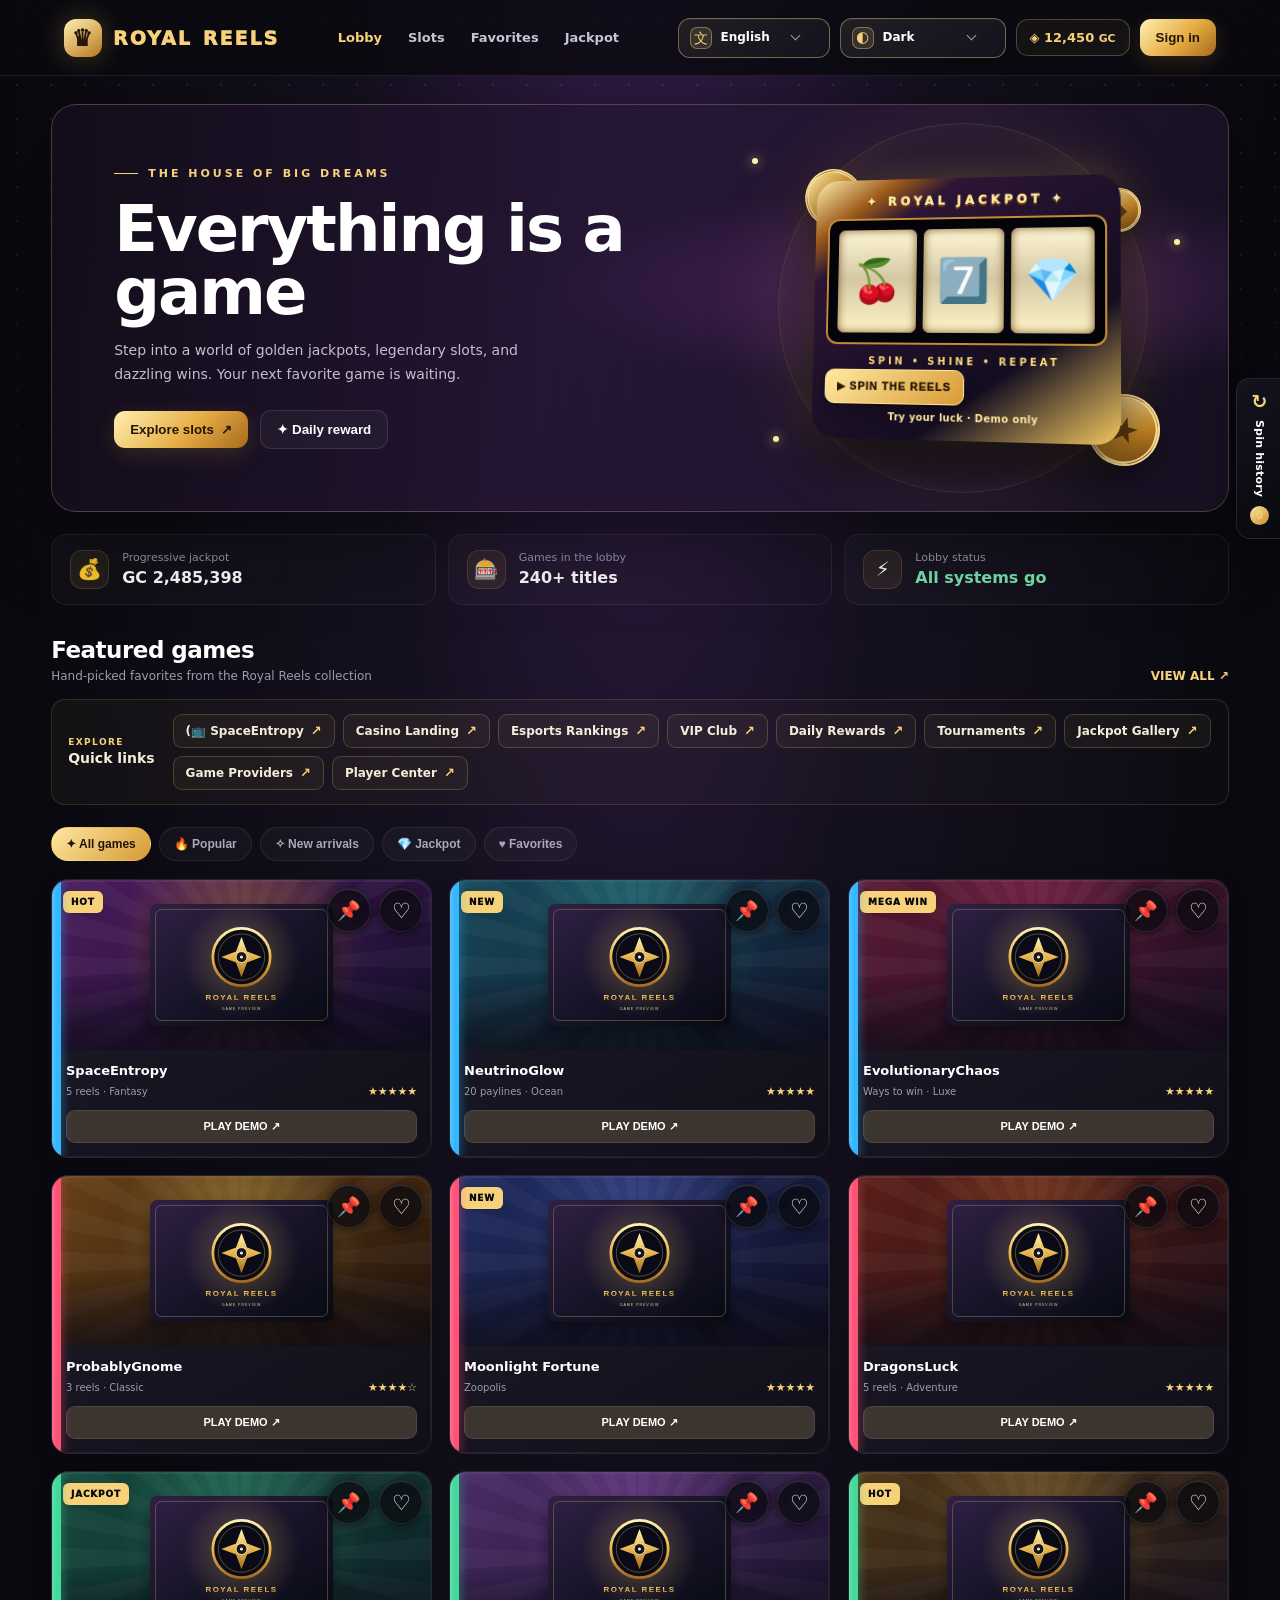
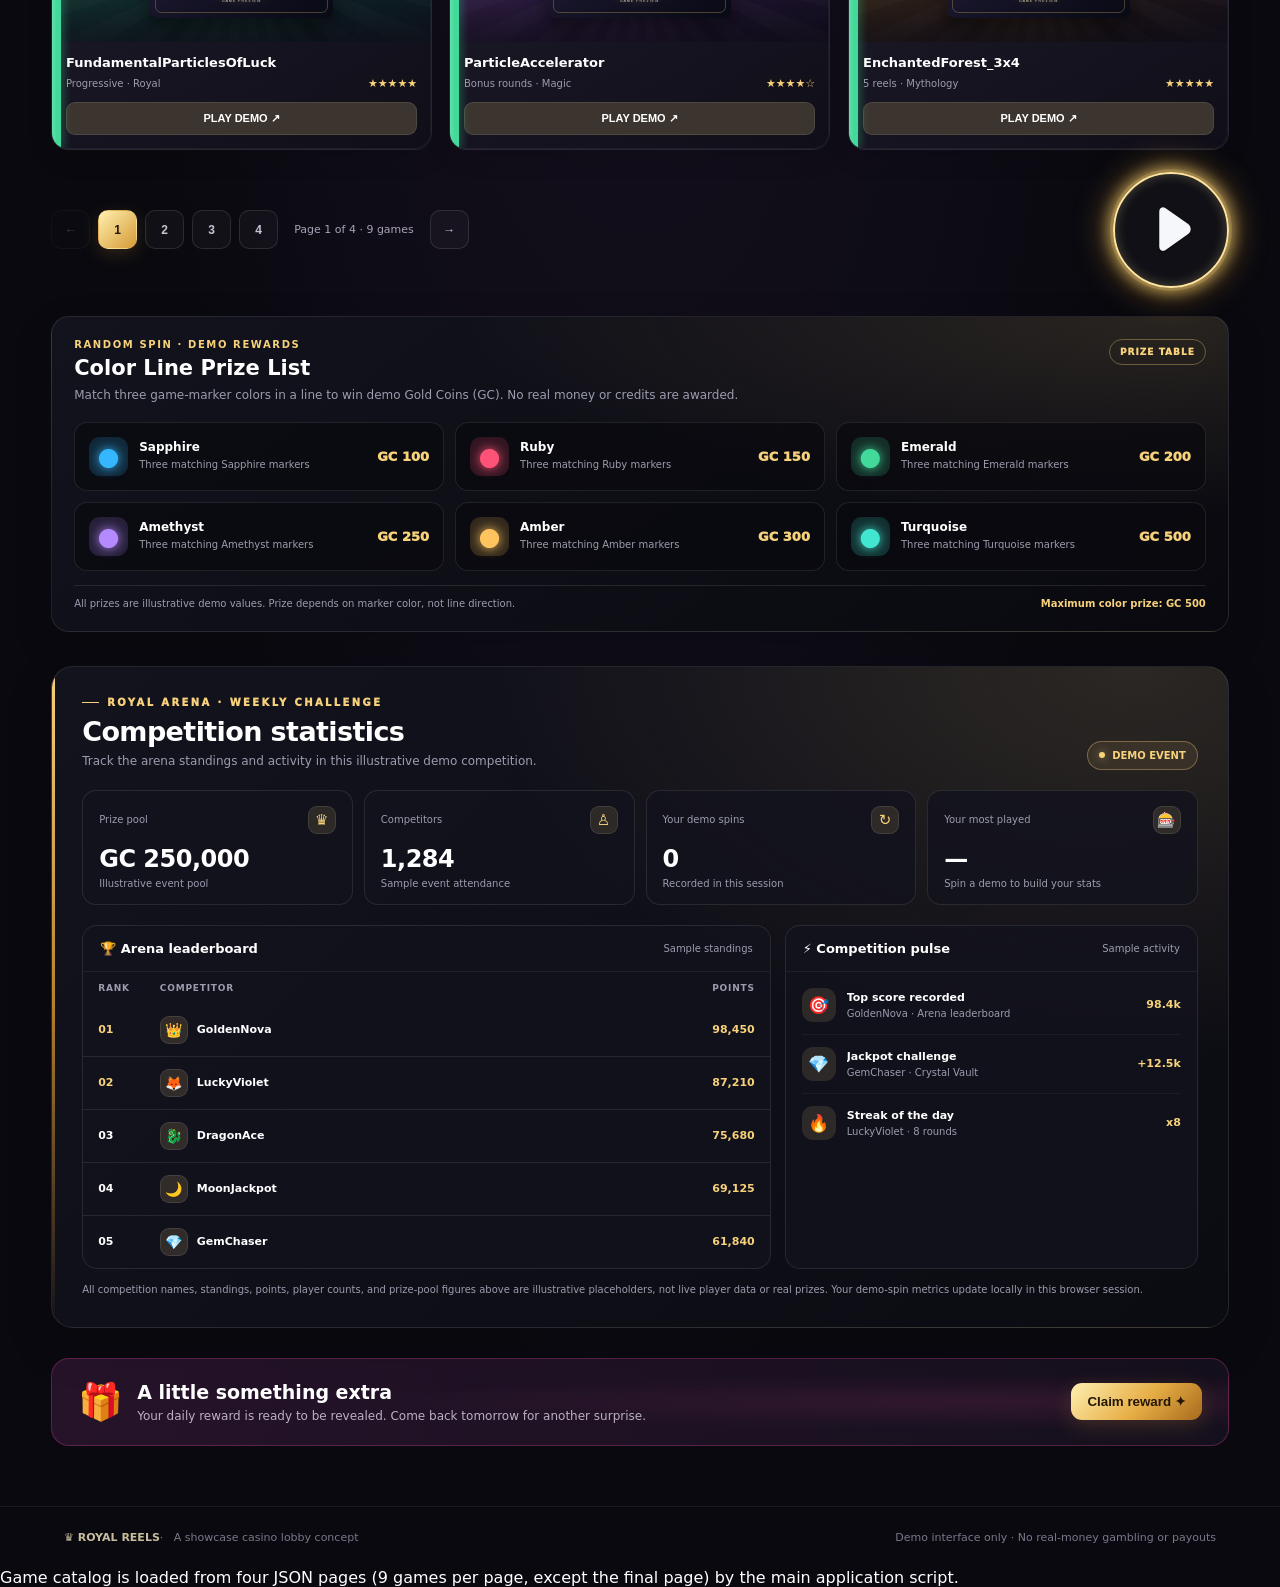
<file: index.html>
<html lang="en">
<head>
<meta charset="utf-8"/>
<meta content="width=device-width, initial-scale=1" name="viewport"/>
<title data-i18n="royal_reels_casino_lobby"></title>
<link href="./styles.css?v=homepage-custom-links-1" rel="stylesheet"/>
</head>
<body>
<header>
<div class="brand">
<div class="brand-mark">
♛
        </div><span data-i18n="royal"></span><span data-i18n="reels"></span>
</div>
<nav class="nav-links">
<a class="active" data-i18n="lobby" href="#lobby"></a><a data-i18n="slots" href="#games"></a><a data-i18n="favorites" href="#favorites"></a><a data-i18n="jackpot" href="#jackpot"></a>
</nav>
<div class="actions"><div class="language-picker-wrap" id="languagePickerWrap">
<span aria-hidden="true" class="language-picker-icon">文</span>
<button aria-expanded="false" aria-haspopup="listbox" class="language-picker-trigger" data-i18n-aria-label="language_aria" id="languagePickerTrigger" type="button"><span id="languagePickerCurrent" data-i18n="language_english"></span><span aria-hidden="true" class="language-picker-chevron"></span></button>
<div class="language-picker-menu" hidden id="languagePickerMenu" role="listbox" data-i18n-aria-label="language_aria">
<button class="language-picker-option is-selected" data-language-value="en" role="option" aria-selected="true" type="button"><span class="language-option-flag">EN</span><span data-i18n="language_english"></span><span aria-hidden="true" class="language-option-check">✓</span></button>
<button class="language-picker-option" data-language-value="fr" role="option" aria-selected="false" type="button"><span class="language-option-flag">FR</span><span data-i18n="language_french"></span><span aria-hidden="true" class="language-option-check">✓</span></button>
<button class="language-picker-option" data-language-value="ru" role="option" aria-selected="false" type="button"><span class="language-option-flag">RU</span><span data-i18n="language_russian"></span><span aria-hidden="true" class="language-option-check">✓</span></button>
<button class="language-picker-option" data-language-value="bg" role="option" aria-selected="false" type="button"><span class="language-option-flag">BG</span><span data-i18n="language_bulgarian"></span><span aria-hidden="true" class="language-option-check">✓</span></button>
</div></div>
<div class="theme-picker-wrap" id="themePickerWrap">
<span aria-hidden="true" class="theme-picker-icon">◐</span>
<button aria-expanded="false" aria-haspopup="listbox" class="theme-picker-trigger" data-i18n-aria-label="choose_page_theme_attr1" id="themePickerTrigger" type="button">
<span data-i18n="dark" id="themePickerCurrent"></span>
<span aria-hidden="true" class="theme-picker-chevron"></span>
</button>
<div class="theme-picker-menu" data-i18n-aria-label="page_themes_attr1" hidden="" id="themePickerMenu" role="listbox">
<button class="theme-picker-option" data-theme-value="dark" role="option" type="button"><span class="theme-option-swatch theme-swatch-dark"></span><span data-i18n="dark_2"></span><span aria-hidden="true" class="theme-option-check">✓</span></button>
<button class="theme-picker-option" data-theme-value="light" role="option" type="button"><span class="theme-option-swatch theme-swatch-light"></span><span data-i18n="light"></span><span aria-hidden="true" class="theme-option-check">✓</span></button>
<button class="theme-picker-option" data-theme-value="neon" role="option" type="button"><span class="theme-option-swatch theme-swatch-neon"></span><span data-i18n="neon"></span><span aria-hidden="true" class="theme-option-check">✓</span></button>
<button class="theme-picker-option" data-theme-value="clear" role="option" type="button"><span class="theme-option-swatch theme-swatch-clear"></span><span data-i18n="clear"></span><span aria-hidden="true" class="theme-option-check">✓</span></button>
<button class="theme-picker-option" data-theme-value="granite" role="option" type="button"><span class="theme-option-swatch theme-swatch-granite"></span><span data-i18n="granite"></span><span aria-hidden="true" class="theme-option-check">✓</span></button>
<button class="theme-picker-option" data-theme-value="sunset" role="option" type="button"><span class="theme-option-swatch theme-swatch-sunset"></span><span data-i18n="sunset"></span><span aria-hidden="true" class="theme-option-check">✓</span></button>
<button class="theme-picker-option" data-theme-value="waterfall" role="option" type="button"><span class="theme-option-swatch theme-swatch-waterfall"></span><span data-i18n="waterfall"></span><span aria-hidden="true" class="theme-option-check">✓</span></button>
</div>
</div>
<div class="balance">
◈ 12,450 <small data-i18n="gc"></small>
</div>
<button class="btn btn-gold" data-i18n="sign_in" id="signIn"></button>
</div>
</header>
<main id="lobby">
<section class="hero">
<div class="hero-copy">
<div class="eyebrow" data-i18n="the_house_of_big_dreams"></div>
<h1 data-i18n="everything_is_a_game"></h1>
<p data-i18n="step_into_a_world_of_golden_jackpots_legendary_s"></p>
<div class="hero-cta">
<button class="btn btn-gold" data-i18n="explore_slots" onclick="document.querySelector('#games').scrollIntoView({behavior:'smooth'})"></button>
<button class="btn btn-ghost" data-i18n="daily_reward" id="daily"></button>
</div>
</div>
<div class="hero-art" id="heroArt">
<div class="halo">
</div>
<div class="coin c1">
♛
          </div>
<div class="coin c2">
★
          </div>
<div class="coin c3">
◆
          </div>
<div class="light l1">
</div>
<div class="light l2">
</div>
<div class="light l3">
</div>
<div class="slot-machine">
<div class="slot-top" data-i18n="royal_jackpot"></div>
<div class="reels">
<div class="reel">
🍒
              </div>
<div class="reel">
7️⃣
              </div>
<div class="reel">
💎
              </div>
</div>
<div class="machine-bottom" data-i18n="spin_shine_repeat"></div>
<button class="hero-spin-btn" data-i18n="spin_the_reels" id="heroMiniSpin" type="button"></button>
<div aria-live="polite" class="hero-spin-result" data-i18n="try_your_luck_demo_only" id="heroSpinResult" role="status"></div>
</div>
</div>
</section>
<section class="stats" id="jackpot">
<div class="stat">
<div class="stat-icon">
💰
          </div>
<div>
<small data-i18n="progressive_jackpot"></small><strong data-i18n="gc_2_485_390" id="jackpotValue"></strong>
</div>
</div>
<div class="stat">
<div class="stat-icon">
🎰
          </div>
<div>
<small data-i18n="games_in_the_lobby"></small><strong data-i18n="240_titles"></strong>
</div>
</div>
<div class="stat">
<div class="stat-icon">
⚡
          </div>
<div>
<small data-i18n="lobby_status"></small><strong data-i18n="all_systems_go" style="color:#75e6ad"></strong>
</div>
</div>
</section>
<section id="games">
<div class="section-head">
<div>
<h2 data-i18n="featured_games"></h2>
<p data-i18n="hand_picked_favorites_from_the_royal_reels_colle"></p>
</div>
<a class="view-all" data-i18n="view_all" href="#games" id="viewAll"></a>
</div>
<section class="homepage-custom-links" data-i18n-aria-label="custom_links_attr2">
<div class="homepage-custom-links-heading">
<span data-i18n="explore"></span>
<strong data-i18n="quick_links"></strong>
</div>
<div aria-live="polite" class="homepage-custom-link-list" id="homepageCustomLinkList">
<p class="homepage-custom-links-status" data-i18n="loading_links"></p>
</div>
</section>
<div class="filters" id="filters">
<button class="filter active" data-filter="all" data-i18n="all_games"></button>
<button class="filter" data-filter="popular" data-i18n="popular"></button>
<button class="filter" data-filter="new" data-i18n="new_arrivals"></button>
<button class="filter" data-filter="jackpot" data-i18n="jackpot_2"></button>
<button class="filter" data-filter="favorites" data-i18n="favorites_2" id="favorites"></button>
<button class="btn btn-gold favorites-open-all" data-i18n="open_all_favorites_in_auto_arrange" hidden="" id="openAllFavorites" type="button"></button>
</div>
<div class="games" id="gameGrid">
</div>
<div class="pagination" data-i18n-aria-label="game_pages_attr1" id="pagination">
<button class="page-btn" data-i18n-aria-label="previous_page_attr1" id="prevPage" type="button">
←
          </button>
<div id="pageNumbers" style="display:flex;gap:8px;flex-wrap:wrap;justify-content:center">
</div>
<span class="page-status" data-i18n="page_1_of_4" id="pageStatus"></span>
<button class="page-btn" data-i18n-aria-label="next_page_attr1" id="nextPage" type="button">
→
          </button>
<div aria-live="polite" class="win-message-inline" hidden="" id="winMessageInline" role="status">
<span class="win-description" id="winMessageInlineText"></span><span class="win-prize" data-i18n-aria-label="prize_attr1" id="winMessageInlinePrize"></span>
<button data-i18n-aria-label="close_win_message_attr1" data-i18n-title="close_attr1" id="winMessageInlineClose" type="button">
×
            </button>
</div>
<button class="page-btn random-page-btn" data-i18n-aria-label="spin_for_nine_random_games_attr1" data-i18n-title="spin_for_nine_random_games_attr2" id="randomGames" type="button">
<svg aria-hidden="true" class="spin-icon" focusable="false" viewbox="0 0 64 64"><path d="M15.4 11.2C15.4 8.4 18.4 6.8 20.8 8.4L46.1 26.1C49.5 28.5 49.5 33.5 46.1 35.9L20.8 53.6C18.4 55.2 15.4 53.6 15.4 50.8Z" stroke="currentColor" stroke-linecap="round" stroke-linejoin="round" stroke-width="0.7"></path></svg>
</button>
</div>
<section aria-labelledby="gameComparisonTitle" class="game-comparison" hidden="" id="gameComparison">
<div class="compare-head">
<div class="compare-title-wrap">
<span aria-hidden="true" class="compare-title-icon">⇄</span>
<div>
<h3 data-i18n="compare_games" id="gameComparisonTitle"></h3>
<p data-i18n="pin_games_from_any_page_to_compare_their_feature"></p>
</div>
</div>
<div class="compare-head-actions">
<span class="compare-count" data-i18n="0_of_4_selected" id="compareCount"></span>
<button class="compare-action" data-i18n="open_all_in_auto_arrange" data-i18n-title="open_all_selected_games_in_automatically_arrange_attr1" id="openComparedGames" type="button"></button>
<button class="compare-action" data-i18n="clear_all" id="clearComparison" type="button"></button>
<button class="compare-action" data-i18n="hide" id="closeComparison" type="button"></button>
</div>
</div>
<div class="compare-empty" data-i18n="use_the_pin_icon_on_any_game_card_to_add_it_here" id="compareEmpty"></div>
<div class="compare-table-wrap" hidden="" id="compareTableWrap">
<table class="compare-table" data-i18n-aria-label="selected_game_comparison_attr1" id="compareTable">
</table>
</div>
</section>
<button class="compare-action compare-restore" data-i18n="show_comparison" hidden="" id="showComparison" type="button"></button>
<section aria-labelledby="linePrizesTitle" class="line-prizes" id="linePrizes">
<div class="line-prizes-head">
<div>
<div class="line-prizes-kicker" data-i18n="random_spin_demo_rewards"></div>
<h3 data-i18n="color_line_prize_list" id="linePrizesTitle"></h3>
<p data-i18n="match_three_game_marker_colors_in_a_line_to_win_"></p>
</div>
<span class="line-prizes-chip" data-i18n="prize_table"></span>
</div>
<div class="line-prize-grid line-prize-colors" id="linePrizeGrid">
<p data-i18n="loading_win_rules"></p>
</div>
<div class="line-prizes-foot" id="linePrizesFoot">
<span data-i18n="all_prizes_are_illustrative_demo_values_prize_de"></span><strong data-i18n="loading_prize_table" id="maxColorPrize"></strong>
</div>
</section>
</section>
<section aria-labelledby="competitionTitle" class="competition" id="competitionStats">
<div class="competition-head">
<div>
<div class="competition-kicker" data-i18n="loading_statistics"></div>
<h2 data-i18n="competition_statistics" id="competitionTitle"></h2>
<p data-i18n="loading_demo_competition_data"></p>
</div>
<span class="competition-badge" data-i18n="demo_event"></span>
</div>
<div id="competitionStatsContent">
<p data-i18n="loading_statistics_json"></p>
</div>
</section>
<section class="promo">
<div class="promo-left">
<div class="spark">
🎁
          </div>
<div>
<h3 data-i18n="a_little_something_extra"></h3>
<p data-i18n="your_daily_reward_is_ready_to_be_revealed_come_b"></p>
</div>
</div>
<button class="btn btn-gold" data-i18n="claim_reward" id="claim"></button>
</section>
</main>
<nav class="mobile-bottom-nav" aria-label="Mobile navigation">
  <a class="mobile-nav-item active" href="#lobby" data-mobile-nav="lobby"><span aria-hidden="true">⌂</span><span data-i18n="lobby"></span></a>
  <a class="mobile-nav-item" href="#games" data-mobile-nav="games"><span aria-hidden="true">▦</span><span data-i18n="slots"></span></a>
  <a class="mobile-nav-item" href="#favorites" data-mobile-nav="favorites"><span aria-hidden="true">♡</span><span data-i18n="favorites"></span></a>
  <a class="mobile-nav-item" href="#gameComparison" data-mobile-nav="compare"><span aria-hidden="true">⇄</span><span data-i18n="compare_games"></span></a>
</nav>
<button aria-controls="spinHistoryPanel" aria-expanded="false" class="history-toggle" id="historyToggle" type="button">
<span class="history-toggle-icon">↻</span><span data-i18n="spin_history"></span><span class="history-count" id="historyCount">0</span>
</button>
<aside aria-hidden="true" class="spin-history-panel" data-i18n-aria-label="spin_history_attr4" id="spinHistoryPanel">
<div class="history-header">
<div>
<div class="history-eyebrow" data-i18n="royal_reels"></div>
<h2 data-i18n="spin_history_2"></h2>
<p data-i18n="recent_demo_activity"></p>
</div>
<button class="history-close" data-i18n-aria-label="close_spin_history_attr1" id="historyClose" type="button">
×
        </button>
</div>
<div class="history-tabs" data-i18n-aria-label="sidebar_activity_attr1" role="tablist">
<button aria-controls="spinHistoryView" aria-selected="true" class="history-tab active" id="spinHistoryTab" role="tab" type="button"><span data-i18n="spin_history_3"></span><span id="historyCount">0</span>
</button>
<button aria-controls="transactionsView" aria-selected="false" class="history-tab" id="transactionsTab" role="tab" type="button"><span data-i18n="transactions"></span><span id="transactionCount">0</span>
</button>
</div>
<section aria-labelledby="spinHistoryTab" class="history-tab-view" id="spinHistoryView" role="tabpanel">
<div class="history-summary">
<span class="history-summary-icon">↻</span>
<div>
<strong data-i18n="0_spins" id="historyTotal"></strong><small data-i18n="session_total_demo_only"></small>
</div>
</div>
<div class="history-notice" data-i18n="demo_spins_only_no_wagers_payouts_or_real_credit"></div>
<div class="history-list" id="historyList">
<div class="history-empty">
<span>🎰</span><strong data-i18n="no_spins_yet"></strong>
<p><span data-i18n="launch_a_demo_and_press"></span><b data-i18n="spin_demo"></b><span data-i18n="to_see_activity_here"></span></p>
</div>
</div>
<div class="history-footer">
<span data-i18n="latest_first"></span>
<button data-i18n="clear_history" id="historyClear" type="button"></button>
</div>
</section>
<section aria-labelledby="transactionsTab" class="history-tab-view" hidden="" id="transactionsView" role="tabpanel">
<div class="history-summary">
<span class="history-summary-icon">◈</span>
<div>
<strong data-i18n="transactions_2" id="transactionTotal"></strong><small data-i18n="sample_account_demo_data" id="transactionUserLabel"></small>
</div>
</div>
<div class="history-notice" data-i18n="illustrative_transactions_loaded_from_users_json"></div>
<div class="history-list transaction-list" id="transactionList">
<div class="history-empty">
<span>↔</span><strong data-i18n="loading_transactions"></strong>
</div>
</div>
<div class="history-footer">
<span data-i18n="newest_first"></span><span data-i18n="read_only_demo"></span>
</div>
</section>
</aside>
<div aria-hidden="false" class="modal-backdrop" id="gameWorkspace">
<div class="workspace-toolbar" id="workspaceToolbar">
<span data-i18n="open_games_0" id="openGameCount"></span>
<button aria-checked="false" class="arrange-switch" data-i18n-title="keep_open_game_windows_automatically_arranged_attr1" id="autoArrangeGames" role="switch" type="button">
<span aria-hidden="true" class="arrange-switch-track"><span class="arrange-switch-thumb"></span></span><span class="arrange-switch-label" data-i18n="auto_arrange"></span>
</button>
<button class="btn btn-ghost" data-i18n="close_all" id="closeAllGames" type="button"></button>
</div>
<aside class="workspace-sidebar" data-i18n-aria-label="games_on_the_current_catalog_page_attr1" id="workspaceSidebar">
<button class="workspace-sidebar-toggle" id="workspaceSidebarToggle" type="button" aria-expanded="false" aria-controls="workspaceSidebarContent">
<span class="workspace-sidebar-toggle-label">Current page games</span>
<span class="workspace-sidebar-toggle-page" id="workspaceSidebarTogglePage">Page 1</span>
<span class="workspace-sidebar-toggle-icon" aria-hidden="true">⌄</span>
</button>
<div class="workspace-sidebar-content" id="workspaceSidebarContent">
<div class="workspace-sidebar-heading">
<span data-i18n="current_page"></span>
<strong data-i18n="page_1" id="workspacePageLabel"></strong>
</div>
<div class="workspace-sidebar-controls" data-i18n-aria-label="game_page_navigation_attr1">
<button class="workspace-random-btn" data-i18n="random" id="workspaceRandomGames" type="button"></button>
<div class="workspace-page-navigation">
<button class="workspace-page-arrow" data-i18n-aria-label="previous_page_attr2" data-i18n-title="previous_page_attr3" id="workspacePrevPage" type="button">‹</button>
<div class="workspace-page-numbers" data-i18n-aria-label="catalog_pages_attr1" id="workspacePageNumbers"></div>
<button class="workspace-page-arrow" data-i18n-aria-label="next_page_attr2" data-i18n-title="next_page_attr3" id="workspaceNextPage" type="button">›</button>
</div>
</div>
<section class="workspace-custom-links" data-i18n-aria-label="custom_links_attr3">
<div class="workspace-custom-links-heading" data-i18n="custom_links"></div>
<div aria-live="polite" class="workspace-custom-link-list" id="workspaceCustomLinkList"></div>
</section>
<div aria-live="polite" class="workspace-game-list" id="workspaceGameList"></div>
</div>
</aside>
</div>
<footer>
<div>
<strong data-i18n="royal_reels_2"></strong><span data-i18n="a_showcase_casino_lobby_concept"></span></div>
<div data-i18n="demo_interface_only_no_real_money_gambling_or_pa"></div>
</footer>
<div aria-live="polite" class="toast" id="toast" role="status">
<span id="toastMessage"></span>
<button class="toast-close" data-i18n-aria-label="close_message_attr1" data-i18n-title="close_attr2" id="toastClose" type="button">
×
      </button>
</div>
<span data-i18n="game_catalog_is_loaded_from_four_json_pages_9_ga"></span>
<script src="./js/i18n.js"></script>
<script src="./js/app.js"></script>
<script id="theme-controller" src="./js/theme-controller.js"></script>
</body>
</html>
</file>
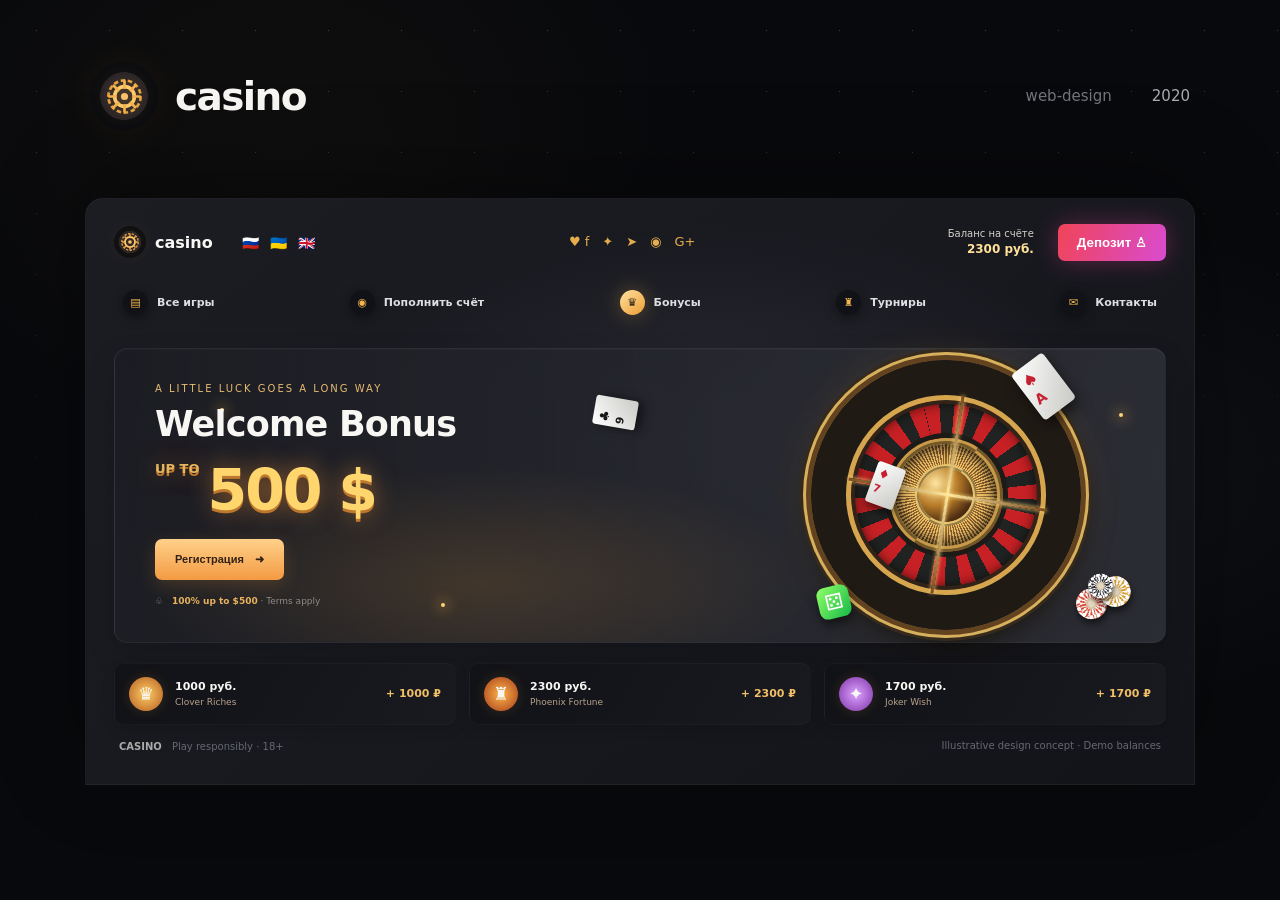
<file: pages/casino-landing.html>
<!DOCTYPE html>

<html lang="en">
<head>
<meta charset="utf-8"/><meta content="width=device-width,initial-scale=1" name="viewport"/>
<title data-page-i18n="p_ec4b4d8ba0d8">Casino — Royal Reels</title>
<style>
:root{--gold:#ffb74b;--gold2:#ffe19a;--bg:#08090c;--panel:#17181e;--muted:#888991;--white:#f8f7f4;--line:#ffffff0b}*{box-sizing:border-box}html{background:var(--bg);color:var(--white);font-family:Inter,ui-sans-serif,system-ui,-apple-system,"Segoe UI",sans-serif}body{margin:0;min-height:100vh;background:radial-gradient(ellipse at 22% 15%,#4b3b211c,transparent 29%),radial-gradient(ellipse at 75% 52%,#777d9714,transparent 40%),#08090c;overflow-x:hidden}body:before{content:"";position:fixed;inset:0;pointer-events:none;opacity:.22;background-image:radial-gradient(#fff 0.55px,transparent .7px);background-size:73px 61px;mask-image:linear-gradient(#000,transparent 78%)}.shell{width:min(1110px,calc(100% - 42px));margin:auto;padding:62px 0 60px}.masthead{display:flex;align-items:center;justify-content:space-between;margin:0 5px 68px}.brand{display:flex;align-items:center;gap:17px;font-size:clamp(26px,3.2vw,39px);font-weight:650;letter-spacing:-1.6px}.brandmark{width:68px;height:68px;border-radius:50%;display:grid;place-items:center;background:radial-gradient(circle,#242127 0 49%,#0c0d10 50%);box-shadow:0 0 44px #ffb74b12}.brandmark svg{width:43px;height:43px;filter:drop-shadow(0 0 9px #ffad3c55)}.edition{display:flex;gap:40px;color:#74747c;font-size:15px}.edition span:last-child{color:#aaaab0}.window{background:linear-gradient(140deg,#1c1d23,#17181e 60%,#131419);border:1px solid #ffffff08;border-radius:18px 18px 0 0;padding:22px 28px 30px;box-shadow:0 -20px 90px #0005;position:relative;overflow:hidden}.window:before{content:"";position:absolute;inset:0;background:radial-gradient(ellipse at 58% 40%,#aeb5c41b,transparent 42%);pointer-events:none}.topbar,.nav,.hero,.games{position:relative;z-index:1}.topbar{display:flex;align-items:center;gap:24px;min-height:42px}.mini-brand{display:flex;align-items:center;gap:9px;font-weight:650;white-space:nowrap}.mini-brand .brandmark{width:32px;height:32px;box-shadow:none}.mini-brand .brandmark svg{width:22px;height:22px}.flags{display:flex;gap:8px;margin-left:4px}.flag{width:20px;height:15px;display:grid;place-items:center;font-size:14px;border-radius:2px;overflow:hidden}.socials{display:flex;gap:10px;color:#e5ad4c;font-size:13px;margin:auto}.balance{font-size:10px;line-height:1.4;color:#d6d2cb;text-align:right;white-space:nowrap}.balance b{display:block;color:var(--gold2);font-size:12px}.deposit{border:0;color:white;font-weight:700;padding:11px 19px;border-radius:7px;background:linear-gradient(110deg,#f04458,#d94bd0);box-shadow:0 0 24px #e9419c55;cursor:pointer}.nav{display:flex;align-items:center;justify-content:space-between;gap:8px;margin:20px 0 26px}.nav a{display:flex;align-items:center;gap:9px;text-decoration:none;color:#dddde2;font-size:11px;font-weight:600;white-space:nowrap;padding:7px 9px;border-radius:22px}.nav a:hover{background:#ffffff08}.nav i{width:25px;height:25px;border-radius:50%;display:grid;place-items:center;background:#111217;color:#f5b64f;font-style:normal;box-shadow:0 3px 12px #0007}.nav a.active i{background:linear-gradient(140deg,#ffe2a0,#ed9c32);color:#292018;box-shadow:0 0 20px #ffbd5550}.hero{min-height:292px;border:1px solid #ffffff0a;border-radius:13px;background:linear-gradient(105deg,#202127ef,#292a31d9 52%,#34363dba);overflow:visible;display:flex;align-items:center;padding:34px 40px;box-shadow:inset 0 1px #ffffff08,0 12px 30px #0002}.hero:before{content:"";position:absolute;inset:0;border-radius:13px;background:radial-gradient(ellipse at 35% 80%,#ffad3b25,transparent 35%),linear-gradient(90deg,#16171d55,transparent 80%);pointer-events:none}.hero-copy{position:relative;z-index:4;width:55%}.eyebrow{font-size:10px;letter-spacing:2px;text-transform:uppercase;color:#e9bb73;margin-bottom:12px}.hero h1{font-size:clamp(25px,3vw,35px);letter-spacing:-.8px;line-height:1.08;margin:0 0 18px}.amount{font-size:clamp(39px,5vw,57px);line-height:1;font-weight:900;letter-spacing:-2px;color:#ffd66d;text-shadow:0 3px 0 #bd782e,0 0 23px #ff9b3a8c;margin:0 0 20px}.amount small{font-size:13px;letter-spacing:0;color:#e5b45c;vertical-align:top;margin-right:8px}.cta{border:0;border-radius:7px;padding:13px 20px;background:linear-gradient(180deg,#ffd18a,#f39a42);color:#332115;font-weight:750;font-size:11px;box-shadow:0 5px 18px #ed9c3d30;cursor:pointer}.fineprint{margin-top:15px;color:#8e8b87;font-size:9px}.fineprint b{color:#eab35e}.roulette-scene{position:absolute;right:0;top:0;bottom:0;width:57%;pointer-events:none}.wheel{position:absolute;width:min(270px,35vw);aspect-ratio:1;right:14%;top:50%;transform:translateY(-50%) rotate(-11deg);border-radius:50%;background:radial-gradient(circle at 50% 50%,#e0b35e 0 8%,#6b4520 8.5% 10%,#2c251a 10.5% 15%,#e4b85e 15.5% 17%,#191a19 18% 23%,#d5a64e 23.5% 25%,#171717 25.5% 29%,#bd8b3b 29.5% 31%,#28201a 31.5% 37%,#a46a25 37.5% 39%,#111 39.5% 44%,#e2b354 44.5% 47%,#5c371b 47.5% 49%,#d8ac52 49.5% 51%,#201a14 52%);box-shadow:0 0 0 5px #62421f,0 0 0 8px #d6b05d,0 0 0 11px #362a1c,0 15px 28px #000a,0 0 42px #ffb33a2b}.wheel:before{content:"";position:absolute;inset:13%;border-radius:50%;background:repeating-conic-gradient(from -3deg,#c82125 0deg 9.72deg,#202321 9.72deg 19.44deg);border:5px solid #d5a64e;box-shadow:inset 0 0 0 4px #322319,inset 0 0 15px #000}.wheel:after{content:"";position:absolute;inset:29%;border-radius:50%;background:repeating-conic-gradient(#e8bc66 0 2deg,#7c542a 2deg 4deg),radial-gradient(circle,#d5a64e,#5a3618 60%,#201812);border:6px ridge #c69a48;box-shadow:0 0 0 5px #1d1b17, inset 0 0 15px #000}.hub{position:absolute;z-index:2;left:50%;top:50%;transform:translate(-50%,-50%);width:23%;aspect-ratio:1;border-radius:50%;background:radial-gradient(circle at 35% 25%,#ffe6a0,#b77b28 42%,#4e2d13 74%);border:4px ridge #e7c26d;box-shadow:0 0 18px #ffc55777}.spoke{position:absolute;z-index:3;left:50%;top:50%;height:37%;width:3px;background:linear-gradient(#ffe9a0,#7b4d20);transform-origin:top;box-shadow:0 0 4px #ffda79}.spoke.s1{transform:rotate(20deg)}.spoke.s2{transform:rotate(110deg)}.spoke.s3{transform:rotate(200deg)}.spoke.s4{transform:rotate(290deg)}.card{position:absolute;z-index:3;width:39px;height:57px;border-radius:4px;background:linear-gradient(135deg,#fff,#c9c9c5);color:#171717;box-shadow:0 7px 13px #0008;font-size:17px;padding:5px;font-weight:800}.card.red{color:#c52131}.card.c1{right:17%;top:3%;transform:rotate(-37deg)}.card.c2{left:5%;top:12%;transform:rotate(-80deg) scale(.75)}.card.c3{left:50%;top:37%;transform:rotate(20deg) scale(.75)}.chips{position:absolute;z-index:4;width:66px;height:35px;right:4%;bottom:9%;transform:rotate(-14deg)}.chip{position:absolute;bottom:0;width:31px;height:31px;border-radius:50%;background:repeating-conic-gradient(#fff 0 10deg,#d74c35 10deg 20deg);border:4px dotted #fff;box-shadow:0 5px 7px #0008}.chip:after{content:"";position:absolute;inset:6px;border-radius:50%;background:#e5d8c0;border:2px solid #d5c4a6}.chip:nth-child(2){left:26px;bottom:6px;background:repeating-conic-gradient(#fff 0 10deg,#d59b32 10deg 20deg)}.chip:nth-child(3){left:13px;bottom:15px;transform:scale(.8);background:repeating-conic-gradient(#fff 0 10deg,#292b31 10deg 20deg)}.dice{position:absolute;z-index:4;left:42%;bottom:8%;width:32px;height:32px;border-radius:8px;background:linear-gradient(135deg,#91ff68,#16b947);transform:rotate(-13deg);box-shadow:0 6px 10px #0007;color:white;font-size:21px;line-height:32px;text-align:center}.spark{position:absolute;width:4px;height:4px;border-radius:50%;background:#ffd17a;box-shadow:0 0 13px 3px #ffb94a66}.spark.a{left:10%;top:20%}.spark.b{left:31%;bottom:12%}.spark.c{right:4%;top:22%}.games{display:grid;grid-template-columns:repeat(3,1fr);gap:13px;margin-top:20px}.game{display:flex;align-items:center;gap:12px;min-width:0;padding:13px 14px;border:1px solid #ffffff07;border-radius:10px;background:linear-gradient(120deg,#111217,#191a20);box-shadow:0 5px 14px #0002}.avatar{width:34px;height:34px;flex:none;display:grid;place-items:center;border-radius:50%;font-size:18px;background:radial-gradient(circle,#ffcd62,#b15b22);box-shadow:0 0 14px #ffb34825}.game:nth-child(2) .avatar{background:radial-gradient(circle,#ffb54c,#a33a18)}.game:nth-child(3) .avatar{background:radial-gradient(circle,#dca2ff,#7d31a5)}.game strong{display:block;font-size:11px;margin-bottom:4px}.game small{display:block;color:#b6a28a;font-size:9px}.game .prize{margin-left:auto;color:#f1bf67;font-size:11px;font-weight:800;white-space:nowrap}.below{display:flex;justify-content:space-between;color:#666871;font-size:10px;padding:15px 5px 0}.below b{color:#aaa}.mobile-only{display:none}@media(max-width:700px){.shell{width:calc(100% - 20px);padding-top:28px}.masthead{margin-bottom:34px}.brandmark{width:48px;height:48px}.brandmark svg{width:32px;height:32px}.edition{gap:12px;font-size:11px}.window{padding:16px 13px 20px}.topbar{gap:10px;flex-wrap:wrap}.socials{display:none}.balance{margin-left:auto}.deposit{padding:10px 12px}.nav{overflow-x:auto;justify-content:flex-start;padding-bottom:5px}.nav a{font-size:10px;padding:6px}.hero{min-height:390px;align-items:flex-start;padding:27px 22px}.hero-copy{width:100%}.hero h1{max-width:220px}.amount{font-size:49px}.roulette-scene{width:100%;top:95px;opacity:.82}.wheel{width:205px;right:3%;top:63%}.hero-copy{z-index:5}.cta{margin-top:0}.games{grid-template-columns:1fr}.game{padding:11px}.below{gap:12px;flex-wrap:wrap}.card.c1{right:6%;top:15%}.card.c2{left:6%;top:42%}.dice{left:55%;bottom:6%}}@media(min-width:701px) and (max-width:950px){.shell{width:calc(100% - 28px)}.window{padding:18px}.topbar{gap:12px}.nav a{font-size:10px;padding:6px}.hero{padding:28px}.wheel{width:235px;right:8%}.games{gap:8px}.game{padding:10px}.game .prize{font-size:10px}}
</style></head>
<body><main class="shell">
<header class="masthead"><div class="brand"><span class="brandmark"><svg aria-hidden="true" fill="none" viewbox="0 0 48 48"><circle cx="24" cy="24" r="18" stroke="#e7a33f" stroke-dasharray="5 3" stroke-width="3"></circle><circle cx="24" cy="24" r="11" stroke="#ffcc6b" stroke-width="4"></circle><path d="M24 7v7M24 34v7M7 24h7M34 24h7M12 12l5 5M31 31l5 5M36 12l-5 5M17 31l-5 5" stroke="#f6b34f" stroke-linecap="round" stroke-width="3"></path><circle cx="24" cy="24" fill="#f9c26c" r="4"></circle></svg></span><span>casino</span></div><div class="edition"><span>web-design</span><span>2020</span></div></header>
<section aria-label="Casino landing page concept" class="window"><div class="topbar"><div class="mini-brand"><span class="brandmark"><svg fill="none" viewbox="0 0 48 48"><circle cx="24" cy="24" r="18" stroke="#e7a33f" stroke-dasharray="5 3" stroke-width="3"></circle><circle cx="24" cy="24" r="11" stroke="#ffcc6b" stroke-width="4"></circle><path d="M24 7v7M24 34v7M7 24h7M34 24h7M12 12l5 5M31 31l5 5M36 12l-5 5M17 31l-5 5" stroke="#f6b34f" stroke-width="3"></path><circle cx="24" cy="24" fill="#f9c26c" r="4"></circle></svg></span>casino</div><div class="flags"><span class="flag">🇷🇺</span><span class="flag">🇺🇦</span><span class="flag">🇬🇧</span></div><div class="socials">♥ f　✦　➤　◉　G+</div><div class="balance" data-page-i18n="p_4a4d59a22cbc">Баланс на счёте<b>2300 руб.</b></div><button class="deposit" data-page-i18n="p_9d2d37fdcbf0" type="button">Депозит ♙</button></div>
<nav class="nav"><a data-page-i18n="p_0cc6a8427cc6" href="#games"><i>▤</i>Все игры</a><a data-page-i18n="p_1622c219c06e" href="#account"><i>◉</i>Пополнить счёт</a><a class="active" data-page-i18n="p_32b3818be151" href="#bonus"><i>♛</i>Бонусы</a><a data-page-i18n="p_9d47c0f49bfd" href="#tournaments"><i>♜</i>Турниры</a><a data-page-i18n="p_dba0fcb2cbbb" href="#contacts"><i>✉</i>Контакты</a></nav>
<section class="hero" id="bonus"><div class="spark a"></div><div class="spark b"></div><div class="spark c"></div><div class="hero-copy"><div class="eyebrow" data-page-i18n="p_ba4c3a428c26">A little luck goes a long way</div><h1 data-page-i18n="p_d6ae37fd4124">Welcome Bonus</h1><div class="amount"><small data-page-i18n="p_e6023faaa444">UP TO</small>500 $</div><button class="cta" data-page-i18n="p_0b57aa9fccc9" type="button">Регистрация　➜</button><div class="fineprint" data-page-i18n="p_21f3036a164a">♧　<b data-page-i18n="p_e4aa270a24ad">100% up to $500</b> · Terms apply</div></div><div aria-hidden="true" class="roulette-scene"><div class="wheel"><span class="hub"></span><span class="spoke s1"></span><span class="spoke s2"></span><span class="spoke s3"></span><span class="spoke s4"></span></div><div class="card red c1">♠<br/><small>A</small></div><div class="card c2">♣<br/><small>9</small></div><div class="card red c3">♦<br/><small>7</small></div><div class="chips"><span class="chip"></span><span class="chip"></span><span class="chip"></span></div><div class="dice">⚄</div></div></section>
<section class="games" id="games"><article class="game"><div class="avatar">♛</div><div><strong>1000 руб.</strong><small>Clover Riches</small></div><div class="prize">+ 1000 ₽</div></article><article class="game"><div class="avatar">♜</div><div><strong>2300 руб.</strong><small>Phoenix Fortune</small></div><div class="prize">+ 2300 ₽</div></article><article class="game"><div class="avatar">✦</div><div><strong>1700 руб.</strong><small>Joker Wish</small></div><div class="prize">+ 1700 ₽</div></article></section><footer class="below"><span data-page-i18n="p_37e5ba94005b"><b>CASINO</b>　Play responsibly · 18+</span><span data-page-i18n="p_d88b93eb0fc5">Illustrative design concept · Demo balances</span></footer></section></main>
<script>
(() => {
  const files = {
    en: "../locales/pages_ui_en.json",
    fr: "../locales/pages_ui_fr.json",
    ru: "../locales/pages_ui_ru.json",
    bg: "../locales/pages_ui_bg.json"
  };
  let active = new URLSearchParams(location.search).get("rr_lang") || "en";
  async function setPageLanguage(language) {
    const lang = files[language] ? language : "en";
    if (active === lang && document.documentElement.lang === lang) return;
    try {
      const response = await fetch(files[lang], { cache: "no-store" });
      if (!response.ok) throw new Error(`Page locale ${lang}: ${response.status}`);
      const messages = await response.json();
      document.documentElement.lang = lang;
      document.querySelectorAll("[data-page-i18n]").forEach(el => {
        const value = messages[el.dataset.pageI18n];
        if (value !== undefined) el.textContent = value;
      });
      document.title = messages[document.querySelector("title")?.dataset.pageI18n] || document.title;
      active = lang;
    } catch (error) {
      console.error("Unable to apply page language:", error);
    }
  }
  window.addEventListener("message", event => {
    if (event.origin !== location.origin || event.data?.type !== "royalreels:set-language") return;
    setPageLanguage(event.data.language);
  });
  window.addEventListener("DOMContentLoaded", () => setPageLanguage(active));
})();
</script>
</body></html>
</file>
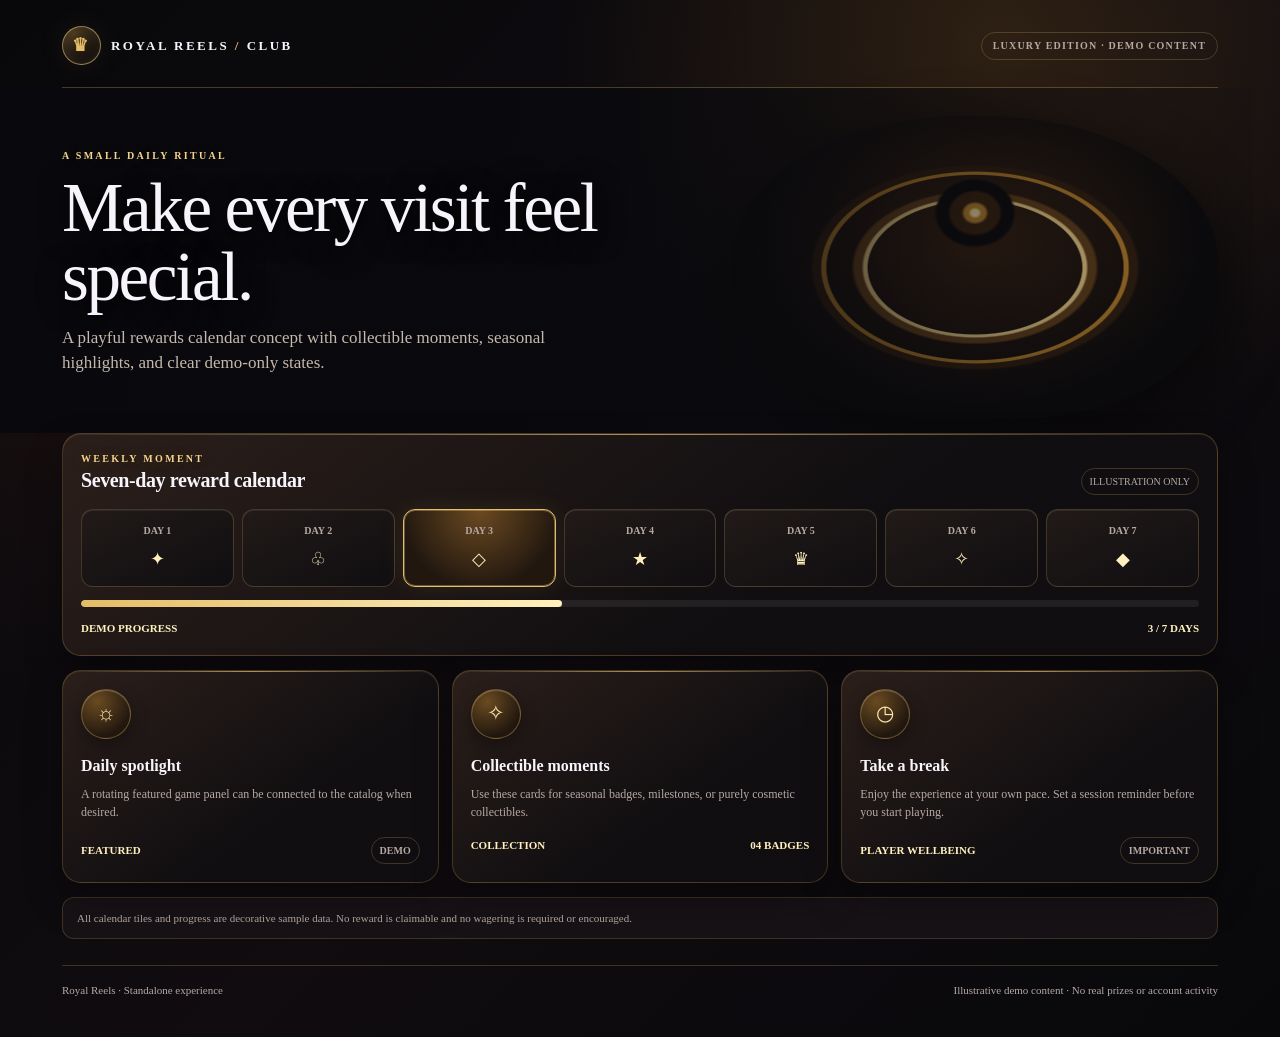
<file: pages/daily-rewards.html>
<!DOCTYPE html>

<html lang="en">
<head>
<meta charset="utf-8"/><meta content="width=device-width,initial-scale=1" name="viewport"/>
<meta content="dark" name="color-scheme"/><title data-page-i18n="p_144a17cd6a78">Daily Rewards · Royal Reels</title>
<style>
:root{--bg:#09090d;--panel:#151218;--panel2:#1c171b;--accent:#e5bd68;--accent2:#fff0be;--muted:#b6a9a4;--line:rgba(229,189,104,.22);--glow:rgba(229,189,104,.12);--font:Georgia, "Times New Roman", serif}
*{box-sizing:border-box}html{min-height:100%;background:var(--bg)}body{margin:0;min-height:100vh;color:#f7f4fb;background:radial-gradient(ellipse at 85% -10%,var(--glow),transparent 42%),var(--bg);font-family:var(--font);font-size:14px;line-height:1.5}
a{color:inherit;text-decoration:none}button{font:inherit;color:inherit;cursor:pointer}.shell{max-width:1180px;margin:auto;padding:26px clamp(16px,4vw,42px) 38px}.top{display:flex;justify-content:space-between;align-items:center;gap:14px;padding-bottom:22px;border-bottom:1px solid var(--line)}.brand{display:flex;align-items:center;gap:10px;font:700 13px/1.2 var(--font);letter-spacing:.19em;text-transform:uppercase}.brand-mark{display:grid;place-items:center;width:34px;height:34px;border:1px solid var(--line);border-radius:11px;color:var(--accent);background:var(--panel);font-size:18px;box-shadow:0 0 26px var(--glow)}.tag{border:1px solid var(--line);border-radius:999px;padding:7px 11px;color:var(--muted);font:700 10px/1.2 var(--font);letter-spacing:.12em;text-transform:uppercase}.hero{position:relative;padding:clamp(28px,6vw,66px) 0 30px}.eyebrow{color:var(--accent2);font:700 10px/1.3 var(--font);letter-spacing:.23em;text-transform:uppercase}h1{margin:12px 0 14px;max-width:800px;font-size:clamp(34px,6vw,66px);line-height:1.02;letter-spacing:-.045em;font-weight:750}.luxury h1{font-weight:500;letter-spacing:-.035em}.hero p{max-width:680px;margin:0;color:var(--muted);font-size:clamp(14px,2vw,17px)}.hero-actions{display:flex;flex-wrap:wrap;gap:10px;margin-top:24px}.btn{display:inline-flex;justify-content:center;align-items:center;gap:8px;min-height:42px;padding:10px 16px;border:1px solid var(--line);border-radius:12px;background:var(--panel2);font-weight:700;transition:transform .18s,border-color .18s,filter .18s}.btn.primary{color:#17120a;background:linear-gradient(135deg,var(--accent2),var(--accent));border-color:transparent}.btn:hover{transform:translateY(-2px);filter:brightness(1.08)}.section-head{display:flex;align-items:end;justify-content:space-between;gap:12px;margin:24px 0 14px}h2{margin:0;font-size:20px;letter-spacing:-.02em}.section-head p{margin:0;color:var(--muted);font-size:12px}.grid{display:grid;grid-template-columns:repeat(3,minmax(0,1fr));gap:13px}.card{position:relative;overflow:hidden;min-width:0;padding:18px;border:1px solid var(--line);border-radius:17px;background:linear-gradient(145deg,var(--panel2),var(--panel));box-shadow:0 12px 32px #0002}.card:before{content:"";position:absolute;top:0;left:18px;right:18px;height:1px;background:linear-gradient(90deg,transparent,var(--accent),transparent);opacity:.7}.icon{display:grid;place-items:center;width:42px;height:42px;border:1px solid var(--line);border-radius:13px;background:var(--glow);color:var(--accent2);font-size:21px;margin-bottom:15px}.card h3{margin:0 0 7px;font-size:16px}.card p{margin:0 0 16px;color:var(--muted);font-size:12px}.meta{display:flex;justify-content:space-between;align-items:center;gap:8px;color:var(--accent2);font-size:11px;font-weight:700}.pill{border:1px solid var(--line);border-radius:999px;padding:5px 8px;color:var(--muted);font-size:10px}.banner{display:flex;justify-content:space-between;align-items:center;gap:20px;margin-top:16px;padding:18px;border:1px solid var(--line);border-radius:17px;background:radial-gradient(ellipse at right,var(--glow),transparent 65%),var(--panel)}.banner strong{display:block;margin-bottom:4px}.banner span{color:var(--muted);font-size:12px}.footer{display:flex;justify-content:space-between;gap:12px;flex-wrap:wrap;margin-top:26px;padding-top:16px;border-top:1px solid var(--line);color:var(--muted);font-size:11px}.note{padding:12px 14px;border:1px solid var(--line);border-radius:12px;color:var(--muted);font-size:11px;background:var(--panel)}.progress{height:7px;overflow:hidden;border-radius:99px;background:#ffffff12;margin:13px 0}.progress span{display:block;height:100%;border-radius:99px;background:linear-gradient(90deg,var(--accent),var(--accent2))}.rank{font-size:23px;font-weight:800;color:var(--accent2);width:34px}.row{display:flex;align-items:center;gap:12px}.row + .row{margin-top:13px;padding-top:13px;border-top:1px solid var(--line)}.row-info{flex:1;min-width:0}.row-info strong{display:block}.row-info small{color:var(--muted)}.score{font-weight:800;color:var(--accent2)}.days{display:grid;grid-template-columns:repeat(7,minmax(0,1fr));gap:8px}.day{padding:13px 5px;text-align:center;border:1px solid var(--line);border-radius:12px;background:var(--panel)}.day b{display:block;font-size:10px;color:var(--muted)}.day span{display:block;margin-top:8px;color:var(--accent2);font-size:18px}.day.active{border-color:var(--accent);box-shadow:0 0 22px var(--glow)}@media(max-width:760px){.grid{grid-template-columns:repeat(2,minmax(0,1fr))}.banner{align-items:flex-start;flex-direction:column}}@media(max-width:480px){.grid{grid-template-columns:1fr}.days{gap:4px}.day{padding:10px 2px}.tag{display:none}.top{padding-bottom:16px}}@media(prefers-reduced-motion:reduce){*,*:before,*:after{transition:none!important;animation:none!important;scroll-behavior:auto!important}}

/* Art-directed visual pass: velvet, polished metal, and dimensional gold. */
body.luxury{background:radial-gradient(ellipse at 78% 4%,rgba(179,119,36,.19),transparent 31%),radial-gradient(ellipse at 5% 38%,rgba(90,40,24,.14),transparent 32%),linear-gradient(135deg,#08080b,#100c10 54%,#08080b)}
.luxury .shell{max-width:1240px}
.luxury .top{border-bottom-color:rgba(237,196,111,.26)}
.luxury .brand-mark{border-radius:50%;width:39px;height:39px;border-color:rgba(245,211,135,.55);background:radial-gradient(circle at 30% 20%,#47351d,#100d0d 72%);box-shadow:inset 0 0 12px #f0c86b22,0 0 28px #d69c3b18}
.luxury .hero{min-height:345px;display:flex;flex-direction:column;justify-content:center;padding:52px 39% 48px 0;isolation:isolate}
.luxury .hero:before{content:"";position:absolute;z-index:-1;inset:0 -3% 0 -7%;background:linear-gradient(90deg,#09090d 0%,#09090df2 42%,#09090d22 100%);pointer-events:none}
.luxury .hero:after{content:"";position:absolute;z-index:-2;right:0;top:8%;width:42%;height:88%;border-radius:48% 48% 42% 42%;background:radial-gradient(ellipse at 50% 32%,#ffe7a8 0 1%,#c28a31 2% 3%,#392410 4% 7%,#0c0b0d 8% 11%,transparent 12%),radial-gradient(ellipse at 50% 50%,transparent 0 31%,#f4d68a 31.5% 32.3%,#65421c 33% 35%,transparent 36%),radial-gradient(ellipse at 50% 50%,transparent 0 43%,#b9822c 43.5% 44.5%,#33200f 45% 47%,transparent 48%),radial-gradient(ellipse at 50% 40%,#3a2412,#0b0a0c 66%);filter:drop-shadow(0 24px 36px #000b);opacity:.96}
.luxury .eyebrow{color:#f4d58d;text-shadow:0 0 18px #d5a64c38}
.luxury h1{font-size:clamp(40px,5.4vw,72px);line-height:.99;max-width:690px;text-shadow:0 4px 28px #000}
.luxury .hero p{max-width:510px;color:#c6b8ac}
.luxury .card{border-color:rgba(223,177,90,.24);border-radius:19px;background:linear-gradient(145deg,rgba(45,32,27,.96),rgba(16,14,17,.98) 64%);box-shadow:inset 0 1px #fff1,0 18px 38px #0005;transition:transform .25s,border-color .25s,box-shadow .25s}
.luxury .card:hover{transform:translateY(-4px);border-color:rgba(245,208,123,.58);box-shadow:inset 0 1px #fff2,0 22px 48px #0008,0 0 30px #c18b3210}
.luxury .icon{width:50px;height:50px;border-radius:50%;border-color:#d4ad5b66;background:radial-gradient(circle at 32% 24%,#6a4b21,#21170f 72%);box-shadow:inset 0 1px #fff3,0 7px 18px #0005;color:#ffe8ad}
.luxury .banner{border-radius:19px;border-color:#d6ad5a55;background:radial-gradient(ellipse at 85% 30%,#8860233b,transparent 43%),linear-gradient(110deg,#201710,#100e11);box-shadow:inset 0 1px #fff1,0 18px 35px #0003}
.luxury .btn.primary{background:linear-gradient(135deg,#fff1be 0%,#dfb453 46%,#a86c20 100%);box-shadow:inset 0 1px #fff9,0 6px 20px #d6a1432b}
.luxury .day{background:linear-gradient(155deg,#211a18,#100e11);box-shadow:inset 0 1px #fff1}
.luxury .day.active{background:radial-gradient(circle at 50% 0%,#6b4a21,#21170f 74%);box-shadow:0 0 25px #d7aa4b1c,inset 0 0 0 1px #f6d98b55}
.luxury .note{background:#171216;border-color:#d7b36535}

/* Shared responsive refinements */
@media(max-width:760px){
  .luxury .hero,.cosmic .hero{min-height:310px;padding:40px 0 36px}
  .luxury .hero:after,.cosmic .hero:after{right:-7%;top:9%;width:58%;height:82%;opacity:.42}
  .luxury .hero:before,.cosmic .hero:before{inset:0 -5%;background:linear-gradient(90deg,var(--bg) 0%,color-mix(in srgb,var(--bg) 88%,transparent) 62%,transparent 100%)}
  .luxury h1,.cosmic h1{max-width:560px}
}
@media(max-width:480px){
  .luxury .hero,.cosmic .hero{min-height:280px;padding:35px 0 28px}
  .luxury .hero:after,.cosmic .hero:after{right:-19%;width:75%;opacity:.28}
  .luxury .hero:before,.cosmic .hero:before{background:linear-gradient(90deg,var(--bg) 0%,color-mix(in srgb,var(--bg) 90%,transparent) 80%,transparent 100%)}
  .luxury .card,.cosmic .card{padding:16px}
}

</style></head>
<body class="luxury"><main class="shell"><header class="top"><a class="brand" href="../index.html" target="_top"><span class="brand-mark">♛</span><span>Royal Reels <span style="color:var(--accent)">/</span> Club</span></a><span class="tag" data-page-i18n="p_d30b2861da1b">Luxury edition · Demo content</span></header>
<section class="hero"><div class="eyebrow" data-page-i18n="p_7729f021fbac">A SMALL DAILY RITUAL</div><h1 data-page-i18n="p_09166dbec989">Make every visit feel special.</h1><p data-page-i18n="p_905be919e084">A playful rewards calendar concept with collectible moments, seasonal highlights, and clear demo-only states.</p></section>
<section class="card" style="margin-bottom:14px"><div class="section-head" style="margin-top:0"><div><div class="eyebrow" data-page-i18n="p_efc582b4bfcd">WEEKLY MOMENT</div><h2 data-page-i18n="p_1fca466de16a">Seven-day reward calendar</h2></div><span class="pill" data-page-i18n="p_e06a348f7499">ILLUSTRATION ONLY</span></div><div class="days"><div class="day"><b>DAY 1</b><span>✦</span></div><div class="day"><b>DAY 2</b><span>♧</span></div><div class="day active"><b>DAY 3</b><span>◇</span></div><div class="day"><b>DAY 4</b><span>★</span></div><div class="day"><b>DAY 5</b><span>♛</span></div><div class="day"><b>DAY 6</b><span>✧</span></div><div class="day"><b>DAY 7</b><span>◆</span></div></div><div class="progress"><span style="width:43%"></span></div><div class="meta"><span data-page-i18n="p_4cf7dbaebe84">DEMO PROGRESS</span><span data-page-i18n="p_46130ae30397">3 / 7 DAYS</span></div></section>
<div class="grid"><article class="card"><div class="icon">☼</div><h3 data-page-i18n="p_883c2d152e63">Daily spotlight</h3><p data-page-i18n="p_b2581e8f73d9">A rotating featured game panel can be connected to the catalog when desired.</p><div class="meta"><span data-page-i18n="p_c00531c7f6ad">FEATURED</span><span class="pill" data-page-i18n="p_038bc41a7c6c">DEMO</span></div></article><article class="card"><div class="icon">✧</div><h3 data-page-i18n="p_18a21f1cf187">Collectible moments</h3><p data-page-i18n="p_43f80b2b03e7">Use these cards for seasonal badges, milestones, or purely cosmetic collectibles.</p><div class="meta"><span data-page-i18n="p_30109b0a1d98">COLLECTION</span><span data-page-i18n="p_a13ff320bcfb">04 BADGES</span></div></article><article class="card"><div class="icon">◷</div><h3 data-page-i18n="p_8d607e8b9ead">Take a break</h3><p data-page-i18n="p_a8a9dbc73793">Enjoy the experience at your own pace. Set a session reminder before you start playing.</p><div class="meta"><span data-page-i18n="p_4176af9908bd">PLAYER WELLBEING</span><span class="pill" data-page-i18n="p_58bf20abc8cf">IMPORTANT</span></div></article></div>
<div class="note" data-page-i18n="p_67f2e0ba35f3" style="margin-top:14px">All calendar tiles and progress are decorative sample data. No reward is claimable and no wagering is required or encouraged.</div>
<footer class="footer"><span data-page-i18n="p_35033ec88f4f">Royal Reels · Standalone experience</span><span data-page-i18n="p_ed60bbd5415d">Illustrative demo content · No real prizes or account activity</span></footer></main><script></script>
<script>
(() => {
  const files = {
    en: "../locales/pages_ui_en.json",
    fr: "../locales/pages_ui_fr.json",
    ru: "../locales/pages_ui_ru.json",
    bg: "../locales/pages_ui_bg.json"
  };
  let active = new URLSearchParams(location.search).get("rr_lang") || "en";
  async function setPageLanguage(language) {
    const lang = files[language] ? language : "en";
    if (active === lang && document.documentElement.lang === lang) return;
    try {
      const response = await fetch(files[lang], { cache: "no-store" });
      if (!response.ok) throw new Error(`Page locale ${lang}: ${response.status}`);
      const messages = await response.json();
      document.documentElement.lang = lang;
      document.querySelectorAll("[data-page-i18n]").forEach(el => {
        const value = messages[el.dataset.pageI18n];
        if (value !== undefined) el.textContent = value;
      });
      document.title = messages[document.querySelector("title")?.dataset.pageI18n] || document.title;
      active = lang;
    } catch (error) {
      console.error("Unable to apply page language:", error);
    }
  }
  window.addEventListener("message", event => {
    if (event.origin !== location.origin || event.data?.type !== "royalreels:set-language") return;
    setPageLanguage(event.data.language);
  });
  window.addEventListener("DOMContentLoaded", () => setPageLanguage(active));
})();
</script>
</body></html>
</file>
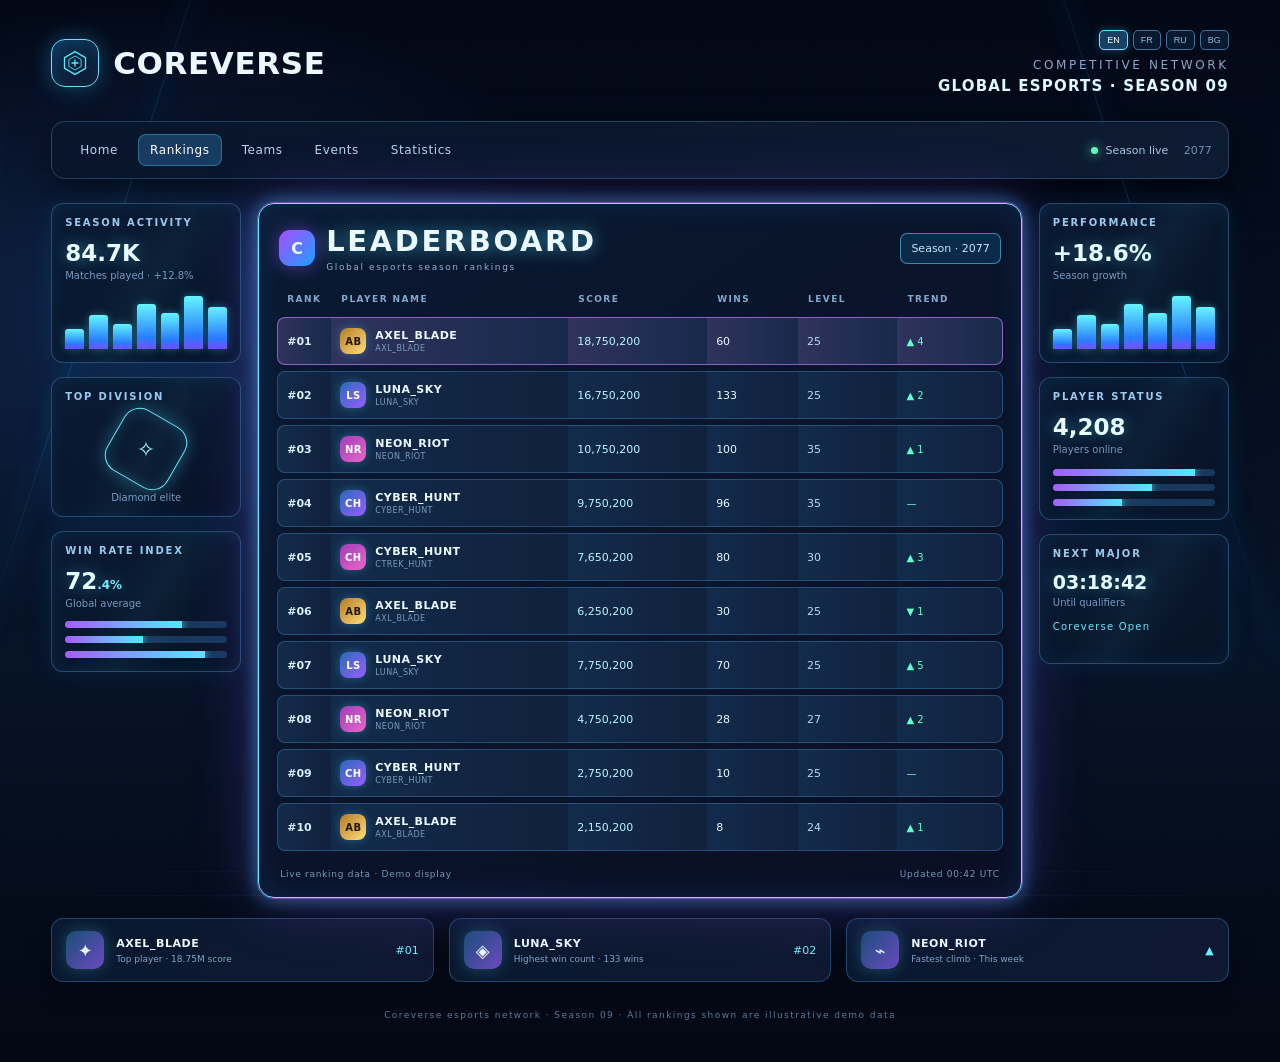
<file: pages/esports-rankings.html>
<!doctype html>
<html lang="en">
<head>
<meta charset="utf-8">
<meta name="viewport" content="width=device-width,initial-scale=1">
<meta name="theme-color" content="#050b18">
<title data-i18n="page_title">Global Esports — Season Rankings</title>
<style>
:root{--bg:#050b18;--panel:rgba(7,18,38,.86);--cyan:#54eaff;--blue:#398dff;--violet:#d36bff;--muted:#7890b4;--line:rgba(100,190,255,.25)}
*{box-sizing:border-box}html{min-height:100%;background:var(--bg)}body{margin:0;min-height:100vh;color:#eaf8ff;font-family:Inter,ui-sans-serif,system-ui,-apple-system,"Segoe UI",sans-serif;background:radial-gradient(ellipse at 50% 58%,#12315b 0,transparent 34%),radial-gradient(ellipse at 12% 30%,#10254a 0,transparent 30%),linear-gradient(180deg,#030816,#071327 62%,#030813);overflow-x:hidden}
body:before{content:"";position:fixed;inset:0;pointer-events:none;opacity:.45;background-image:linear-gradient(rgba(68,159,255,.055) 1px,transparent 1px),linear-gradient(90deg,rgba(68,159,255,.045) 1px,transparent 1px);background-size:58px 58px;mask-image:linear-gradient(transparent,#000 20%,#000 80%,transparent)}
.room{position:fixed;inset:0;pointer-events:none;overflow:hidden;perspective:800px;opacity:.8}.beam{position:absolute;top:-15%;width:1px;height:90%;background:linear-gradient(transparent,#2e7dcb88,transparent);box-shadow:0 0 24px #299cff;transform:rotate(18deg)}.beam.a{left:8%}.beam.b{right:10%;transform:rotate(-18deg)}.floor{position:absolute;bottom:-8%;left:-10%;width:120%;height:35%;background:repeating-linear-gradient(0deg,transparent 0 48px,#1c6aa533 49px 50px),repeating-linear-gradient(90deg,transparent 0 90px,#1c6aa522 91px 92px);transform:perspective(280px) rotateX(58deg);transform-origin:bottom;mask-image:linear-gradient(transparent,#000)}
.shell{width:min(1420px,100%);margin:auto;padding:26px clamp(16px,4vw,54px) 42px;position:relative}
.topline{display:flex;align-items:center;justify-content:space-between;gap:20px;margin:4px 0 26px}.brand{display:flex;align-items:center;gap:14px;font-weight:800;letter-spacing:.02em;font-size:clamp(20px,3vw,31px)}.brand-mark{width:48px;height:48px;border:1px solid #67dfff;border-radius:14px;display:grid;place-items:center;color:var(--cyan);background:linear-gradient(145deg,#0c3154,#091226);box-shadow:0 0 22px #31baff55,inset 0 0 18px #39bfff22}.brand-mark svg{width:28px}.language-switch{display:flex;justify-content:flex-end;gap:5px;margin-bottom:8px}.language-switch button{border:1px solid #3b739d;background:#091a30;color:#8fb8da;border-radius:5px;padding:4px 7px;font-size:9px;cursor:pointer}.language-switch button[aria-pressed="true"]{color:#fff;border-color:#5ceaff;background:#164064;box-shadow:0 0 10px #35cfff55}.season{text-align:right;color:#8ba6ca;font-size:12px;letter-spacing:.22em;text-transform:uppercase}.season strong{display:block;color:#dffaff;font-size:15px;letter-spacing:.08em;margin-top:5px}
.nav{display:flex;align-items:center;justify-content:space-between;gap:10px;padding:12px 16px;border:1px solid var(--line);border-radius:14px;background:linear-gradient(100deg,#08152adf,#101e36dd);box-shadow:0 12px 38px #0008;backdrop-filter:blur(14px);margin-bottom:24px}.navlinks{display:flex;gap:8px;flex-wrap:wrap}.nav a{color:#b8d5f2;text-decoration:none;font-size:12px;padding:9px 12px;border-radius:8px;letter-spacing:.05em}.nav a.active,.nav a:hover{color:#fff;background:#183c61;box-shadow:inset 0 0 0 1px #55dfff55}.live{font-size:11px;color:#a6c4e3;white-space:nowrap}.live i{display:inline-block;width:7px;height:7px;border-radius:50%;background:#5affc2;box-shadow:0 0 12px #5affc2;margin-right:8px}
.stage{display:grid;grid-template-columns:minmax(130px,190px) minmax(0,1fr) minmax(130px,190px);gap:17px;align-items:stretch}.side{display:flex;flex-direction:column;gap:14px}.widget{border:1px solid #4e9bce66;background:linear-gradient(145deg,#0b1c35eF,#081326eF);border-radius:12px;padding:13px;box-shadow:0 0 24px #1688db20,inset 0 0 18px #218ad51a;min-height:130px;position:relative;overflow:hidden}.widget:after{content:"";position:absolute;inset:0;background:linear-gradient(120deg,transparent 35%,#5beaff0b,transparent 70%);pointer-events:none}.widget h3{font-size:10px;letter-spacing:.18em;color:#9bc8ef;text-transform:uppercase;margin:0 0 12px}.metric{font-size:23px;font-weight:800;color:#e9fcff;text-shadow:0 0 15px #55dfff77}.sub{font-size:10px;color:#7899bf;margin-top:4px}.chart{height:58px;display:flex;align-items:end;gap:5px;margin-top:10px}.chart span{flex:1;border-radius:3px 3px 0 0;background:linear-gradient(#65f5ff,#287bff 75%,#754cff);box-shadow:0 0 9px #43dfff66}.chart span:nth-child(1){height:35%}.chart span:nth-child(2){height:58%}.chart span:nth-child(3){height:43%}.chart span:nth-child(4){height:78%}.chart span:nth-child(5){height:62%}.chart span:nth-child(6){height:92%}.chart span:nth-child(7){height:72%}
.hex{width:70px;height:70px;margin:4px auto 8px;display:grid;place-items:center;border:1px solid #64e9ff;border-radius:18px;transform:rotate(30deg);box-shadow:0 0 18px #4adfff55,inset 0 0 16px #4adfff33;color:#9af6ff}.hex span{transform:rotate(-30deg);font-size:22px}.minirows{display:grid;gap:8px}.minirow{height:7px;border-radius:5px;background:#18385b;overflow:hidden}.minirow b{display:block;height:100%;background:linear-gradient(90deg,#a65cff,#51eaff);box-shadow:0 0 8px #5deaff}
.board{border:1px solid #69eaff;border-radius:16px;padding:18px;background:linear-gradient(145deg,rgba(10,26,49,.96),rgba(10,15,36,.96));box-shadow:0 0 0 1px #b16cff77,0 0 20px #2cdfff77,0 0 65px #8a4dff55,inset 0 0 30px #2c9bff20;position:relative;min-width:0}.board:before{content:"";position:absolute;inset:-5px;border:1px solid #b85cff77;border-radius:19px;filter:blur(5px);pointer-events:none}.boardhead{display:flex;align-items:center;justify-content:space-between;gap:12px;margin:2px 2px 16px}.boardtitle{display:flex;align-items:center;gap:11px}.crest{width:36px;height:36px;border-radius:11px;background:linear-gradient(135deg,#a94dff,#1c9fff);display:grid;place-items:center;font-weight:900;box-shadow:0 0 18px #8e59ff88}.board h1{font-size:clamp(18px,2.4vw,29px);margin:0;letter-spacing:.09em;text-transform:uppercase;text-shadow:0 0 18px #50dfff99}.boardhead small{display:block;color:#8cb2d7;font-size:9px;letter-spacing:.18em;margin-top:4px}.season-tag{font-size:11px;color:#c4eaff;border:1px solid #5bdfff88;border-radius:7px;padding:8px 10px;background:#0b2a49;white-space:nowrap}
.tablewrap{overflow-x:auto}table{width:100%;border-collapse:separate;border-spacing:0 6px;min-width:520px}th{text-align:left;color:#80a9d0;font-size:9px;letter-spacing:.16em;text-transform:uppercase;padding:0 10px 7px;font-weight:700}td{background:linear-gradient(90deg,#132b4b,#10213c);padding:10px 9px;font-size:11px;border-top:1px solid #4c9ee755;border-bottom:1px solid #4c9ee755}td:first-child{border-left:1px solid #4c9ee755;border-radius:8px 0 0 8px;width:43px;color:#d7efff;font-weight:800}td:last-child{border-right:1px solid #4c9ee755;border-radius:0 8px 8px 0}.rank1 td{background:linear-gradient(90deg,#30335d,#17294b);border-color:#c27cffaa}.player{display:flex;align-items:center;gap:9px;font-weight:750;letter-spacing:.04em}.avatar{width:26px;height:26px;border-radius:8px;display:grid;place-items:center;font-size:10px;color:white;background:linear-gradient(135deg,#286bba,#9a5cff);box-shadow:0 0 10px #45cfff55}.avatar.pink{background:linear-gradient(135deg,#9d3eb9,#ec65c7)}.avatar.gold{background:linear-gradient(135deg,#b57b25,#ffdf7b);color:#241600}.player small{display:block;color:#789cbe;font-size:8px;font-weight:500;margin-top:2px}.score{color:#b7f7ff;font-variant-numeric:tabular-nums}.level{color:#b7d8f5}.trend{color:#63ffc6;font-size:10px}.boardfoot{display:flex;justify-content:space-between;gap:12px;color:#7698ba;font-size:9px;margin:12px 3px 0;letter-spacing:.08em}
.bottom{display:grid;grid-template-columns:1fr 1fr 1fr;gap:15px;margin-top:20px}.bottomcard{border:1px solid #398cc966;background:linear-gradient(110deg,#0a1b32ed,#101b34ed);border-radius:12px;padding:12px 14px;display:flex;align-items:center;gap:12px;box-shadow:0 8px 25px #0006}.bottomicon{width:38px;height:38px;border-radius:10px;display:grid;place-items:center;background:linear-gradient(135deg,#174f76,#6d4ac1);font-size:18px;box-shadow:0 0 15px #4bdfff44}.bottomcard strong{display:block;font-size:11px;letter-spacing:.05em}.bottomcard small{display:block;color:#7fa4c9;font-size:9px;margin-top:4px}.bottomcard em{margin-left:auto;color:#67f1ff;font-size:11px;font-style:normal}
.footer{text-align:center;color:#58799d;font-size:9px;letter-spacing:.16em;margin-top:28px}
@media(max-width:900px){.stage{grid-template-columns:1fr 1fr}.board{grid-column:1/-1;grid-row:1}.side{display:grid;grid-template-columns:1fr 1fr}.bottom{grid-template-columns:1fr 1fr}.side.right{grid-column:1/-1;grid-template-columns:repeat(3,1fr)}}
@media(max-width:580px){.shell{padding:17px 12px 30px}.topline{margin-bottom:16px}.brand-mark{width:40px;height:40px}.season{font-size:9px}.nav{align-items:flex-start;flex-direction:column}.navlinks{gap:2px}.nav a{font-size:10px;padding:8px}.side{grid-template-columns:1fr 1fr}.side.right{grid-template-columns:1fr 1fr}.board{padding:12px 9px}.boardhead{align-items:flex-start}.board h1{font-size:17px}.season-tag{font-size:9px;padding:6px}.bottom{grid-template-columns:1fr}.bottomcard{padding:10px}.footer{line-height:1.8}}
</style>
</head>
<body>
<div class="room" aria-hidden="true"><i class="beam a"></i><i class="beam b"></i><div class="floor"></div></div>
<main class="shell">
<header class="topline">
  <div class="brand"><div class="brand-mark"><svg viewBox="0 0 32 32" fill="none"><path d="M16 3 28 10v12L16 29 4 22V10L16 3Z" stroke="currentColor" stroke-width="1.5"/><path d="m16 8 7 4v8l-7 4-7-4v-8l7-4Z" stroke="currentColor"/><path d="M16 12v8m-4-4h8" stroke="currentColor" stroke-width="1.5"/></svg></div>COREVERSE</div>
  <div class="season"><div class="language-switch" aria-label="Language" data-i18n-aria-label="language_label"><button type="button" data-lang="en" aria-pressed="true">EN</button><button type="button" data-lang="fr" aria-pressed="false">FR</button><button type="button" data-lang="ru" aria-pressed="false">RU</button><button type="button" data-lang="bg" aria-pressed="false">BG</button></div><span data-i18n="competitive_network">Competitive network</span><strong data-i18n="global_esports_season">Global esports · Season 09</strong></div>
</header>
<nav class="nav"><div class="navlinks"><a href="../index.html" data-i18n="home">HOME</a><a href="#rankings" class="active" data-i18n="rankings">RANKINGS</a><a href="#teams" data-i18n="teams">TEAMS</a><a href="#events" data-i18n="events">EVENTS</a><a href="#stats" data-i18n="statistics">STATISTICS</a></div><div class="live"><i></i><span data-i18n="season_live">SEASON LIVE</span> <span style="color:#6f91b7;margin-left:12px">2077</span></div></nav>
<section class="stage" id="rankings">
<aside class="side">
  <div class="widget"><h3 data-i18n="season_activity">Season activity</h3><div class="metric">84.7K</div><div class="sub"><span data-i18n="matches_played">MATCHES PLAYED · +12.8%</span></div><div class="chart"><span></span><span></span><span></span><span></span><span></span><span></span><span></span></div></div>
  <div class="widget"><h3 data-i18n="top_division">Top division</h3><div class="hex"><span>✧</span></div><div class="sub" style="text-align:center"><span data-i18n="diamond_elite">DIAMOND ELITE</span></div></div>
  <div class="widget"><h3 data-i18n="win_rate_index">Win rate index</h3><div class="metric">72<span style="font-size:12px;color:#71eaff">.4%</span></div><div class="sub"><span data-i18n="global_average">GLOBAL AVERAGE</span></div><div class="minirows" style="margin-top:12px"><div class="minirow"><b style="width:72%"></b></div><div class="minirow"><b style="width:48%"></b></div><div class="minirow"><b style="width:86%"></b></div></div></div>
</aside>
<section class="board">
  <div class="boardhead"><div class="boardtitle"><div class="crest">C</div><div><h1 data-i18n="leaderboard">Leaderboard</h1><small><span data-i18n="global_esports_rankings">GLOBAL ESPORTS SEASON RANKINGS</span></small></div></div><div class="season-tag"><span data-i18n="season">SEASON</span> · 2077</div></div>
  <div class="tablewrap"><table><thead><tr><th data-i18n="rank">Rank</th><th data-i18n="player_name">Player name</th><th data-i18n="score">Score</th><th data-i18n="wins">Wins</th><th data-i18n="level">Level</th><th data-i18n="trend">Trend</th></tr></thead><tbody id="rankingRows"><tr><td colspan="6" data-i18n="loading_rankings">Loading rankings…</td></tr></tbody></table></div>
  <div class="boardfoot"><span><span data-i18n="live_ranking_demo">● LIVE RANKING DATA · DEMO DISPLAY</span></span><span><span data-i18n="updated">UPDATED</span> <span id="updatedAt">00:42 UTC</span></span></div>
</section>
<aside class="side right">
  <div class="widget"><h3 data-i18n="performance">Performance</h3><div class="metric">+18.6%</div><div class="sub"><span data-i18n="season_growth">SEASON GROWTH</span></div><div class="chart"><span></span><span></span><span></span><span></span><span></span><span></span><span></span></div></div>
  <div class="widget"><h3 data-i18n="player_status">Player status</h3><div class="metric">4,208</div><div class="sub"><span data-i18n="players_online">PLAYERS ONLINE</span></div><div class="minirows" style="margin-top:14px"><div class="minirow"><b style="width:88%"></b></div><div class="minirow"><b style="width:61%"></b></div><div class="minirow"><b style="width:43%"></b></div></div></div>
  <div class="widget"><h3 data-i18n="next_major">Next major</h3><div class="metric" style="font-size:19px">03:18:42</div><div class="sub"><span data-i18n="until_qualifiers">UNTIL QUALIFIERS</span></div><div style="margin-top:13px;color:#67eaff;font-size:10px;letter-spacing:.12em"><span data-i18n="coreverse_open">COREVERSE OPEN</span></div></div>
</aside>
</section>
<section class="bottom" id="teams">
  <div class="bottomcard"><div class="bottomicon">✦</div><div><strong>AXEL_BLADE</strong><small><span data-i18n="top_player">TOP PLAYER · 18.75M SCORE</span></small></div><em>#01</em></div>
  <div class="bottomcard"><div class="bottomicon">◈</div><div><strong>LUNA_SKY</strong><small><span data-i18n="highest_win_count">HIGHEST WIN COUNT · 133 WINS</span></small></div><em>#02</em></div>
  <div class="bottomcard"><div class="bottomicon">⌁</div><div><strong>NEON_RIOT</strong><small><span data-i18n="fastest_climb">FASTEST CLIMB · THIS WEEK</span></small></div><em>▲</em></div>
</section>
<footer class="footer" id="events"><span data-i18n="network_footer">COREVERSE ESPORTS NETWORK · SEASON 09 · ALL RANKINGS SHOWN ARE ILLUSTRATIVE DEMO DATA</span></footer>
</main>

<script>
(() => {
  const localeFiles = {
    en: "../locales/esports_en.json",
    fr: "../locales/esports_fr.json",
    ru: "../locales/esports_ru.json",
    bg: "../locales/esports_bg.json"
  };
  let messages = {};
  let activeLanguage = null;
  let languageRequestId = 0;
  const loadedLocales = Object.create(null);
  const localeRequests = Object.create(null);
  const rows = document.getElementById("rankingRows");
  const safe = value => String(value ?? "");
  function applyLanguage(lang) {
    document.documentElement.lang = lang;
    document.querySelectorAll("[data-i18n]").forEach(el => {
      const key = el.dataset.i18n;
      if (messages[key] !== undefined) el.textContent = messages[key];
    });
    document.querySelectorAll("[data-i18n-aria-label]").forEach(el => {
      const key = el.dataset.i18nAriaLabel;
      if (messages[key] !== undefined) el.setAttribute("aria-label", messages[key]);
    });
    document.querySelectorAll("[data-lang]").forEach(btn => {
      btn.setAttribute("aria-pressed", String(btn.dataset.lang === lang));
    });
    document.title = messages.page_title || document.title;
    window.esportsLanguage = lang;
    if (rows && rows.dataset.error === "true") rows.querySelector("td").textContent = messages.rankings_error;
  }
  async function setLanguage(lang) {
    const code = localeFiles[lang] ? lang : "en";
    if (activeLanguage === code && loadedLocales[code]) return;

    const requestId = ++languageRequestId;
    try {
      if (!loadedLocales[code]) {
        if (!localeRequests[code]) {
          localeRequests[code] = (async () => {
            const response = await fetch(localeFiles[code], {cache:"no-store"});
            if (!response.ok) throw new Error(`Locale ${code}: ${response.status}`);
            return response.json();
          })().then(data => {
            loadedLocales[code] = data;
            return data;
          }).finally(() => {
            delete localeRequests[code];
          });
        }
        await localeRequests[code];
      }

      // If another language was selected while this request was pending,
      // don't let this older response overwrite the newer selection.
      if (requestId !== languageRequestId) return;
      messages = loadedLocales[code];
      activeLanguage = code;
      applyLanguage(code);
    } catch (error) {
      console.error("Unable to load esports translations:", error);
    }
  }
  document.querySelectorAll("[data-lang]").forEach(btn =>
    btn.addEventListener("click", () => setLanguage(btn.dataset.lang))
  );
  window.addEventListener("message", event => {
    if (event.origin !== location.origin || event.data?.type !== "royalreels:set-language") return;
    setLanguage(event.data.language);
  });
  async function loadRankings() {
    try {
      const response = await fetch("./esports_rankings.json", {cache:"no-store"});
      if (!response.ok) throw new Error(`Rankings: ${response.status}`);
      const data = await response.json();
      const fragment = document.createDocumentFragment();
      data.rows.forEach((player, index) => {
        const tr = document.createElement("tr");
        if (index === 0) tr.className = "rank1";
        const rank = document.createElement("td"); rank.textContent = `#${String(player.rank).padStart(2,"0")}`; tr.append(rank);
        const nameCell = document.createElement("td");
        const playerWrap = document.createElement("div"); playerWrap.className = "player";
        const avatar = document.createElement("span"); avatar.className = `avatar ${player.avatar_style || ""}`.trim(); avatar.textContent = safe(player.initials);
        const name = document.createElement("span"); name.append(document.createTextNode(safe(player.name)));
        const handle = document.createElement("small"); handle.textContent = safe(player.handle); name.append(handle);
        playerWrap.append(avatar,name); nameCell.append(playerWrap); tr.append(nameCell);
        ["score","wins","level","trend"].forEach(key => { const td=document.createElement("td"); td.className=key; td.textContent=safe(player[key]); tr.append(td); });
        fragment.append(tr);
      });
      rows.replaceChildren(fragment);
      if (data.updated_at) document.getElementById("updatedAt").textContent = data.updated_at;
    } catch (error) {
      console.error("Unable to load esports rankings:", error);
      rows.dataset.error = "true";
      rows.innerHTML = '<tr><td colspan="6"></td></tr>';
      rows.querySelector("td").textContent = messages.rankings_error || "Rankings could not be loaded.";
    }
  }
  const initialLanguage = new URLSearchParams(location.search).get("rr_lang") || "en";
  setLanguage(initialLanguage);
  loadRankings();
})();
</script>

</body>
</html>
</file>
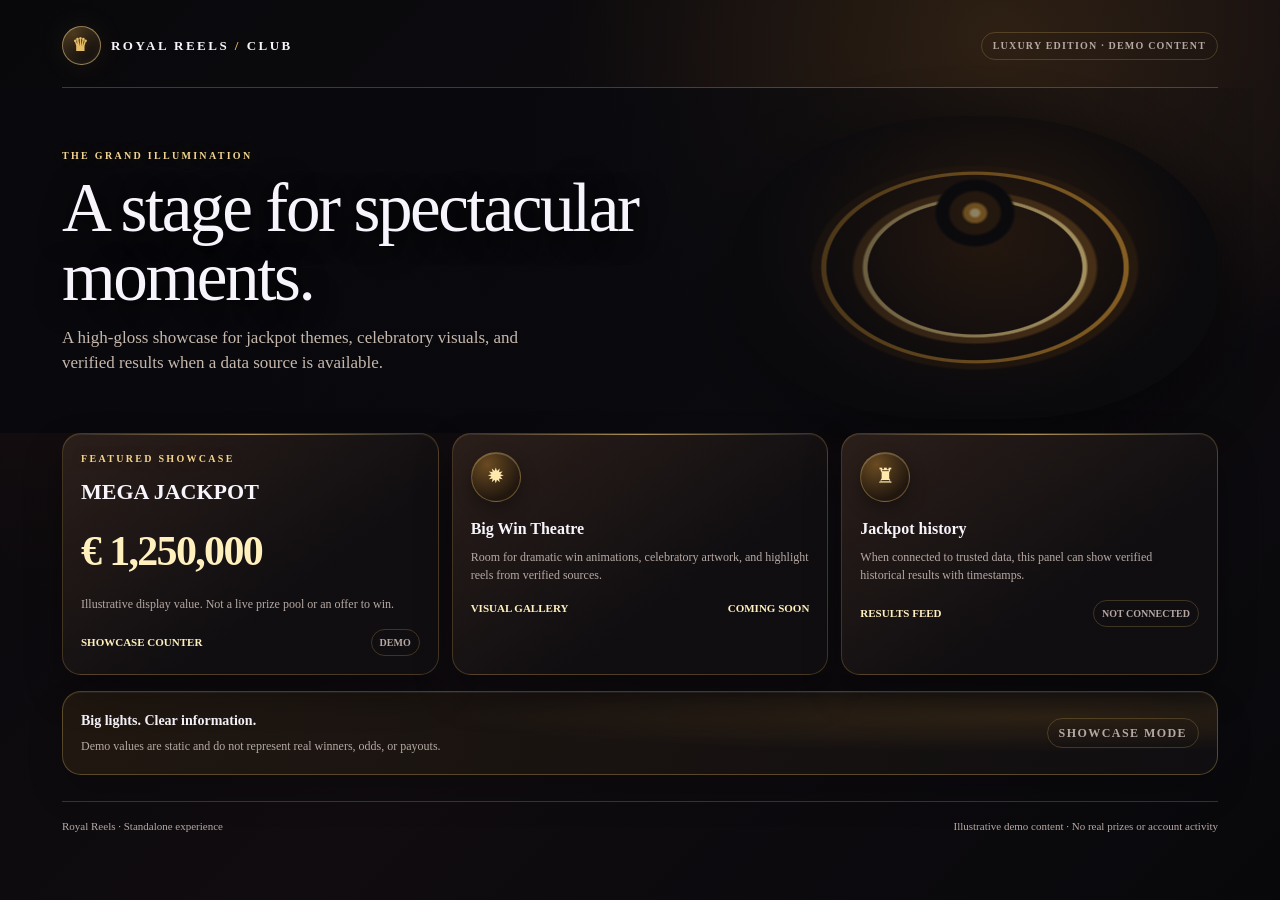
<file: pages/jackpots.html>
<!DOCTYPE html>

<html lang="en">
<head>
<meta charset="utf-8"/><meta content="width=device-width,initial-scale=1" name="viewport"/>
<meta content="dark" name="color-scheme"/><title data-page-i18n="p_e9c1555fcd43">Jackpot Gallery · Royal Reels</title>
<style>
:root{--bg:#09090d;--panel:#151218;--panel2:#1c171b;--accent:#e5bd68;--accent2:#fff0be;--muted:#b6a9a4;--line:rgba(229,189,104,.22);--glow:rgba(229,189,104,.12);--font:Georgia, "Times New Roman", serif}
*{box-sizing:border-box}html{min-height:100%;background:var(--bg)}body{margin:0;min-height:100vh;color:#f7f4fb;background:radial-gradient(ellipse at 85% -10%,var(--glow),transparent 42%),var(--bg);font-family:var(--font);font-size:14px;line-height:1.5}
a{color:inherit;text-decoration:none}button{font:inherit;color:inherit;cursor:pointer}.shell{max-width:1180px;margin:auto;padding:26px clamp(16px,4vw,42px) 38px}.top{display:flex;justify-content:space-between;align-items:center;gap:14px;padding-bottom:22px;border-bottom:1px solid var(--line)}.brand{display:flex;align-items:center;gap:10px;font:700 13px/1.2 var(--font);letter-spacing:.19em;text-transform:uppercase}.brand-mark{display:grid;place-items:center;width:34px;height:34px;border:1px solid var(--line);border-radius:11px;color:var(--accent);background:var(--panel);font-size:18px;box-shadow:0 0 26px var(--glow)}.tag{border:1px solid var(--line);border-radius:999px;padding:7px 11px;color:var(--muted);font:700 10px/1.2 var(--font);letter-spacing:.12em;text-transform:uppercase}.hero{position:relative;padding:clamp(28px,6vw,66px) 0 30px}.eyebrow{color:var(--accent2);font:700 10px/1.3 var(--font);letter-spacing:.23em;text-transform:uppercase}h1{margin:12px 0 14px;max-width:800px;font-size:clamp(34px,6vw,66px);line-height:1.02;letter-spacing:-.045em;font-weight:750}.luxury h1{font-weight:500;letter-spacing:-.035em}.hero p{max-width:680px;margin:0;color:var(--muted);font-size:clamp(14px,2vw,17px)}.hero-actions{display:flex;flex-wrap:wrap;gap:10px;margin-top:24px}.btn{display:inline-flex;justify-content:center;align-items:center;gap:8px;min-height:42px;padding:10px 16px;border:1px solid var(--line);border-radius:12px;background:var(--panel2);font-weight:700;transition:transform .18s,border-color .18s,filter .18s}.btn.primary{color:#17120a;background:linear-gradient(135deg,var(--accent2),var(--accent));border-color:transparent}.btn:hover{transform:translateY(-2px);filter:brightness(1.08)}.section-head{display:flex;align-items:end;justify-content:space-between;gap:12px;margin:24px 0 14px}h2{margin:0;font-size:20px;letter-spacing:-.02em}.section-head p{margin:0;color:var(--muted);font-size:12px}.grid{display:grid;grid-template-columns:repeat(3,minmax(0,1fr));gap:13px}.card{position:relative;overflow:hidden;min-width:0;padding:18px;border:1px solid var(--line);border-radius:17px;background:linear-gradient(145deg,var(--panel2),var(--panel));box-shadow:0 12px 32px #0002}.card:before{content:"";position:absolute;top:0;left:18px;right:18px;height:1px;background:linear-gradient(90deg,transparent,var(--accent),transparent);opacity:.7}.icon{display:grid;place-items:center;width:42px;height:42px;border:1px solid var(--line);border-radius:13px;background:var(--glow);color:var(--accent2);font-size:21px;margin-bottom:15px}.card h3{margin:0 0 7px;font-size:16px}.card p{margin:0 0 16px;color:var(--muted);font-size:12px}.meta{display:flex;justify-content:space-between;align-items:center;gap:8px;color:var(--accent2);font-size:11px;font-weight:700}.pill{border:1px solid var(--line);border-radius:999px;padding:5px 8px;color:var(--muted);font-size:10px}.banner{display:flex;justify-content:space-between;align-items:center;gap:20px;margin-top:16px;padding:18px;border:1px solid var(--line);border-radius:17px;background:radial-gradient(ellipse at right,var(--glow),transparent 65%),var(--panel)}.banner strong{display:block;margin-bottom:4px}.banner span{color:var(--muted);font-size:12px}.footer{display:flex;justify-content:space-between;gap:12px;flex-wrap:wrap;margin-top:26px;padding-top:16px;border-top:1px solid var(--line);color:var(--muted);font-size:11px}.note{padding:12px 14px;border:1px solid var(--line);border-radius:12px;color:var(--muted);font-size:11px;background:var(--panel)}.progress{height:7px;overflow:hidden;border-radius:99px;background:#ffffff12;margin:13px 0}.progress span{display:block;height:100%;border-radius:99px;background:linear-gradient(90deg,var(--accent),var(--accent2))}.rank{font-size:23px;font-weight:800;color:var(--accent2);width:34px}.row{display:flex;align-items:center;gap:12px}.row + .row{margin-top:13px;padding-top:13px;border-top:1px solid var(--line)}.row-info{flex:1;min-width:0}.row-info strong{display:block}.row-info small{color:var(--muted)}.score{font-weight:800;color:var(--accent2)}.days{display:grid;grid-template-columns:repeat(7,minmax(0,1fr));gap:8px}.day{padding:13px 5px;text-align:center;border:1px solid var(--line);border-radius:12px;background:var(--panel)}.day b{display:block;font-size:10px;color:var(--muted)}.day span{display:block;margin-top:8px;color:var(--accent2);font-size:18px}.day.active{border-color:var(--accent);box-shadow:0 0 22px var(--glow)}@media(max-width:760px){.grid{grid-template-columns:repeat(2,minmax(0,1fr))}.banner{align-items:flex-start;flex-direction:column}}@media(max-width:480px){.grid{grid-template-columns:1fr}.days{gap:4px}.day{padding:10px 2px}.tag{display:none}.top{padding-bottom:16px}}@media(prefers-reduced-motion:reduce){*,*:before,*:after{transition:none!important;animation:none!important;scroll-behavior:auto!important}}

/* Art-directed visual pass: velvet, polished metal, and dimensional gold. */
body.luxury{background:radial-gradient(ellipse at 78% 4%,rgba(179,119,36,.19),transparent 31%),radial-gradient(ellipse at 5% 38%,rgba(90,40,24,.14),transparent 32%),linear-gradient(135deg,#08080b,#100c10 54%,#08080b)}
.luxury .shell{max-width:1240px}
.luxury .top{border-bottom-color:rgba(237,196,111,.26)}
.luxury .brand-mark{border-radius:50%;width:39px;height:39px;border-color:rgba(245,211,135,.55);background:radial-gradient(circle at 30% 20%,#47351d,#100d0d 72%);box-shadow:inset 0 0 12px #f0c86b22,0 0 28px #d69c3b18}
.luxury .hero{min-height:345px;display:flex;flex-direction:column;justify-content:center;padding:52px 39% 48px 0;isolation:isolate}
.luxury .hero:before{content:"";position:absolute;z-index:-1;inset:0 -3% 0 -7%;background:linear-gradient(90deg,#09090d 0%,#09090df2 42%,#09090d22 100%);pointer-events:none}
.luxury .hero:after{content:"";position:absolute;z-index:-2;right:0;top:8%;width:42%;height:88%;border-radius:48% 48% 42% 42%;background:radial-gradient(ellipse at 50% 32%,#ffe7a8 0 1%,#c28a31 2% 3%,#392410 4% 7%,#0c0b0d 8% 11%,transparent 12%),radial-gradient(ellipse at 50% 50%,transparent 0 31%,#f4d68a 31.5% 32.3%,#65421c 33% 35%,transparent 36%),radial-gradient(ellipse at 50% 50%,transparent 0 43%,#b9822c 43.5% 44.5%,#33200f 45% 47%,transparent 48%),radial-gradient(ellipse at 50% 40%,#3a2412,#0b0a0c 66%);filter:drop-shadow(0 24px 36px #000b);opacity:.96}
.luxury .eyebrow{color:#f4d58d;text-shadow:0 0 18px #d5a64c38}
.luxury h1{font-size:clamp(40px,5.4vw,72px);line-height:.99;max-width:690px;text-shadow:0 4px 28px #000}
.luxury .hero p{max-width:510px;color:#c6b8ac}
.luxury .card{border-color:rgba(223,177,90,.24);border-radius:19px;background:linear-gradient(145deg,rgba(45,32,27,.96),rgba(16,14,17,.98) 64%);box-shadow:inset 0 1px #fff1,0 18px 38px #0005;transition:transform .25s,border-color .25s,box-shadow .25s}
.luxury .card:hover{transform:translateY(-4px);border-color:rgba(245,208,123,.58);box-shadow:inset 0 1px #fff2,0 22px 48px #0008,0 0 30px #c18b3210}
.luxury .icon{width:50px;height:50px;border-radius:50%;border-color:#d4ad5b66;background:radial-gradient(circle at 32% 24%,#6a4b21,#21170f 72%);box-shadow:inset 0 1px #fff3,0 7px 18px #0005;color:#ffe8ad}
.luxury .banner{border-radius:19px;border-color:#d6ad5a55;background:radial-gradient(ellipse at 85% 30%,#8860233b,transparent 43%),linear-gradient(110deg,#201710,#100e11);box-shadow:inset 0 1px #fff1,0 18px 35px #0003}
.luxury .btn.primary{background:linear-gradient(135deg,#fff1be 0%,#dfb453 46%,#a86c20 100%);box-shadow:inset 0 1px #fff9,0 6px 20px #d6a1432b}
.luxury .day{background:linear-gradient(155deg,#211a18,#100e11);box-shadow:inset 0 1px #fff1}
.luxury .day.active{background:radial-gradient(circle at 50% 0%,#6b4a21,#21170f 74%);box-shadow:0 0 25px #d7aa4b1c,inset 0 0 0 1px #f6d98b55}
.luxury .note{background:#171216;border-color:#d7b36535}

/* Shared responsive refinements */
@media(max-width:760px){
  .luxury .hero,.cosmic .hero{min-height:310px;padding:40px 0 36px}
  .luxury .hero:after,.cosmic .hero:after{right:-7%;top:9%;width:58%;height:82%;opacity:.42}
  .luxury .hero:before,.cosmic .hero:before{inset:0 -5%;background:linear-gradient(90deg,var(--bg) 0%,color-mix(in srgb,var(--bg) 88%,transparent) 62%,transparent 100%)}
  .luxury h1,.cosmic h1{max-width:560px}
}
@media(max-width:480px){
  .luxury .hero,.cosmic .hero{min-height:280px;padding:35px 0 28px}
  .luxury .hero:after,.cosmic .hero:after{right:-19%;width:75%;opacity:.28}
  .luxury .hero:before,.cosmic .hero:before{background:linear-gradient(90deg,var(--bg) 0%,color-mix(in srgb,var(--bg) 90%,transparent) 80%,transparent 100%)}
  .luxury .card,.cosmic .card{padding:16px}
}

</style></head>
<body class="luxury"><main class="shell"><header class="top"><a class="brand" href="../index.html" target="_top"><span class="brand-mark">♛</span><span>Royal Reels <span style="color:var(--accent)">/</span> Club</span></a><span class="tag" data-page-i18n="p_d30b2861da1b">Luxury edition · Demo content</span></header>
<section class="hero"><div class="eyebrow" data-page-i18n="p_37644492057e">THE GRAND ILLUMINATION</div><h1 data-page-i18n="p_a8e895298285">A stage for spectacular moments.</h1><p data-page-i18n="p_2ca8d8cac125">A high-gloss showcase for jackpot themes, celebratory visuals, and verified results when a data source is available.</p></section>
<div class="grid"><article class="card"><div class="eyebrow" data-page-i18n="p_049d1bb87174">FEATURED SHOWCASE</div><h3 data-page-i18n="p_1b3a42c3d978" style="font-size:22px;margin-top:10px">MEGA JACKPOT</h3><div style="font-size:clamp(28px,4vw,42px);font-weight:850;letter-spacing:-.04em;color:var(--accent2);margin:12px 0">€ 1,250,000</div><p data-page-i18n="p_1fdf1e132bd3">Illustrative display value. Not a live prize pool or an offer to win.</p><div class="meta"><span data-page-i18n="p_04ded837b01c">SHOWCASE COUNTER</span><span class="pill" data-page-i18n="p_038bc41a7c6c">DEMO</span></div></article><article class="card"><div class="icon">✹</div><h3 data-page-i18n="p_b41bc6b5f833">Big Win Theatre</h3><p data-page-i18n="p_29b3ef15dc4d">Room for dramatic win animations, celebratory artwork, and highlight reels from verified sources.</p><div class="meta"><span data-page-i18n="p_767b9d77838c">VISUAL GALLERY</span><span data-page-i18n="p_4e5f0991ea26">COMING SOON</span></div></article><article class="card"><div class="icon">♜</div><h3 data-page-i18n="p_90d52141fdb4">Jackpot history</h3><p data-page-i18n="p_7128f71b7aec">When connected to trusted data, this panel can show verified historical results with timestamps.</p><div class="meta"><span data-page-i18n="p_3ac80516c65a">RESULTS FEED</span><span class="pill" data-page-i18n="p_bccb4ea68d86">NOT CONNECTED</span></div></article></div><section class="banner"><div><strong data-page-i18n="p_f758fe477b51">Big lights. Clear information.</strong><span data-page-i18n="p_65c7e3852b08">Demo values are static and do not represent real winners, odds, or payouts.</span></div><span class="tag" data-page-i18n="p_cb0f07fe6211">Showcase mode</span></section>
<footer class="footer"><span data-page-i18n="p_35033ec88f4f">Royal Reels · Standalone experience</span><span data-page-i18n="p_ed60bbd5415d">Illustrative demo content · No real prizes or account activity</span></footer></main><script></script>
<script>
(() => {
  const files = {
    en: "../locales/pages_ui_en.json",
    fr: "../locales/pages_ui_fr.json",
    ru: "../locales/pages_ui_ru.json",
    bg: "../locales/pages_ui_bg.json"
  };
  let active = new URLSearchParams(location.search).get("rr_lang") || "en";
  async function setPageLanguage(language) {
    const lang = files[language] ? language : "en";
    if (active === lang && document.documentElement.lang === lang) return;
    try {
      const response = await fetch(files[lang], { cache: "no-store" });
      if (!response.ok) throw new Error(`Page locale ${lang}: ${response.status}`);
      const messages = await response.json();
      document.documentElement.lang = lang;
      document.querySelectorAll("[data-page-i18n]").forEach(el => {
        const value = messages[el.dataset.pageI18n];
        if (value !== undefined) el.textContent = value;
      });
      document.title = messages[document.querySelector("title")?.dataset.pageI18n] || document.title;
      active = lang;
    } catch (error) {
      console.error("Unable to apply page language:", error);
    }
  }
  window.addEventListener("message", event => {
    if (event.origin !== location.origin || event.data?.type !== "royalreels:set-language") return;
    setPageLanguage(event.data.language);
  });
  window.addEventListener("DOMContentLoaded", () => setPageLanguage(active));
})();
</script>
</body></html>
</file>
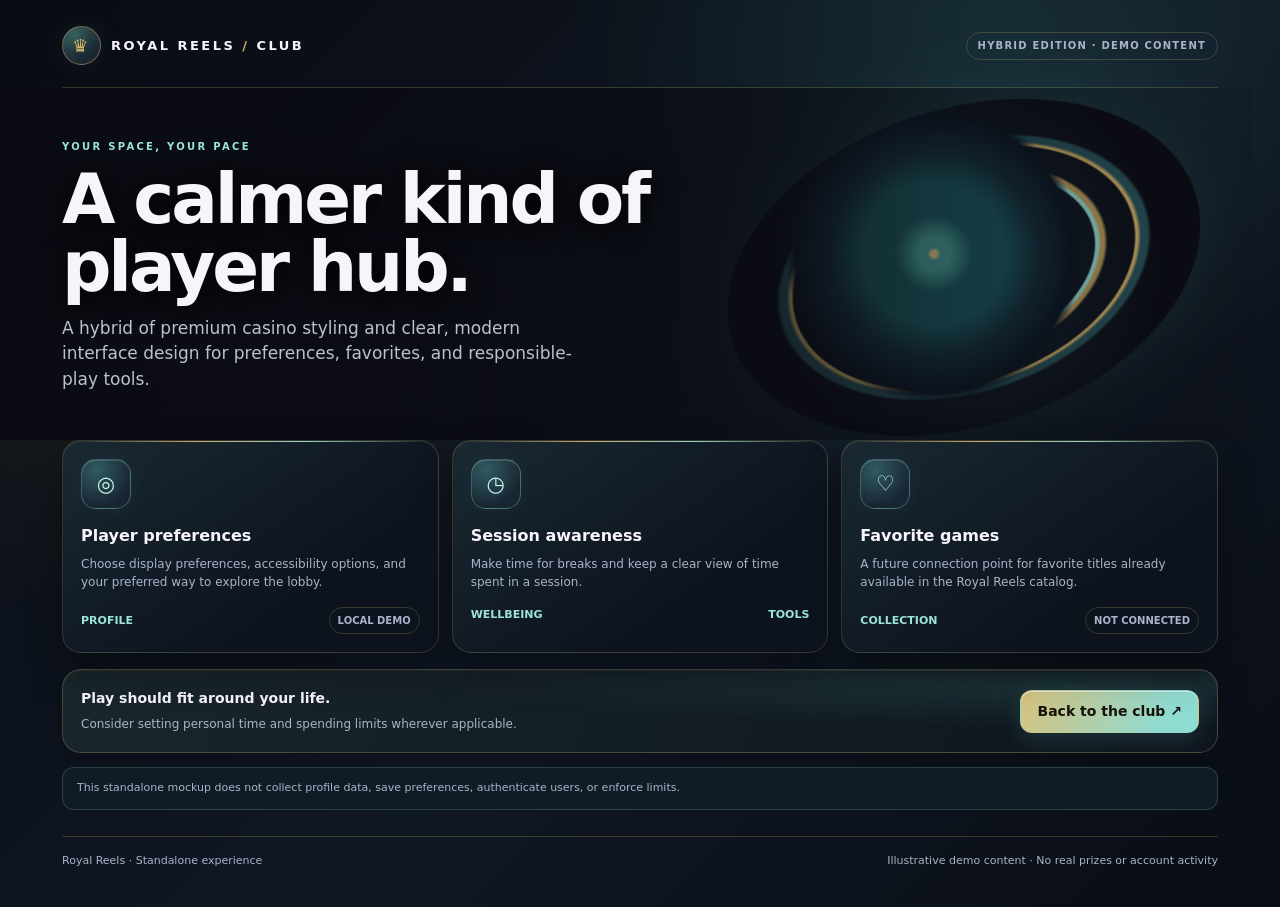
<file: pages/player-center.html>
<!DOCTYPE html>

<html lang="en">
<head>
<meta charset="utf-8"/><meta content="width=device-width,initial-scale=1" name="viewport"/>
<meta content="dark" name="color-scheme"/><title data-page-i18n="p_ad6898d6e44c">Player Center · Royal Reels</title>
<style>
:root{--bg:#0b0c13;--panel:#151927;--panel2:#1b2133;--accent:#d5b568;--accent2:#9be4dc;--muted:#aab3c9;--line:rgba(213,181,104,.22);--glow:rgba(155,228,220,.10);--font:Inter, ui-sans-serif, system-ui, sans-serif}
*{box-sizing:border-box}html{min-height:100%;background:var(--bg)}body{margin:0;min-height:100vh;color:#f7f4fb;background:radial-gradient(ellipse at 85% -10%,var(--glow),transparent 42%),var(--bg);font-family:var(--font);font-size:14px;line-height:1.5}
a{color:inherit;text-decoration:none}button{font:inherit;color:inherit;cursor:pointer}.shell{max-width:1180px;margin:auto;padding:26px clamp(16px,4vw,42px) 38px}.top{display:flex;justify-content:space-between;align-items:center;gap:14px;padding-bottom:22px;border-bottom:1px solid var(--line)}.brand{display:flex;align-items:center;gap:10px;font:700 13px/1.2 var(--font);letter-spacing:.19em;text-transform:uppercase}.brand-mark{display:grid;place-items:center;width:34px;height:34px;border:1px solid var(--line);border-radius:11px;color:var(--accent);background:var(--panel);font-size:18px;box-shadow:0 0 26px var(--glow)}.tag{border:1px solid var(--line);border-radius:999px;padding:7px 11px;color:var(--muted);font:700 10px/1.2 var(--font);letter-spacing:.12em;text-transform:uppercase}.hero{position:relative;padding:clamp(28px,6vw,66px) 0 30px}.eyebrow{color:var(--accent2);font:700 10px/1.3 var(--font);letter-spacing:.23em;text-transform:uppercase}h1{margin:12px 0 14px;max-width:800px;font-size:clamp(34px,6vw,66px);line-height:1.02;letter-spacing:-.045em;font-weight:750}.luxury h1{font-weight:500;letter-spacing:-.035em}.hero p{max-width:680px;margin:0;color:var(--muted);font-size:clamp(14px,2vw,17px)}.hero-actions{display:flex;flex-wrap:wrap;gap:10px;margin-top:24px}.btn{display:inline-flex;justify-content:center;align-items:center;gap:8px;min-height:42px;padding:10px 16px;border:1px solid var(--line);border-radius:12px;background:var(--panel2);font-weight:700;transition:transform .18s,border-color .18s,filter .18s}.btn.primary{color:#17120a;background:linear-gradient(135deg,var(--accent2),var(--accent));border-color:transparent}.btn:hover{transform:translateY(-2px);filter:brightness(1.08)}.section-head{display:flex;align-items:end;justify-content:space-between;gap:12px;margin:24px 0 14px}h2{margin:0;font-size:20px;letter-spacing:-.02em}.section-head p{margin:0;color:var(--muted);font-size:12px}.grid{display:grid;grid-template-columns:repeat(3,minmax(0,1fr));gap:13px}.card{position:relative;overflow:hidden;min-width:0;padding:18px;border:1px solid var(--line);border-radius:17px;background:linear-gradient(145deg,var(--panel2),var(--panel));box-shadow:0 12px 32px #0002}.card:before{content:"";position:absolute;top:0;left:18px;right:18px;height:1px;background:linear-gradient(90deg,transparent,var(--accent),transparent);opacity:.7}.icon{display:grid;place-items:center;width:42px;height:42px;border:1px solid var(--line);border-radius:13px;background:var(--glow);color:var(--accent2);font-size:21px;margin-bottom:15px}.card h3{margin:0 0 7px;font-size:16px}.card p{margin:0 0 16px;color:var(--muted);font-size:12px}.meta{display:flex;justify-content:space-between;align-items:center;gap:8px;color:var(--accent2);font-size:11px;font-weight:700}.pill{border:1px solid var(--line);border-radius:999px;padding:5px 8px;color:var(--muted);font-size:10px}.banner{display:flex;justify-content:space-between;align-items:center;gap:20px;margin-top:16px;padding:18px;border:1px solid var(--line);border-radius:17px;background:radial-gradient(ellipse at right,var(--glow),transparent 65%),var(--panel)}.banner strong{display:block;margin-bottom:4px}.banner span{color:var(--muted);font-size:12px}.footer{display:flex;justify-content:space-between;gap:12px;flex-wrap:wrap;margin-top:26px;padding-top:16px;border-top:1px solid var(--line);color:var(--muted);font-size:11px}.note{padding:12px 14px;border:1px solid var(--line);border-radius:12px;color:var(--muted);font-size:11px;background:var(--panel)}.progress{height:7px;overflow:hidden;border-radius:99px;background:#ffffff12;margin:13px 0}.progress span{display:block;height:100%;border-radius:99px;background:linear-gradient(90deg,var(--accent),var(--accent2))}.rank{font-size:23px;font-weight:800;color:var(--accent2);width:34px}.row{display:flex;align-items:center;gap:12px}.row + .row{margin-top:13px;padding-top:13px;border-top:1px solid var(--line)}.row-info{flex:1;min-width:0}.row-info strong{display:block}.row-info small{color:var(--muted)}.score{font-weight:800;color:var(--accent2)}.days{display:grid;grid-template-columns:repeat(7,minmax(0,1fr));gap:8px}.day{padding:13px 5px;text-align:center;border:1px solid var(--line);border-radius:12px;background:var(--panel)}.day b{display:block;font-size:10px;color:var(--muted)}.day span{display:block;margin-top:8px;color:var(--accent2);font-size:18px}.day.active{border-color:var(--accent);box-shadow:0 0 22px var(--glow)}@media(max-width:760px){.grid{grid-template-columns:repeat(2,minmax(0,1fr))}.banner{align-items:flex-start;flex-direction:column}}@media(max-width:480px){.grid{grid-template-columns:1fr}.days{gap:4px}.day{padding:10px 2px}.tag{display:none}.top{padding-bottom:16px}}@media(prefers-reduced-motion:reduce){*,*:before,*:after{transition:none!important;animation:none!important;scroll-behavior:auto!important}}

/* Art-directed visual pass: velvet, polished metal, and dimensional gold. */
body.luxury{background:radial-gradient(ellipse at 78% 4%,rgba(179,119,36,.19),transparent 31%),radial-gradient(ellipse at 5% 38%,rgba(90,40,24,.14),transparent 32%),linear-gradient(135deg,#08080b,#100c10 54%,#08080b)}
.luxury .shell{max-width:1240px}
.luxury .top{border-bottom-color:rgba(237,196,111,.26)}
.luxury .brand-mark{border-radius:50%;width:39px;height:39px;border-color:rgba(245,211,135,.55);background:radial-gradient(circle at 30% 20%,#47351d,#100d0d 72%);box-shadow:inset 0 0 12px #f0c86b22,0 0 28px #d69c3b18}
.luxury .hero{min-height:345px;display:flex;flex-direction:column;justify-content:center;padding:52px 39% 48px 0;isolation:isolate}
.luxury .hero:before{content:"";position:absolute;z-index:-1;inset:0 -3% 0 -7%;background:linear-gradient(90deg,#09090d 0%,#09090df2 42%,#09090d22 100%);pointer-events:none}
.luxury .hero:after{content:"";position:absolute;z-index:-2;right:0;top:8%;width:42%;height:88%;border-radius:48% 48% 42% 42%;background:radial-gradient(ellipse at 50% 32%,#ffe7a8 0 1%,#c28a31 2% 3%,#392410 4% 7%,#0c0b0d 8% 11%,transparent 12%),radial-gradient(ellipse at 50% 50%,transparent 0 31%,#f4d68a 31.5% 32.3%,#65421c 33% 35%,transparent 36%),radial-gradient(ellipse at 50% 50%,transparent 0 43%,#b9822c 43.5% 44.5%,#33200f 45% 47%,transparent 48%),radial-gradient(ellipse at 50% 40%,#3a2412,#0b0a0c 66%);filter:drop-shadow(0 24px 36px #000b);opacity:.96}
.luxury .eyebrow{color:#f4d58d;text-shadow:0 0 18px #d5a64c38}
.luxury h1{font-size:clamp(40px,5.4vw,72px);line-height:.99;max-width:690px;text-shadow:0 4px 28px #000}
.luxury .hero p{max-width:510px;color:#c6b8ac}
.luxury .card{border-color:rgba(223,177,90,.24);border-radius:19px;background:linear-gradient(145deg,rgba(45,32,27,.96),rgba(16,14,17,.98) 64%);box-shadow:inset 0 1px #fff1,0 18px 38px #0005;transition:transform .25s,border-color .25s,box-shadow .25s}
.luxury .card:hover{transform:translateY(-4px);border-color:rgba(245,208,123,.58);box-shadow:inset 0 1px #fff2,0 22px 48px #0008,0 0 30px #c18b3210}
.luxury .icon{width:50px;height:50px;border-radius:50%;border-color:#d4ad5b66;background:radial-gradient(circle at 32% 24%,#6a4b21,#21170f 72%);box-shadow:inset 0 1px #fff3,0 7px 18px #0005;color:#ffe8ad}
.luxury .banner{border-radius:19px;border-color:#d6ad5a55;background:radial-gradient(ellipse at 85% 30%,#8860233b,transparent 43%),linear-gradient(110deg,#201710,#100e11);box-shadow:inset 0 1px #fff1,0 18px 35px #0003}
.luxury .btn.primary{background:linear-gradient(135deg,#fff1be 0%,#dfb453 46%,#a86c20 100%);box-shadow:inset 0 1px #fff9,0 6px 20px #d6a1432b}
.luxury .day{background:linear-gradient(155deg,#211a18,#100e11);box-shadow:inset 0 1px #fff1}
.luxury .day.active{background:radial-gradient(circle at 50% 0%,#6b4a21,#21170f 74%);box-shadow:0 0 25px #d7aa4b1c,inset 0 0 0 1px #f6d98b55}
.luxury .note{background:#171216;border-color:#d7b36535}

/* Shared responsive refinements */
@media(max-width:760px){
  .luxury .hero,.cosmic .hero{min-height:310px;padding:40px 0 36px}
  .luxury .hero:after,.cosmic .hero:after{right:-7%;top:9%;width:58%;height:82%;opacity:.42}
  .luxury .hero:before,.cosmic .hero:before{inset:0 -5%;background:linear-gradient(90deg,var(--bg) 0%,color-mix(in srgb,var(--bg) 88%,transparent) 62%,transparent 100%)}
  .luxury h1,.cosmic h1{max-width:560px}
}
@media(max-width:480px){
  .luxury .hero,.cosmic .hero{min-height:280px;padding:35px 0 28px}
  .luxury .hero:after,.cosmic .hero:after{right:-19%;width:75%;opacity:.28}
  .luxury .hero:before,.cosmic .hero:before{background:linear-gradient(90deg,var(--bg) 0%,color-mix(in srgb,var(--bg) 90%,transparent) 80%,transparent 100%)}
  .luxury .card,.cosmic .card{padding:16px}
}


/* Hybrid player hub: calm teal glass with restrained gold detailing. */
body.hybrid{background:radial-gradient(ellipse at 78% 3%,#3a918a30,transparent 30%),radial-gradient(ellipse at 12% 40%,#9c79351c,transparent 32%),linear-gradient(135deg,#080b12,#101824 56%,#090d14)}
.hybrid .shell{max-width:1240px}
.hybrid .brand-mark{width:39px;height:39px;border-radius:50%;background:radial-gradient(circle at 32% 24%,#355d5b,#131b27 72%);border-color:#c9b16b77;box-shadow:inset 0 0 14px #9be4dc20,0 0 28px #9be4dc16}
.hybrid .hero{min-height:345px;display:flex;flex-direction:column;justify-content:center;padding:52px 39% 48px 0;isolation:isolate}
.hybrid .hero:before{content:"";position:absolute;z-index:-1;inset:0 -3% 0 -7%;background:linear-gradient(90deg,#0b0c13 0%,#0b0c13ed 42%,#0b0c1320 100%);pointer-events:none}
.hybrid .hero:after{content:"";position:absolute;z-index:-2;right:1%;top:6%;width:42%;height:90%;border-radius:50%;background:radial-gradient(circle at 45% 43%,#f4d995 0 1%,#4ca9a0 2% 5%,#1c5c61 12% 22%,#142f3b 32%,#0b1521 43%,transparent 46%),radial-gradient(ellipse at 50% 50%,transparent 0 39%,#9be4dc 39.5% 40.2%,#bfa15b 41% 42%,transparent 43%),radial-gradient(ellipse at 50% 50%,transparent 0 51%,#d5b568 51.5% 52%,#28545a 53% 55%,transparent 56%),radial-gradient(circle at 50% 50%,#172b35,#0b0c13 68%);filter:drop-shadow(0 0 34px #4ba79c24);transform:rotate(-18deg)}
.hybrid .eyebrow{color:#9be4dc;text-shadow:0 0 16px #58dfff20}
.hybrid h1{font-size:clamp(40px,5.4vw,72px);line-height:.99;text-shadow:0 4px 28px #000}
.hybrid .hero p{max-width:510px;color:#b7c2ce}
.hybrid .card{border-color:#d5b56832;border-radius:19px;background:linear-gradient(145deg,rgba(27,42,51,.94),rgba(13,20,30,.98) 68%);box-shadow:inset 0 1px #fff1,0 18px 38px #0005;transition:transform .25s,border-color .25s,box-shadow .25s}
.hybrid .card:hover{transform:translateY(-4px);border-color:#9be4dc85;box-shadow:inset 0 1px #fff2,0 22px 48px #0008,0 0 28px #4ca9a018}
.hybrid .card:before{height:1px;background:linear-gradient(90deg,transparent,#d5b568,#9be4dc,transparent);opacity:.9}
.hybrid .icon{width:50px;height:50px;border-radius:15px;border-color:#9be4dc4d;background:radial-gradient(circle at 30% 20%,#315b61,#182532 72%);box-shadow:inset 0 1px #fff2,0 0 20px #4ca9a014;color:#c8f4eb}
.hybrid .banner{border-radius:19px;border-color:#d5b56845;background:radial-gradient(ellipse at 88% 20%,#4b9d9330,transparent 43%),linear-gradient(110deg,#19262b,#0e151e);box-shadow:inset 0 1px #fff1,0 18px 35px #0003}
.hybrid .btn.primary{background:linear-gradient(115deg,#d8c27e,#8fdbd1 80%);box-shadow:inset 0 1px #fff9,0 6px 22px #6dc5b72b}
.hybrid .note{background:#111b25;border-color:#9be4dc30}
@media(max-width:760px){.hybrid .hero{min-height:310px;padding:40px 0 36px}.hybrid .hero:after{right:-7%;top:9%;width:58%;height:82%;opacity:.42}.hybrid .hero:before{inset:0 -5%;background:linear-gradient(90deg,var(--bg) 0%,color-mix(in srgb,var(--bg) 88%,transparent) 62%,transparent 100%)}}
@media(max-width:480px){.hybrid .hero{min-height:280px;padding:35px 0 28px}.hybrid .hero:after{right:-19%;width:75%;opacity:.28}.hybrid .hero:before{background:linear-gradient(90deg,var(--bg) 0%,color-mix(in srgb,var(--bg) 90%,transparent) 80%,transparent 100%)}.hybrid .card{padding:16px}}

</style></head>
<body class="hybrid"><main class="shell"><header class="top"><a class="brand" href="../index.html" target="_top"><span class="brand-mark">♛</span><span>Royal Reels <span style="color:var(--accent)">/</span> Club</span></a><span class="tag" data-page-i18n="p_56d055fce1e8">Hybrid edition · Demo content</span></header>
<section class="hero"><div class="eyebrow" data-page-i18n="p_312d518101cb">YOUR SPACE, YOUR PACE</div><h1 data-page-i18n="p_b0723b36a674">A calmer kind of player hub.</h1><p data-page-i18n="p_a6b78f4d4cfc">A hybrid of premium casino styling and clear, modern interface design for preferences, favorites, and responsible-play tools.</p></section>
<div class="grid"><article class="card"><div class="icon">◎</div><h3 data-page-i18n="p_c38d8eed851b">Player preferences</h3><p data-page-i18n="p_b36a1c327630">Choose display preferences, accessibility options, and your preferred way to explore the lobby.</p><div class="meta"><span data-page-i18n="p_79799fc6ec78">PROFILE</span><span class="pill" data-page-i18n="p_316471d8b58c">LOCAL DEMO</span></div></article><article class="card"><div class="icon">◷</div><h3 data-page-i18n="p_f88886fe686b">Session awareness</h3><p data-page-i18n="p_ad8d3b64e7e6">Make time for breaks and keep a clear view of time spent in a session.</p><div class="meta"><span data-page-i18n="p_e9a45a9013d7">WELLBEING</span><span data-page-i18n="p_9d0e510bd580">TOOLS</span></div></article><article class="card"><div class="icon">♡</div><h3 data-page-i18n="p_84cce431fcfb">Favorite games</h3><p data-page-i18n="p_35764d74bb69">A future connection point for favorite titles already available in the Royal Reels catalog.</p><div class="meta"><span data-page-i18n="p_30109b0a1d98">COLLECTION</span><span class="pill" data-page-i18n="p_bccb4ea68d86">NOT CONNECTED</span></div></article></div><section class="banner"><div><strong data-page-i18n="p_edd4419d1b49">Play should fit around your life.</strong><span data-page-i18n="p_2bcfb409e1b4">Consider setting personal time and spending limits wherever applicable.</span></div><a class="btn primary" data-page-i18n="p_37706a03b357" href="vip-club.html">Back to the club ↗</a></section><div class="note" data-page-i18n="p_d1fd1ab90395" style="margin-top:14px">This standalone mockup does not collect profile data, save preferences, authenticate users, or enforce limits.</div>
<footer class="footer"><span data-page-i18n="p_35033ec88f4f">Royal Reels · Standalone experience</span><span data-page-i18n="p_ed60bbd5415d">Illustrative demo content · No real prizes or account activity</span></footer></main><script></script>
<script>
(() => {
  const files = {
    en: "../locales/pages_ui_en.json",
    fr: "../locales/pages_ui_fr.json",
    ru: "../locales/pages_ui_ru.json",
    bg: "../locales/pages_ui_bg.json"
  };
  let active = new URLSearchParams(location.search).get("rr_lang") || "en";
  async function setPageLanguage(language) {
    const lang = files[language] ? language : "en";
    if (active === lang && document.documentElement.lang === lang) return;
    try {
      const response = await fetch(files[lang], { cache: "no-store" });
      if (!response.ok) throw new Error(`Page locale ${lang}: ${response.status}`);
      const messages = await response.json();
      document.documentElement.lang = lang;
      document.querySelectorAll("[data-page-i18n]").forEach(el => {
        const value = messages[el.dataset.pageI18n];
        if (value !== undefined) el.textContent = value;
      });
      document.title = messages[document.querySelector("title")?.dataset.pageI18n] || document.title;
      active = lang;
    } catch (error) {
      console.error("Unable to apply page language:", error);
    }
  }
  window.addEventListener("message", event => {
    if (event.origin !== location.origin || event.data?.type !== "royalreels:set-language") return;
    setPageLanguage(event.data.language);
  });
  window.addEventListener("DOMContentLoaded", () => setPageLanguage(active));
})();
</script>
</body></html>
</file>
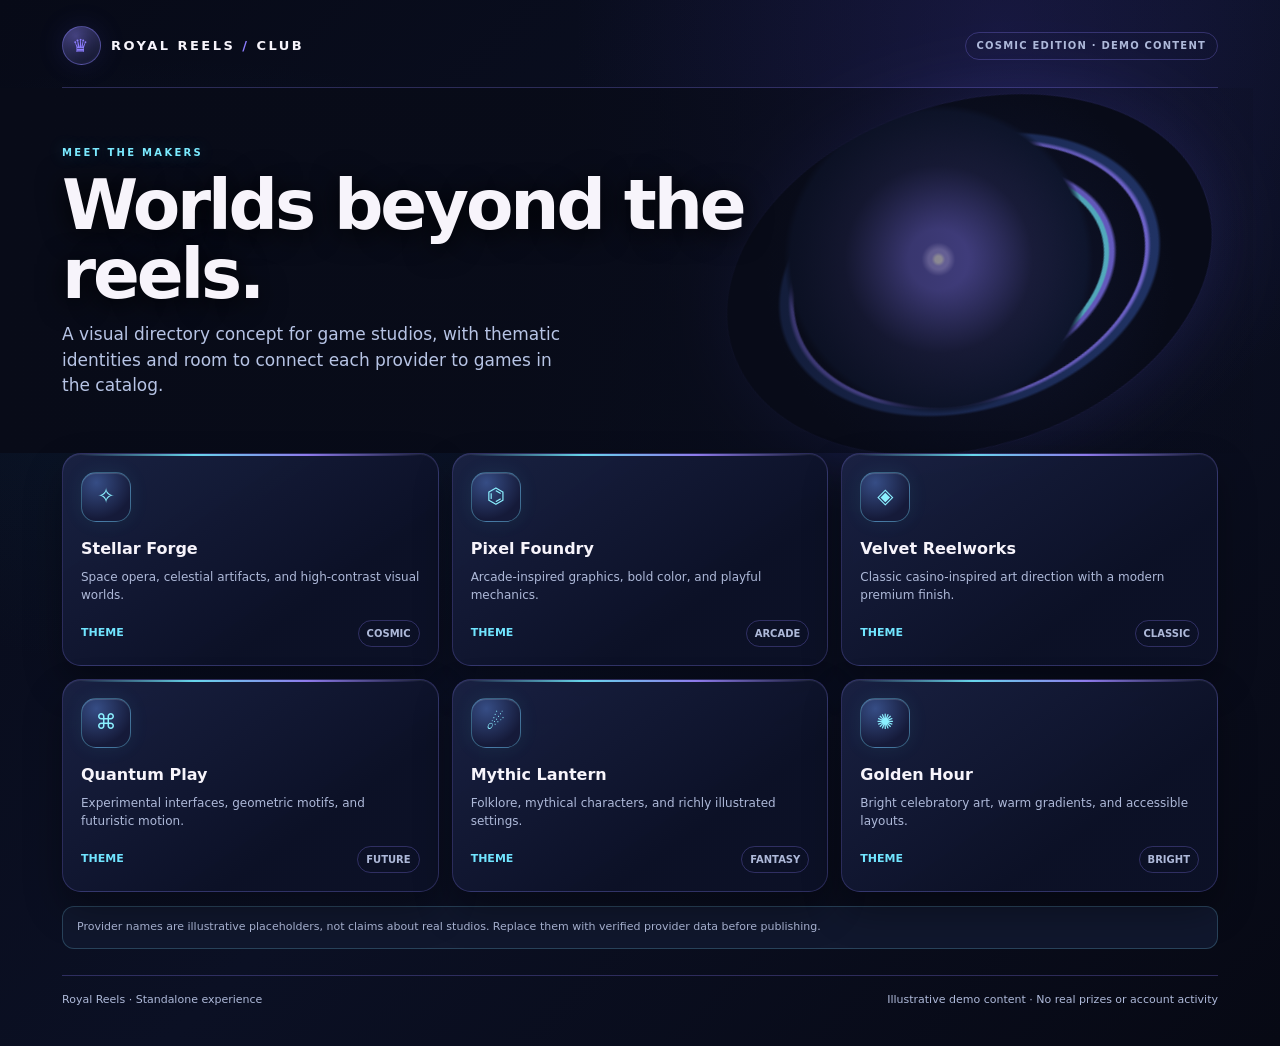
<file: pages/providers.html>
<!DOCTYPE html>

<html lang="en">
<head>
<meta charset="utf-8"/><meta content="width=device-width,initial-scale=1" name="viewport"/>
<meta content="dark" name="color-scheme"/><title data-page-i18n="p_8e46330fdf74">Game Providers · Royal Reels</title>
<style>
:root{--bg:#080b18;--panel:#11162a;--panel2:#171d35;--accent:#8d7dff;--accent2:#71e5ff;--muted:#aeb9d9;--line:rgba(141,125,255,.28);--glow:rgba(113,229,255,.12);--font:Inter, ui-sans-serif, system-ui, sans-serif}
*{box-sizing:border-box}html{min-height:100%;background:var(--bg)}body{margin:0;min-height:100vh;color:#f7f4fb;background:radial-gradient(ellipse at 85% -10%,var(--glow),transparent 42%),var(--bg);font-family:var(--font);font-size:14px;line-height:1.5}
a{color:inherit;text-decoration:none}button{font:inherit;color:inherit;cursor:pointer}.shell{max-width:1180px;margin:auto;padding:26px clamp(16px,4vw,42px) 38px}.top{display:flex;justify-content:space-between;align-items:center;gap:14px;padding-bottom:22px;border-bottom:1px solid var(--line)}.brand{display:flex;align-items:center;gap:10px;font:700 13px/1.2 var(--font);letter-spacing:.19em;text-transform:uppercase}.brand-mark{display:grid;place-items:center;width:34px;height:34px;border:1px solid var(--line);border-radius:11px;color:var(--accent);background:var(--panel);font-size:18px;box-shadow:0 0 26px var(--glow)}.tag{border:1px solid var(--line);border-radius:999px;padding:7px 11px;color:var(--muted);font:700 10px/1.2 var(--font);letter-spacing:.12em;text-transform:uppercase}.hero{position:relative;padding:clamp(28px,6vw,66px) 0 30px}.eyebrow{color:var(--accent2);font:700 10px/1.3 var(--font);letter-spacing:.23em;text-transform:uppercase}h1{margin:12px 0 14px;max-width:800px;font-size:clamp(34px,6vw,66px);line-height:1.02;letter-spacing:-.045em;font-weight:750}.luxury h1{font-weight:500;letter-spacing:-.035em}.hero p{max-width:680px;margin:0;color:var(--muted);font-size:clamp(14px,2vw,17px)}.hero-actions{display:flex;flex-wrap:wrap;gap:10px;margin-top:24px}.btn{display:inline-flex;justify-content:center;align-items:center;gap:8px;min-height:42px;padding:10px 16px;border:1px solid var(--line);border-radius:12px;background:var(--panel2);font-weight:700;transition:transform .18s,border-color .18s,filter .18s}.btn.primary{color:#17120a;background:linear-gradient(135deg,var(--accent2),var(--accent));border-color:transparent}.btn:hover{transform:translateY(-2px);filter:brightness(1.08)}.section-head{display:flex;align-items:end;justify-content:space-between;gap:12px;margin:24px 0 14px}h2{margin:0;font-size:20px;letter-spacing:-.02em}.section-head p{margin:0;color:var(--muted);font-size:12px}.grid{display:grid;grid-template-columns:repeat(3,minmax(0,1fr));gap:13px}.card{position:relative;overflow:hidden;min-width:0;padding:18px;border:1px solid var(--line);border-radius:17px;background:linear-gradient(145deg,var(--panel2),var(--panel));box-shadow:0 12px 32px #0002}.card:before{content:"";position:absolute;top:0;left:18px;right:18px;height:1px;background:linear-gradient(90deg,transparent,var(--accent),transparent);opacity:.7}.icon{display:grid;place-items:center;width:42px;height:42px;border:1px solid var(--line);border-radius:13px;background:var(--glow);color:var(--accent2);font-size:21px;margin-bottom:15px}.card h3{margin:0 0 7px;font-size:16px}.card p{margin:0 0 16px;color:var(--muted);font-size:12px}.meta{display:flex;justify-content:space-between;align-items:center;gap:8px;color:var(--accent2);font-size:11px;font-weight:700}.pill{border:1px solid var(--line);border-radius:999px;padding:5px 8px;color:var(--muted);font-size:10px}.banner{display:flex;justify-content:space-between;align-items:center;gap:20px;margin-top:16px;padding:18px;border:1px solid var(--line);border-radius:17px;background:radial-gradient(ellipse at right,var(--glow),transparent 65%),var(--panel)}.banner strong{display:block;margin-bottom:4px}.banner span{color:var(--muted);font-size:12px}.footer{display:flex;justify-content:space-between;gap:12px;flex-wrap:wrap;margin-top:26px;padding-top:16px;border-top:1px solid var(--line);color:var(--muted);font-size:11px}.note{padding:12px 14px;border:1px solid var(--line);border-radius:12px;color:var(--muted);font-size:11px;background:var(--panel)}.progress{height:7px;overflow:hidden;border-radius:99px;background:#ffffff12;margin:13px 0}.progress span{display:block;height:100%;border-radius:99px;background:linear-gradient(90deg,var(--accent),var(--accent2))}.rank{font-size:23px;font-weight:800;color:var(--accent2);width:34px}.row{display:flex;align-items:center;gap:12px}.row + .row{margin-top:13px;padding-top:13px;border-top:1px solid var(--line)}.row-info{flex:1;min-width:0}.row-info strong{display:block}.row-info small{color:var(--muted)}.score{font-weight:800;color:var(--accent2)}.days{display:grid;grid-template-columns:repeat(7,minmax(0,1fr));gap:8px}.day{padding:13px 5px;text-align:center;border:1px solid var(--line);border-radius:12px;background:var(--panel)}.day b{display:block;font-size:10px;color:var(--muted)}.day span{display:block;margin-top:8px;color:var(--accent2);font-size:18px}.day.active{border-color:var(--accent);box-shadow:0 0 22px var(--glow)}@media(max-width:760px){.grid{grid-template-columns:repeat(2,minmax(0,1fr))}.banner{align-items:flex-start;flex-direction:column}}@media(max-width:480px){.grid{grid-template-columns:1fr}.days{gap:4px}.day{padding:10px 2px}.tag{display:none}.top{padding-bottom:16px}}@media(prefers-reduced-motion:reduce){*,*:before,*:after{transition:none!important;animation:none!important;scroll-behavior:auto!important}}

/* Art-directed visual pass: deep-space glass, neon rings, and luminous panels. */
body.cosmic{background:radial-gradient(ellipse at 78% 3%,#332b8050,transparent 30%),radial-gradient(ellipse at 15% 35%,#12486a2b,transparent 32%),linear-gradient(135deg,#070a17,#0b1024 52%,#070914)}
.cosmic .shell{max-width:1240px}
.cosmic .top{border-bottom-color:#8f83ff42}
.cosmic .brand-mark{border-radius:50%;width:39px;height:39px;background:radial-gradient(circle at 35% 25%,#42407d,#11152b 72%);border-color:#8b83ff77;box-shadow:inset 0 0 14px #9d90ff28,0 0 28px #6b66ff20}
.cosmic .hero{min-height:365px;display:flex;flex-direction:column;justify-content:center;padding:52px 39% 48px 0;isolation:isolate}
.cosmic .hero:before{content:"";position:absolute;z-index:-1;inset:0 -3% 0 -7%;background:linear-gradient(90deg,#080b18 0%,#080b18ef 42%,#080b1820 100%);pointer-events:none}
.cosmic .hero:after{content:"";position:absolute;z-index:-2;right:0;top:4%;width:43%;height:94%;border-radius:50%;background:radial-gradient(circle at 45% 43%,#fff8ff 0 1%,#b5a8ff 2% 3%,#6a62c7 5% 9%,#23264d 28%,#111a36 44%,transparent 46%),radial-gradient(ellipse at 50% 50%,transparent 0 39%,#70eaff 39.5% 40.5%,#8879ff 41% 42%,transparent 43%),radial-gradient(ellipse at 50% 50%,transparent 0 51%,#8c7dff 51.5% 52%,#273e7a 53% 55%,transparent 56%),radial-gradient(circle at 50% 50%,#151b3d,#080b18 68%);filter:drop-shadow(0 0 35px #6963ff33);transform:rotate(-18deg)}
.cosmic .hero:after{box-shadow:0 0 0 1px #9e8fff12}
.cosmic .eyebrow{color:#7beaff;text-shadow:0 0 16px #58dfff45}
.cosmic h1{font-size:clamp(40px,5.4vw,72px);line-height:.99;text-shadow:0 4px 28px #000}
.cosmic .hero p{max-width:510px;color:#b7c4e5}
.cosmic .card{border-color:#8f83ff3d;border-radius:19px;background:linear-gradient(145deg,rgba(27,35,69,.92),rgba(12,17,39,.98) 68%);box-shadow:inset 0 1px #fff1,0 18px 38px #0005;transition:transform .25s,border-color .25s,box-shadow .25s}
.cosmic .card:hover{transform:translateY(-4px);border-color:#70eaff9c;box-shadow:inset 0 1px #fff2,0 22px 48px #0008,0 0 28px #7066ff20}
.cosmic .card:before{height:2px;background:linear-gradient(90deg,transparent,#70eaff,#9b84ff,transparent);opacity:.9}
.cosmic .icon{width:50px;height:50px;border-radius:15px;border-color:#76dfff5e;background:radial-gradient(circle at 30% 20%,#364d85,#151a39 72%);box-shadow:inset 0 1px #fff2,0 0 20px #4edfff14;color:#8bf0ff}
.cosmic .banner{border-radius:19px;border-color:#8f83ff55;background:radial-gradient(ellipse at 88% 20%,#5144b53b,transparent 43%),linear-gradient(110deg,#151b39,#0e132a);box-shadow:inset 0 1px #fff1,0 18px 35px #0003}
.cosmic .btn.primary{background:linear-gradient(115deg,#9cf4ff,#8c86ff 72%,#c3a4ff);box-shadow:inset 0 1px #fff9,0 6px 22px #7b79ff2b}
.cosmic .note{background:#10172d;border-color:#80dfff38}
.cosmic .row + .row{border-top-color:#8f83ff30}

/* Shared responsive refinements */
@media(max-width:760px){
  .luxury .hero,.cosmic .hero{min-height:310px;padding:40px 0 36px}
  .luxury .hero:after,.cosmic .hero:after{right:-7%;top:9%;width:58%;height:82%;opacity:.42}
  .luxury .hero:before,.cosmic .hero:before{inset:0 -5%;background:linear-gradient(90deg,var(--bg) 0%,color-mix(in srgb,var(--bg) 88%,transparent) 62%,transparent 100%)}
  .luxury h1,.cosmic h1{max-width:560px}
}
@media(max-width:480px){
  .luxury .hero,.cosmic .hero{min-height:280px;padding:35px 0 28px}
  .luxury .hero:after,.cosmic .hero:after{right:-19%;width:75%;opacity:.28}
  .luxury .hero:before,.cosmic .hero:before{background:linear-gradient(90deg,var(--bg) 0%,color-mix(in srgb,var(--bg) 90%,transparent) 80%,transparent 100%)}
  .luxury .card,.cosmic .card{padding:16px}
}

</style></head>
<body class="cosmic"><main class="shell"><header class="top"><a class="brand" href="../index.html" target="_top"><span class="brand-mark">♛</span><span>Royal Reels <span style="color:var(--accent)">/</span> Club</span></a><span class="tag" data-page-i18n="p_6a7e2b1118db">Cosmic edition · Demo content</span></header>
<section class="hero"><div class="eyebrow" data-page-i18n="p_737209a933e0">MEET THE MAKERS</div><h1 data-page-i18n="p_a1e459dfc881">Worlds beyond the reels.</h1><p data-page-i18n="p_4362cb1a25ed">A visual directory concept for game studios, with thematic identities and room to connect each provider to games in the catalog.</p></section>
<div class="grid"><article class="card"><div class="icon">✧</div><h3 data-page-i18n="p_c5bb72c0f078">Stellar Forge</h3><p data-page-i18n="p_51ce6ad1c7e5">Space opera, celestial artifacts, and high-contrast visual worlds.</p><div class="meta"><span data-page-i18n="p_d91e3026a11f">THEME</span><span class="pill" data-page-i18n="p_1e0b3310b037">COSMIC</span></div></article><article class="card"><div class="icon">⌬</div><h3 data-page-i18n="p_469eb4a94f9c">Pixel Foundry</h3><p data-page-i18n="p_e3170e9f1dc5">Arcade-inspired graphics, bold color, and playful mechanics.</p><div class="meta"><span data-page-i18n="p_d91e3026a11f">THEME</span><span class="pill" data-page-i18n="p_a95985815293">ARCADE</span></div></article><article class="card"><div class="icon">◈</div><h3 data-page-i18n="p_6e1035ddaaa2">Velvet Reelworks</h3><p data-page-i18n="p_bbbaf9be765d">Classic casino-inspired art direction with a modern premium finish.</p><div class="meta"><span data-page-i18n="p_d91e3026a11f">THEME</span><span class="pill" data-page-i18n="p_53b7f7bdde2b">CLASSIC</span></div></article><article class="card"><div class="icon">⌘</div><h3 data-page-i18n="p_6d57da5f3019">Quantum Play</h3><p data-page-i18n="p_0b7480452d58">Experimental interfaces, geometric motifs, and futuristic motion.</p><div class="meta"><span data-page-i18n="p_d91e3026a11f">THEME</span><span class="pill" data-page-i18n="p_3c73fa052eca">FUTURE</span></div></article><article class="card"><div class="icon">☄</div><h3 data-page-i18n="p_a602a2dcfb6b">Mythic Lantern</h3><p data-page-i18n="p_98de6f61fb71">Folklore, mythical characters, and richly illustrated settings.</p><div class="meta"><span data-page-i18n="p_d91e3026a11f">THEME</span><span class="pill" data-page-i18n="p_5954e9b7ad56">FANTASY</span></div></article><article class="card"><div class="icon">✺</div><h3 data-page-i18n="p_91c97f515759">Golden Hour</h3><p data-page-i18n="p_f940129aab6f">Bright celebratory art, warm gradients, and accessible layouts.</p><div class="meta"><span data-page-i18n="p_d91e3026a11f">THEME</span><span class="pill" data-page-i18n="p_9bd4fbb3f208">BRIGHT</span></div></article></div><div class="note" data-page-i18n="p_e952cba43469" style="margin-top:14px">Provider names are illustrative placeholders, not claims about real studios. Replace them with verified provider data before publishing.</div>
<footer class="footer"><span data-page-i18n="p_35033ec88f4f">Royal Reels · Standalone experience</span><span data-page-i18n="p_ed60bbd5415d">Illustrative demo content · No real prizes or account activity</span></footer></main><script></script>
<script>
(() => {
  const files = {
    en: "../locales/pages_ui_en.json",
    fr: "../locales/pages_ui_fr.json",
    ru: "../locales/pages_ui_ru.json",
    bg: "../locales/pages_ui_bg.json"
  };
  let active = new URLSearchParams(location.search).get("rr_lang") || "en";
  async function setPageLanguage(language) {
    const lang = files[language] ? language : "en";
    if (active === lang && document.documentElement.lang === lang) return;
    try {
      const response = await fetch(files[lang], { cache: "no-store" });
      if (!response.ok) throw new Error(`Page locale ${lang}: ${response.status}`);
      const messages = await response.json();
      document.documentElement.lang = lang;
      document.querySelectorAll("[data-page-i18n]").forEach(el => {
        const value = messages[el.dataset.pageI18n];
        if (value !== undefined) el.textContent = value;
      });
      document.title = messages[document.querySelector("title")?.dataset.pageI18n] || document.title;
      active = lang;
    } catch (error) {
      console.error("Unable to apply page language:", error);
    }
  }
  window.addEventListener("message", event => {
    if (event.origin !== location.origin || event.data?.type !== "royalreels:set-language") return;
    setPageLanguage(event.data.language);
  });
  window.addEventListener("DOMContentLoaded", () => setPageLanguage(active));
})();
</script>
</body></html>
</file>
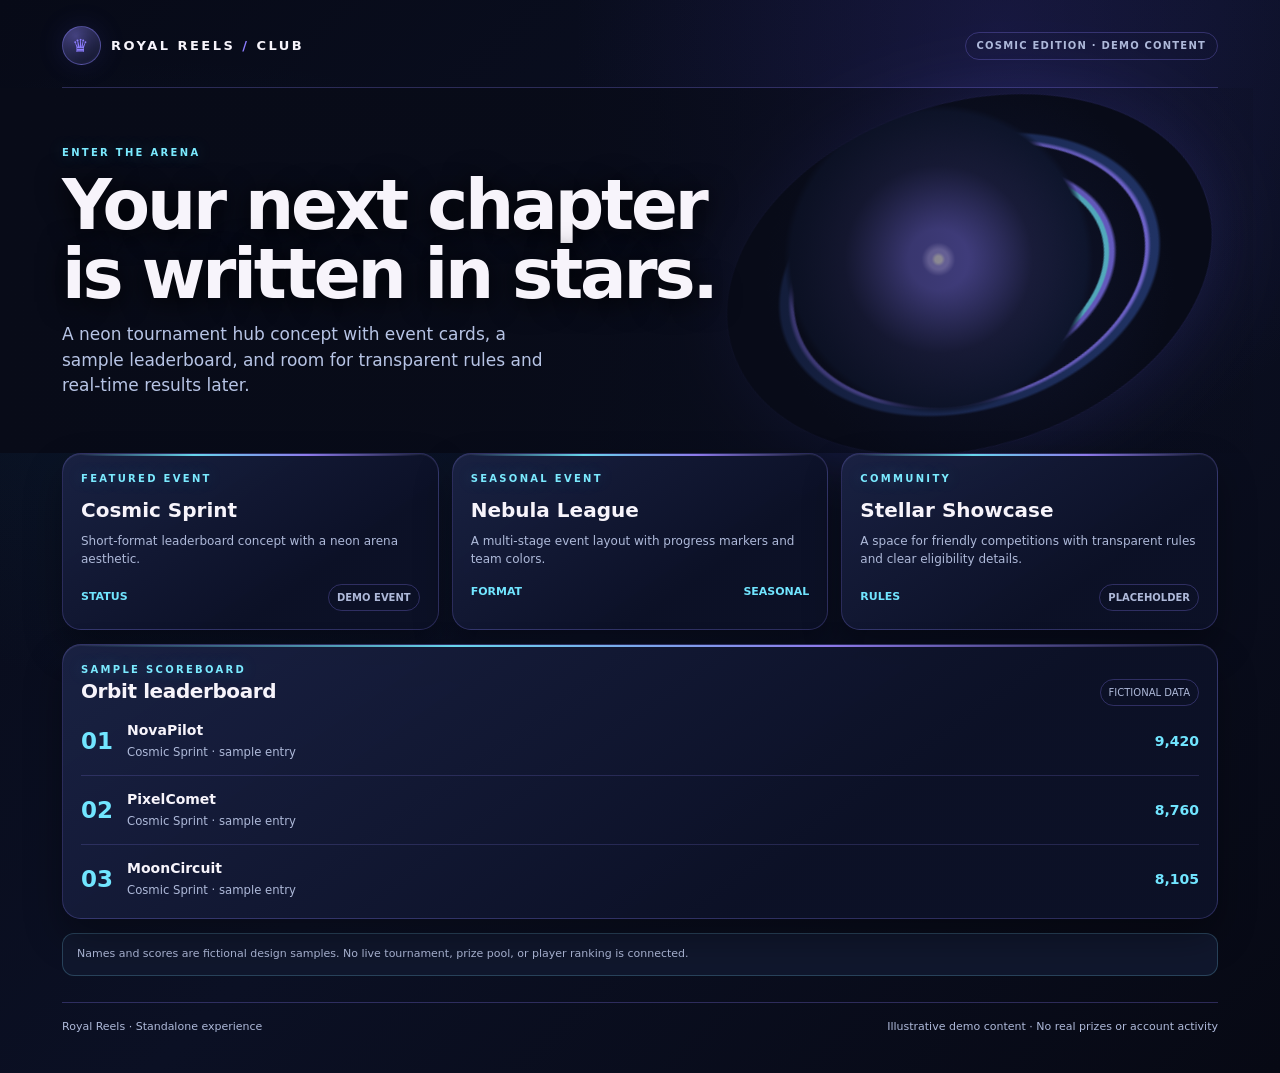
<file: pages/tournaments.html>
<!DOCTYPE html>

<html lang="en">
<head>
<meta charset="utf-8"/><meta content="width=device-width,initial-scale=1" name="viewport"/>
<meta content="dark" name="color-scheme"/><title data-page-i18n="p_22a9da2a2674">Tournaments · Royal Reels</title>
<style>
:root{--bg:#080b18;--panel:#11162a;--panel2:#171d35;--accent:#8d7dff;--accent2:#71e5ff;--muted:#aeb9d9;--line:rgba(141,125,255,.28);--glow:rgba(113,229,255,.12);--font:Inter, ui-sans-serif, system-ui, sans-serif}
*{box-sizing:border-box}html{min-height:100%;background:var(--bg)}body{margin:0;min-height:100vh;color:#f7f4fb;background:radial-gradient(ellipse at 85% -10%,var(--glow),transparent 42%),var(--bg);font-family:var(--font);font-size:14px;line-height:1.5}
a{color:inherit;text-decoration:none}button{font:inherit;color:inherit;cursor:pointer}.shell{max-width:1180px;margin:auto;padding:26px clamp(16px,4vw,42px) 38px}.top{display:flex;justify-content:space-between;align-items:center;gap:14px;padding-bottom:22px;border-bottom:1px solid var(--line)}.brand{display:flex;align-items:center;gap:10px;font:700 13px/1.2 var(--font);letter-spacing:.19em;text-transform:uppercase}.brand-mark{display:grid;place-items:center;width:34px;height:34px;border:1px solid var(--line);border-radius:11px;color:var(--accent);background:var(--panel);font-size:18px;box-shadow:0 0 26px var(--glow)}.tag{border:1px solid var(--line);border-radius:999px;padding:7px 11px;color:var(--muted);font:700 10px/1.2 var(--font);letter-spacing:.12em;text-transform:uppercase}.hero{position:relative;padding:clamp(28px,6vw,66px) 0 30px}.eyebrow{color:var(--accent2);font:700 10px/1.3 var(--font);letter-spacing:.23em;text-transform:uppercase}h1{margin:12px 0 14px;max-width:800px;font-size:clamp(34px,6vw,66px);line-height:1.02;letter-spacing:-.045em;font-weight:750}.luxury h1{font-weight:500;letter-spacing:-.035em}.hero p{max-width:680px;margin:0;color:var(--muted);font-size:clamp(14px,2vw,17px)}.hero-actions{display:flex;flex-wrap:wrap;gap:10px;margin-top:24px}.btn{display:inline-flex;justify-content:center;align-items:center;gap:8px;min-height:42px;padding:10px 16px;border:1px solid var(--line);border-radius:12px;background:var(--panel2);font-weight:700;transition:transform .18s,border-color .18s,filter .18s}.btn.primary{color:#17120a;background:linear-gradient(135deg,var(--accent2),var(--accent));border-color:transparent}.btn:hover{transform:translateY(-2px);filter:brightness(1.08)}.section-head{display:flex;align-items:end;justify-content:space-between;gap:12px;margin:24px 0 14px}h2{margin:0;font-size:20px;letter-spacing:-.02em}.section-head p{margin:0;color:var(--muted);font-size:12px}.grid{display:grid;grid-template-columns:repeat(3,minmax(0,1fr));gap:13px}.card{position:relative;overflow:hidden;min-width:0;padding:18px;border:1px solid var(--line);border-radius:17px;background:linear-gradient(145deg,var(--panel2),var(--panel));box-shadow:0 12px 32px #0002}.card:before{content:"";position:absolute;top:0;left:18px;right:18px;height:1px;background:linear-gradient(90deg,transparent,var(--accent),transparent);opacity:.7}.icon{display:grid;place-items:center;width:42px;height:42px;border:1px solid var(--line);border-radius:13px;background:var(--glow);color:var(--accent2);font-size:21px;margin-bottom:15px}.card h3{margin:0 0 7px;font-size:16px}.card p{margin:0 0 16px;color:var(--muted);font-size:12px}.meta{display:flex;justify-content:space-between;align-items:center;gap:8px;color:var(--accent2);font-size:11px;font-weight:700}.pill{border:1px solid var(--line);border-radius:999px;padding:5px 8px;color:var(--muted);font-size:10px}.banner{display:flex;justify-content:space-between;align-items:center;gap:20px;margin-top:16px;padding:18px;border:1px solid var(--line);border-radius:17px;background:radial-gradient(ellipse at right,var(--glow),transparent 65%),var(--panel)}.banner strong{display:block;margin-bottom:4px}.banner span{color:var(--muted);font-size:12px}.footer{display:flex;justify-content:space-between;gap:12px;flex-wrap:wrap;margin-top:26px;padding-top:16px;border-top:1px solid var(--line);color:var(--muted);font-size:11px}.note{padding:12px 14px;border:1px solid var(--line);border-radius:12px;color:var(--muted);font-size:11px;background:var(--panel)}.progress{height:7px;overflow:hidden;border-radius:99px;background:#ffffff12;margin:13px 0}.progress span{display:block;height:100%;border-radius:99px;background:linear-gradient(90deg,var(--accent),var(--accent2))}.rank{font-size:23px;font-weight:800;color:var(--accent2);width:34px}.row{display:flex;align-items:center;gap:12px}.row + .row{margin-top:13px;padding-top:13px;border-top:1px solid var(--line)}.row-info{flex:1;min-width:0}.row-info strong{display:block}.row-info small{color:var(--muted)}.score{font-weight:800;color:var(--accent2)}.days{display:grid;grid-template-columns:repeat(7,minmax(0,1fr));gap:8px}.day{padding:13px 5px;text-align:center;border:1px solid var(--line);border-radius:12px;background:var(--panel)}.day b{display:block;font-size:10px;color:var(--muted)}.day span{display:block;margin-top:8px;color:var(--accent2);font-size:18px}.day.active{border-color:var(--accent);box-shadow:0 0 22px var(--glow)}@media(max-width:760px){.grid{grid-template-columns:repeat(2,minmax(0,1fr))}.banner{align-items:flex-start;flex-direction:column}}@media(max-width:480px){.grid{grid-template-columns:1fr}.days{gap:4px}.day{padding:10px 2px}.tag{display:none}.top{padding-bottom:16px}}@media(prefers-reduced-motion:reduce){*,*:before,*:after{transition:none!important;animation:none!important;scroll-behavior:auto!important}}

/* Art-directed visual pass: deep-space glass, neon rings, and luminous panels. */
body.cosmic{background:radial-gradient(ellipse at 78% 3%,#332b8050,transparent 30%),radial-gradient(ellipse at 15% 35%,#12486a2b,transparent 32%),linear-gradient(135deg,#070a17,#0b1024 52%,#070914)}
.cosmic .shell{max-width:1240px}
.cosmic .top{border-bottom-color:#8f83ff42}
.cosmic .brand-mark{border-radius:50%;width:39px;height:39px;background:radial-gradient(circle at 35% 25%,#42407d,#11152b 72%);border-color:#8b83ff77;box-shadow:inset 0 0 14px #9d90ff28,0 0 28px #6b66ff20}
.cosmic .hero{min-height:365px;display:flex;flex-direction:column;justify-content:center;padding:52px 39% 48px 0;isolation:isolate}
.cosmic .hero:before{content:"";position:absolute;z-index:-1;inset:0 -3% 0 -7%;background:linear-gradient(90deg,#080b18 0%,#080b18ef 42%,#080b1820 100%);pointer-events:none}
.cosmic .hero:after{content:"";position:absolute;z-index:-2;right:0;top:4%;width:43%;height:94%;border-radius:50%;background:radial-gradient(circle at 45% 43%,#fff8ff 0 1%,#b5a8ff 2% 3%,#6a62c7 5% 9%,#23264d 28%,#111a36 44%,transparent 46%),radial-gradient(ellipse at 50% 50%,transparent 0 39%,#70eaff 39.5% 40.5%,#8879ff 41% 42%,transparent 43%),radial-gradient(ellipse at 50% 50%,transparent 0 51%,#8c7dff 51.5% 52%,#273e7a 53% 55%,transparent 56%),radial-gradient(circle at 50% 50%,#151b3d,#080b18 68%);filter:drop-shadow(0 0 35px #6963ff33);transform:rotate(-18deg)}
.cosmic .hero:after{box-shadow:0 0 0 1px #9e8fff12}
.cosmic .eyebrow{color:#7beaff;text-shadow:0 0 16px #58dfff45}
.cosmic h1{font-size:clamp(40px,5.4vw,72px);line-height:.99;text-shadow:0 4px 28px #000}
.cosmic .hero p{max-width:510px;color:#b7c4e5}
.cosmic .card{border-color:#8f83ff3d;border-radius:19px;background:linear-gradient(145deg,rgba(27,35,69,.92),rgba(12,17,39,.98) 68%);box-shadow:inset 0 1px #fff1,0 18px 38px #0005;transition:transform .25s,border-color .25s,box-shadow .25s}
.cosmic .card:hover{transform:translateY(-4px);border-color:#70eaff9c;box-shadow:inset 0 1px #fff2,0 22px 48px #0008,0 0 28px #7066ff20}
.cosmic .card:before{height:2px;background:linear-gradient(90deg,transparent,#70eaff,#9b84ff,transparent);opacity:.9}
.cosmic .icon{width:50px;height:50px;border-radius:15px;border-color:#76dfff5e;background:radial-gradient(circle at 30% 20%,#364d85,#151a39 72%);box-shadow:inset 0 1px #fff2,0 0 20px #4edfff14;color:#8bf0ff}
.cosmic .banner{border-radius:19px;border-color:#8f83ff55;background:radial-gradient(ellipse at 88% 20%,#5144b53b,transparent 43%),linear-gradient(110deg,#151b39,#0e132a);box-shadow:inset 0 1px #fff1,0 18px 35px #0003}
.cosmic .btn.primary{background:linear-gradient(115deg,#9cf4ff,#8c86ff 72%,#c3a4ff);box-shadow:inset 0 1px #fff9,0 6px 22px #7b79ff2b}
.cosmic .note{background:#10172d;border-color:#80dfff38}
.cosmic .row + .row{border-top-color:#8f83ff30}

/* Shared responsive refinements */
@media(max-width:760px){
  .luxury .hero,.cosmic .hero{min-height:310px;padding:40px 0 36px}
  .luxury .hero:after,.cosmic .hero:after{right:-7%;top:9%;width:58%;height:82%;opacity:.42}
  .luxury .hero:before,.cosmic .hero:before{inset:0 -5%;background:linear-gradient(90deg,var(--bg) 0%,color-mix(in srgb,var(--bg) 88%,transparent) 62%,transparent 100%)}
  .luxury h1,.cosmic h1{max-width:560px}
}
@media(max-width:480px){
  .luxury .hero,.cosmic .hero{min-height:280px;padding:35px 0 28px}
  .luxury .hero:after,.cosmic .hero:after{right:-19%;width:75%;opacity:.28}
  .luxury .hero:before,.cosmic .hero:before{background:linear-gradient(90deg,var(--bg) 0%,color-mix(in srgb,var(--bg) 90%,transparent) 80%,transparent 100%)}
  .luxury .card,.cosmic .card{padding:16px}
}

</style></head>
<body class="cosmic"><main class="shell"><header class="top"><a class="brand" href="../index.html" target="_top"><span class="brand-mark">♛</span><span>Royal Reels <span style="color:var(--accent)">/</span> Club</span></a><span class="tag" data-page-i18n="p_6a7e2b1118db">Cosmic edition · Demo content</span></header>
<section class="hero"><div class="eyebrow" data-page-i18n="p_9a280802a2f8">ENTER THE ARENA</div><h1 data-page-i18n="p_031b453bfab1">Your next chapter is written in stars.</h1><p data-page-i18n="p_319c243b5d94">A neon tournament hub concept with event cards, a sample leaderboard, and room for transparent rules and real-time results later.</p></section>
<div class="grid"><article class="card"><div class="eyebrow" data-page-i18n="p_9c13d5624b09">FEATURED EVENT</div><h3 data-page-i18n="p_e8f6291fdc96" style="font-size:20px;margin-top:10px">Cosmic Sprint</h3><p data-page-i18n="p_2b0fd8ed017c">Short-format leaderboard concept with a neon arena aesthetic.</p><div class="meta"><span data-page-i18n="p_7168833cc8e1">STATUS</span><span class="pill" data-page-i18n="p_6e4e8668ecfd">DEMO EVENT</span></div></article><article class="card"><div class="eyebrow" data-page-i18n="p_7dfad6cfb6b5">SEASONAL EVENT</div><h3 data-page-i18n="p_fcee7cadf74f" style="font-size:20px;margin-top:10px">Nebula League</h3><p data-page-i18n="p_f0abf552809b">A multi-stage event layout with progress markers and team colors.</p><div class="meta"><span data-page-i18n="p_3f6103eba0b5">FORMAT</span><span data-page-i18n="p_57cfde728977">SEASONAL</span></div></article><article class="card"><div class="eyebrow" data-page-i18n="p_ec32f63c505a">COMMUNITY</div><h3 data-page-i18n="p_4fc27550f5c1" style="font-size:20px;margin-top:10px">Stellar Showcase</h3><p data-page-i18n="p_876f53e9bf56">A space for friendly competitions with transparent rules and clear eligibility details.</p><div class="meta"><span data-page-i18n="p_9077aa00ab36">RULES</span><span class="pill" data-page-i18n="p_118c413f3fc9">PLACEHOLDER</span></div></article></div>
<section class="card" style="margin-top:14px"><div class="section-head" style="margin-top:0"><div><div class="eyebrow" data-page-i18n="p_2653784f88a0">SAMPLE SCOREBOARD</div><h2 data-page-i18n="p_eb1afa7be9b8">Orbit leaderboard</h2></div><span class="pill" data-page-i18n="p_b28f74fcd8cb">FICTIONAL DATA</span></div>
<div class="row"><span class="rank">01</span><div class="row-info"><strong>NovaPilot</strong><small data-page-i18n="p_f6dd8a778d4c">Cosmic Sprint · sample entry</small></div><span class="score">9,420</span></div><div class="row"><span class="rank">02</span><div class="row-info"><strong>PixelComet</strong><small data-page-i18n="p_f6dd8a778d4c">Cosmic Sprint · sample entry</small></div><span class="score">8,760</span></div><div class="row"><span class="rank">03</span><div class="row-info"><strong>MoonCircuit</strong><small data-page-i18n="p_f6dd8a778d4c">Cosmic Sprint · sample entry</small></div><span class="score">8,105</span></div></section>
<div class="note" data-page-i18n="p_d10e4d39cd06" style="margin-top:14px">Names and scores are fictional design samples. No live tournament, prize pool, or player ranking is connected.</div>
<footer class="footer"><span data-page-i18n="p_35033ec88f4f">Royal Reels · Standalone experience</span><span data-page-i18n="p_ed60bbd5415d">Illustrative demo content · No real prizes or account activity</span></footer></main><script></script>
<script>
(() => {
  const files = {
    en: "../locales/pages_ui_en.json",
    fr: "../locales/pages_ui_fr.json",
    ru: "../locales/pages_ui_ru.json",
    bg: "../locales/pages_ui_bg.json"
  };
  let active = new URLSearchParams(location.search).get("rr_lang") || "en";
  async function setPageLanguage(language) {
    const lang = files[language] ? language : "en";
    if (active === lang && document.documentElement.lang === lang) return;
    try {
      const response = await fetch(files[lang], { cache: "no-store" });
      if (!response.ok) throw new Error(`Page locale ${lang}: ${response.status}`);
      const messages = await response.json();
      document.documentElement.lang = lang;
      document.querySelectorAll("[data-page-i18n]").forEach(el => {
        const value = messages[el.dataset.pageI18n];
        if (value !== undefined) el.textContent = value;
      });
      document.title = messages[document.querySelector("title")?.dataset.pageI18n] || document.title;
      active = lang;
    } catch (error) {
      console.error("Unable to apply page language:", error);
    }
  }
  window.addEventListener("message", event => {
    if (event.origin !== location.origin || event.data?.type !== "royalreels:set-language") return;
    setPageLanguage(event.data.language);
  });
  window.addEventListener("DOMContentLoaded", () => setPageLanguage(active));
})();
</script>
</body></html>
</file>
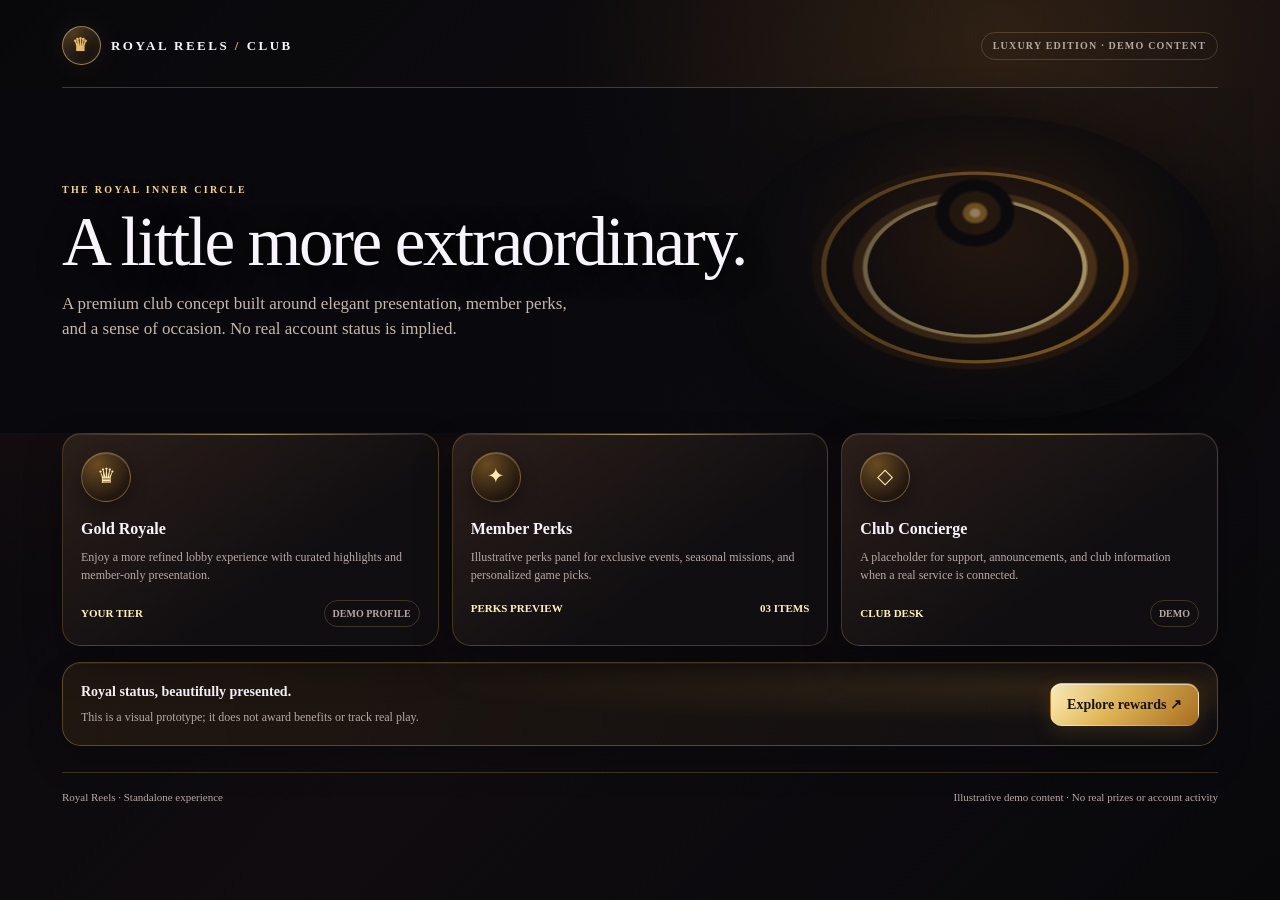
<file: pages/vip-club.html>
<!DOCTYPE html>

<html lang="en">
<head>
<meta charset="utf-8"/><meta content="width=device-width,initial-scale=1" name="viewport"/>
<meta content="dark" name="color-scheme"/><title data-page-i18n="p_4e880abfb692">VIP Club · Royal Reels</title>
<style>
:root{--bg:#09090d;--panel:#151218;--panel2:#1c171b;--accent:#e5bd68;--accent2:#fff0be;--muted:#b6a9a4;--line:rgba(229,189,104,.22);--glow:rgba(229,189,104,.12);--font:Georgia, "Times New Roman", serif}
*{box-sizing:border-box}html{min-height:100%;background:var(--bg)}body{margin:0;min-height:100vh;color:#f7f4fb;background:radial-gradient(ellipse at 85% -10%,var(--glow),transparent 42%),var(--bg);font-family:var(--font);font-size:14px;line-height:1.5}
a{color:inherit;text-decoration:none}button{font:inherit;color:inherit;cursor:pointer}.shell{max-width:1180px;margin:auto;padding:26px clamp(16px,4vw,42px) 38px}.top{display:flex;justify-content:space-between;align-items:center;gap:14px;padding-bottom:22px;border-bottom:1px solid var(--line)}.brand{display:flex;align-items:center;gap:10px;font:700 13px/1.2 var(--font);letter-spacing:.19em;text-transform:uppercase}.brand-mark{display:grid;place-items:center;width:34px;height:34px;border:1px solid var(--line);border-radius:11px;color:var(--accent);background:var(--panel);font-size:18px;box-shadow:0 0 26px var(--glow)}.tag{border:1px solid var(--line);border-radius:999px;padding:7px 11px;color:var(--muted);font:700 10px/1.2 var(--font);letter-spacing:.12em;text-transform:uppercase}.hero{position:relative;padding:clamp(28px,6vw,66px) 0 30px}.eyebrow{color:var(--accent2);font:700 10px/1.3 var(--font);letter-spacing:.23em;text-transform:uppercase}h1{margin:12px 0 14px;max-width:800px;font-size:clamp(34px,6vw,66px);line-height:1.02;letter-spacing:-.045em;font-weight:750}.luxury h1{font-weight:500;letter-spacing:-.035em}.hero p{max-width:680px;margin:0;color:var(--muted);font-size:clamp(14px,2vw,17px)}.hero-actions{display:flex;flex-wrap:wrap;gap:10px;margin-top:24px}.btn{display:inline-flex;justify-content:center;align-items:center;gap:8px;min-height:42px;padding:10px 16px;border:1px solid var(--line);border-radius:12px;background:var(--panel2);font-weight:700;transition:transform .18s,border-color .18s,filter .18s}.btn.primary{color:#17120a;background:linear-gradient(135deg,var(--accent2),var(--accent));border-color:transparent}.btn:hover{transform:translateY(-2px);filter:brightness(1.08)}.section-head{display:flex;align-items:end;justify-content:space-between;gap:12px;margin:24px 0 14px}h2{margin:0;font-size:20px;letter-spacing:-.02em}.section-head p{margin:0;color:var(--muted);font-size:12px}.grid{display:grid;grid-template-columns:repeat(3,minmax(0,1fr));gap:13px}.card{position:relative;overflow:hidden;min-width:0;padding:18px;border:1px solid var(--line);border-radius:17px;background:linear-gradient(145deg,var(--panel2),var(--panel));box-shadow:0 12px 32px #0002}.card:before{content:"";position:absolute;top:0;left:18px;right:18px;height:1px;background:linear-gradient(90deg,transparent,var(--accent),transparent);opacity:.7}.icon{display:grid;place-items:center;width:42px;height:42px;border:1px solid var(--line);border-radius:13px;background:var(--glow);color:var(--accent2);font-size:21px;margin-bottom:15px}.card h3{margin:0 0 7px;font-size:16px}.card p{margin:0 0 16px;color:var(--muted);font-size:12px}.meta{display:flex;justify-content:space-between;align-items:center;gap:8px;color:var(--accent2);font-size:11px;font-weight:700}.pill{border:1px solid var(--line);border-radius:999px;padding:5px 8px;color:var(--muted);font-size:10px}.banner{display:flex;justify-content:space-between;align-items:center;gap:20px;margin-top:16px;padding:18px;border:1px solid var(--line);border-radius:17px;background:radial-gradient(ellipse at right,var(--glow),transparent 65%),var(--panel)}.banner strong{display:block;margin-bottom:4px}.banner span{color:var(--muted);font-size:12px}.footer{display:flex;justify-content:space-between;gap:12px;flex-wrap:wrap;margin-top:26px;padding-top:16px;border-top:1px solid var(--line);color:var(--muted);font-size:11px}.note{padding:12px 14px;border:1px solid var(--line);border-radius:12px;color:var(--muted);font-size:11px;background:var(--panel)}.progress{height:7px;overflow:hidden;border-radius:99px;background:#ffffff12;margin:13px 0}.progress span{display:block;height:100%;border-radius:99px;background:linear-gradient(90deg,var(--accent),var(--accent2))}.rank{font-size:23px;font-weight:800;color:var(--accent2);width:34px}.row{display:flex;align-items:center;gap:12px}.row + .row{margin-top:13px;padding-top:13px;border-top:1px solid var(--line)}.row-info{flex:1;min-width:0}.row-info strong{display:block}.row-info small{color:var(--muted)}.score{font-weight:800;color:var(--accent2)}.days{display:grid;grid-template-columns:repeat(7,minmax(0,1fr));gap:8px}.day{padding:13px 5px;text-align:center;border:1px solid var(--line);border-radius:12px;background:var(--panel)}.day b{display:block;font-size:10px;color:var(--muted)}.day span{display:block;margin-top:8px;color:var(--accent2);font-size:18px}.day.active{border-color:var(--accent);box-shadow:0 0 22px var(--glow)}@media(max-width:760px){.grid{grid-template-columns:repeat(2,minmax(0,1fr))}.banner{align-items:flex-start;flex-direction:column}}@media(max-width:480px){.grid{grid-template-columns:1fr}.days{gap:4px}.day{padding:10px 2px}.tag{display:none}.top{padding-bottom:16px}}@media(prefers-reduced-motion:reduce){*,*:before,*:after{transition:none!important;animation:none!important;scroll-behavior:auto!important}}

/* Art-directed visual pass: velvet, polished metal, and dimensional gold. */
body.luxury{background:radial-gradient(ellipse at 78% 4%,rgba(179,119,36,.19),transparent 31%),radial-gradient(ellipse at 5% 38%,rgba(90,40,24,.14),transparent 32%),linear-gradient(135deg,#08080b,#100c10 54%,#08080b)}
.luxury .shell{max-width:1240px}
.luxury .top{border-bottom-color:rgba(237,196,111,.26)}
.luxury .brand-mark{border-radius:50%;width:39px;height:39px;border-color:rgba(245,211,135,.55);background:radial-gradient(circle at 30% 20%,#47351d,#100d0d 72%);box-shadow:inset 0 0 12px #f0c86b22,0 0 28px #d69c3b18}
.luxury .hero{min-height:345px;display:flex;flex-direction:column;justify-content:center;padding:52px 39% 48px 0;isolation:isolate}
.luxury .hero:before{content:"";position:absolute;z-index:-1;inset:0 -3% 0 -7%;background:linear-gradient(90deg,#09090d 0%,#09090df2 42%,#09090d22 100%);pointer-events:none}
.luxury .hero:after{content:"";position:absolute;z-index:-2;right:0;top:8%;width:42%;height:88%;border-radius:48% 48% 42% 42%;background:radial-gradient(ellipse at 50% 32%,#ffe7a8 0 1%,#c28a31 2% 3%,#392410 4% 7%,#0c0b0d 8% 11%,transparent 12%),radial-gradient(ellipse at 50% 50%,transparent 0 31%,#f4d68a 31.5% 32.3%,#65421c 33% 35%,transparent 36%),radial-gradient(ellipse at 50% 50%,transparent 0 43%,#b9822c 43.5% 44.5%,#33200f 45% 47%,transparent 48%),radial-gradient(ellipse at 50% 40%,#3a2412,#0b0a0c 66%);filter:drop-shadow(0 24px 36px #000b);opacity:.96}
.luxury .eyebrow{color:#f4d58d;text-shadow:0 0 18px #d5a64c38}
.luxury h1{font-size:clamp(40px,5.4vw,72px);line-height:.99;max-width:690px;text-shadow:0 4px 28px #000}
.luxury .hero p{max-width:510px;color:#c6b8ac}
.luxury .card{border-color:rgba(223,177,90,.24);border-radius:19px;background:linear-gradient(145deg,rgba(45,32,27,.96),rgba(16,14,17,.98) 64%);box-shadow:inset 0 1px #fff1,0 18px 38px #0005;transition:transform .25s,border-color .25s,box-shadow .25s}
.luxury .card:hover{transform:translateY(-4px);border-color:rgba(245,208,123,.58);box-shadow:inset 0 1px #fff2,0 22px 48px #0008,0 0 30px #c18b3210}
.luxury .icon{width:50px;height:50px;border-radius:50%;border-color:#d4ad5b66;background:radial-gradient(circle at 32% 24%,#6a4b21,#21170f 72%);box-shadow:inset 0 1px #fff3,0 7px 18px #0005;color:#ffe8ad}
.luxury .banner{border-radius:19px;border-color:#d6ad5a55;background:radial-gradient(ellipse at 85% 30%,#8860233b,transparent 43%),linear-gradient(110deg,#201710,#100e11);box-shadow:inset 0 1px #fff1,0 18px 35px #0003}
.luxury .btn.primary{background:linear-gradient(135deg,#fff1be 0%,#dfb453 46%,#a86c20 100%);box-shadow:inset 0 1px #fff9,0 6px 20px #d6a1432b}
.luxury .day{background:linear-gradient(155deg,#211a18,#100e11);box-shadow:inset 0 1px #fff1}
.luxury .day.active{background:radial-gradient(circle at 50% 0%,#6b4a21,#21170f 74%);box-shadow:0 0 25px #d7aa4b1c,inset 0 0 0 1px #f6d98b55}
.luxury .note{background:#171216;border-color:#d7b36535}

/* Shared responsive refinements */
@media(max-width:760px){
  .luxury .hero,.cosmic .hero{min-height:310px;padding:40px 0 36px}
  .luxury .hero:after,.cosmic .hero:after{right:-7%;top:9%;width:58%;height:82%;opacity:.42}
  .luxury .hero:before,.cosmic .hero:before{inset:0 -5%;background:linear-gradient(90deg,var(--bg) 0%,color-mix(in srgb,var(--bg) 88%,transparent) 62%,transparent 100%)}
  .luxury h1,.cosmic h1{max-width:560px}
}
@media(max-width:480px){
  .luxury .hero,.cosmic .hero{min-height:280px;padding:35px 0 28px}
  .luxury .hero:after,.cosmic .hero:after{right:-19%;width:75%;opacity:.28}
  .luxury .hero:before,.cosmic .hero:before{background:linear-gradient(90deg,var(--bg) 0%,color-mix(in srgb,var(--bg) 90%,transparent) 80%,transparent 100%)}
  .luxury .card,.cosmic .card{padding:16px}
}

</style></head>
<body class="luxury"><main class="shell"><header class="top"><a class="brand" href="../index.html" target="_top"><span class="brand-mark">♛</span><span>Royal Reels <span style="color:var(--accent)">/</span> Club</span></a><span class="tag" data-page-i18n="p_d30b2861da1b">Luxury edition · Demo content</span></header>
<section class="hero"><div class="eyebrow" data-page-i18n="p_b1c1406955cf">THE ROYAL INNER CIRCLE</div><h1 data-page-i18n="p_9602db75449d">A little more extraordinary.</h1><p data-page-i18n="p_4a3802b83c68">A premium club concept built around elegant presentation, member perks, and a sense of occasion. No real account status is implied.</p></section>
<div class="grid">
<article class="card"><div class="icon">♛</div><h3 data-page-i18n="p_3b01d3eff485">Gold Royale</h3><p data-page-i18n="p_4ddee80dde00">Enjoy a more refined lobby experience with curated highlights and member-only presentation.</p><div class="meta"><span data-page-i18n="p_1dd87b41ed1a">YOUR TIER</span><span class="pill" data-page-i18n="p_59292b01eb26">DEMO PROFILE</span></div></article>
<article class="card"><div class="icon">✦</div><h3 data-page-i18n="p_69546846727b">Member Perks</h3><p data-page-i18n="p_e9292602dd20">Illustrative perks panel for exclusive events, seasonal missions, and personalized game picks.</p><div class="meta"><span data-page-i18n="p_c5b740098a01">PERKS PREVIEW</span><span data-page-i18n="p_2dc2da538614">03 ITEMS</span></div></article>
<article class="card"><div class="icon">◇</div><h3 data-page-i18n="p_5509e17554e6">Club Concierge</h3><p data-page-i18n="p_131238dde443">A placeholder for support, announcements, and club information when a real service is connected.</p><div class="meta"><span data-page-i18n="p_973935f9dfa8">CLUB DESK</span><span class="pill" data-page-i18n="p_038bc41a7c6c">DEMO</span></div></article>
</div><section class="banner"><div><strong data-page-i18n="p_160be6fa8148">Royal status, beautifully presented.</strong><span data-page-i18n="p_1e48be51fad2">This is a visual prototype; it does not award benefits or track real play.</span></div><a class="btn primary" data-page-i18n="p_76a67b37edc2" href="daily-rewards.html">Explore rewards ↗</a></section>
<footer class="footer"><span data-page-i18n="p_35033ec88f4f">Royal Reels · Standalone experience</span><span data-page-i18n="p_ed60bbd5415d">Illustrative demo content · No real prizes or account activity</span></footer></main><script></script>
<script>
(() => {
  const files = {
    en: "../locales/pages_ui_en.json",
    fr: "../locales/pages_ui_fr.json",
    ru: "../locales/pages_ui_ru.json",
    bg: "../locales/pages_ui_bg.json"
  };
  let active = new URLSearchParams(location.search).get("rr_lang") || "en";
  async function setPageLanguage(language) {
    const lang = files[language] ? language : "en";
    if (active === lang && document.documentElement.lang === lang) return;
    try {
      const response = await fetch(files[lang], { cache: "no-store" });
      if (!response.ok) throw new Error(`Page locale ${lang}: ${response.status}`);
      const messages = await response.json();
      document.documentElement.lang = lang;
      document.querySelectorAll("[data-page-i18n]").forEach(el => {
        const value = messages[el.dataset.pageI18n];
        if (value !== undefined) el.textContent = value;
      });
      document.title = messages[document.querySelector("title")?.dataset.pageI18n] || document.title;
      active = lang;
    } catch (error) {
      console.error("Unable to apply page language:", error);
    }
  }
  window.addEventListener("message", event => {
    if (event.origin !== location.origin || event.data?.type !== "royalreels:set-language") return;
    setPageLanguage(event.data.language);
  });
  window.addEventListener("DOMContentLoaded", () => setPageLanguage(active));
})();
</script>
</body></html>
</file>
<file: styles.css>
/* Extracted from the original index.html. Rule order is preserved. */
:root {
  --gold: #f7d27a;
  --gold2: #b9822d;
  --bg: #09090f;
  --panel: #13131e;
  --muted: #9c9caf;
  --line: #ffffff12;
  --pink: #ff4fa3;
  --cyan: #55e6dc;
}
* {
  box-sizing: border-box;
}
html {
  scroll-behavior: smooth;
}
body {
  margin: 0;
  background: radial-gradient(ellipse at 50% -20%,#3d2057 0,#15101f 34%,#09090f 70%);
  color: #fff;
  font-family: Inter,ui-sans-serif,system-ui,-apple-system,Segoe UI,sans-serif;
  overflow-x: hidden;
}
body:before {
  content: "";
  position: fixed;
  inset: 0;
  pointer-events: none;
  z-index: -1;
  opacity: .24;
  background-image: radial-gradient(#fff 0.6px,transparent .8px);
  background-size: 34px 34px;
  mask-image: linear-gradient(to bottom,#000,transparent 75%);
}
header {
  height: 76px;
  display: flex;
  align-items: center;
  justify-content: space-between;
  padding: 0 clamp(18px,5vw,72px);
  border-bottom: 1px solid var(--line);
  background: #09090fc9;
  backdrop-filter: blur(16px);
  position: sticky;
  top: 0;
  z-index: 20;
}
.brand {
  display: flex;
  align-items: center;
  gap: 11px;
  font-weight: 950;
  letter-spacing: 2px;
  font-size: 19px;
}
.brand-mark {
  width: 38px;
  height: 38px;
  border-radius: 12px;
  display: grid;
  place-items: center;
  background: linear-gradient(145deg,#fff0b0,#b7781e);
  color: #291509;
  box-shadow: 0 0 28px #f7c65c44;
  font-size: 23px;
}
.brand span {
  color: var(--gold);
}
nav {
  display: flex;
  gap: 26px;
  align-items: center;
}
nav a {
  color: #c7c4d4;
  text-decoration: none;
  font-size: 13px;
  font-weight: 700;
  transition: .2s;
}
nav a:hover,nav a.active {
  color: var(--gold);
}
.actions {
  display: flex;
  align-items: center;
  gap: 10px;
}
.balance {
  border: 1px solid #f7d27a44;
  background: #f7d27a0c;
  border-radius: 12px;
  padding: 10px 13px;
  color: var(--gold);
  font-size: 13px;
  font-weight: 800;
}
.btn {
  border: 0;
  border-radius: 11px;
  padding: 11px 16px;
  font-weight: 850;
  cursor: pointer;
  transition: transform .2s,filter .2s;
}
.btn:hover {
  transform: translateY(-2px);
  filter: brightness(1.1);
}
.btn-gold {
  color: #241607;
  background: linear-gradient(135deg,#fff0b0,#e6ad45 55%,#a76a1c);
  box-shadow: 0 6px 22px #d59a3330;
}
.btn-ghost {
  background: #ffffff0a;
  color: #fff;
  border: 1px solid #ffffff1a;
}
main {
  max-width: 1440px;
  margin: auto;
  padding: 28px clamp(16px,4vw,58px) 60px;
}
.hero {
  position: relative;
  min-height: 345px;
  border: 1px solid #f4d17c38;
  border-radius: 25px;
  overflow: hidden;
  background: linear-gradient(100deg,#21152f 0%,#301b43 43%,#151020 100%);
  box-shadow: 0 24px 90px #0007;
  display: grid;
  grid-template-columns: 1.1fr .9fr;
  isolation: isolate;
}
.hero:before {
  content: "";
  position: absolute;
  inset: 0;
  background: radial-gradient(ellipse at 78% 45%,#b84dce45,transparent 33%),linear-gradient(90deg,#0b0910aa,transparent 80%);
  z-index: -1;
}
.hero-copy {
  padding: clamp(28px,5vw,62px);
  align-self: center;
  z-index: 2;
}
.eyebrow {
  color: var(--gold);
  font-size: 11px;
  letter-spacing: 3px;
  font-weight: 900;
  text-transform: uppercase;
  display: flex;
  align-items: center;
  gap: 10px;
}
.eyebrow:before {
  content: "";
  width: 24px;
  height: 1px;
  background: var(--gold);
}
h1 {
  font-size: clamp(35px,5vw,64px);
  line-height: .98;
  letter-spacing: -2px;
  margin: 18px 0 16px;
  max-width: 600px;
}
h1 em {
  font-style: normal;
  background: linear-gradient(100deg,#fff6c8,#f5c65d 45%,#fff1a7);
  -webkit-background-clip: text;
  background-clip: text;
  color: transparent;
  text-shadow: 0 5px 40px #f0bd5b2b;
}
.hero p {
  color: #c7bdcf;
  line-height: 1.65;
  max-width: 430px;
  font-size: 14px;
}
.hero-cta {
  display: flex;
  gap: 12px;
  align-items: center;
  margin-top: 24px;
}
.hero-art {
  position: relative;
  display: grid;
  place-items: center;
  min-height: 300px;
  perspective: 800px;
}
.halo {
  position: absolute;
  width: min(34vw,370px);
  aspect-ratio: 1;
  border-radius: 50%;
  background: radial-gradient(circle,#f4c45a30,transparent 66%);
  border: 1px solid #f7d27a24;
  box-shadow: 0 0 90px #d58b3d18,inset 0 0 50px #e9ad5420;
}
.coin {
  position: absolute;
  width: 80px;
  height: 80px;
  border-radius: 50%;
  display: grid;
  place-items: center;
  background: linear-gradient(145deg,#fff0a9,#c78624 60%,#71420d);
  border: 5px double #ffe5a0;
  color: #58350a;
  font-size: 38px;
  box-shadow: 0 15px 35px #0007;
  animation: float 4s ease-in-out infinite;
}
.coin.c1 {
  top: 13%;
  left: 18%;
  transform: rotate(-18deg) scale(.72);
  animation-delay: -1s;
}
.coin.c2 {
  bottom: 10%;
  right: 12%;
  transform: rotate(15deg) scale(.9);
  animation-delay: -2s;
}
.coin.c3 {
  top: 16%;
  right: 13%;
  transform: scale(.55);
  animation-delay: -3s;
}
.slot-machine {
  position: relative;
  z-index: 2;
  width: min(78%,310px);
  padding: 13px;
  border-radius: 24px;
  background: linear-gradient(145deg,#ffefae,#9d5b19 13%,#2d1534 22%,#130d20 70%,#f2c75f 100%);
  box-shadow: 0 25px 50px #000a,0 0 45px #f2bc5340;
  transform: rotateY(-9deg) rotateX(4deg);
  animation: machine 6s ease-in-out infinite;
}
.slot-top {
  text-align: center;
  font-weight: 1000;
  letter-spacing: 4px;
  color: #ffe9a0;
  text-shadow: 0 2px #6e3d12;
  font-size: 12px;
  padding: 3px 0 10px;
}
.reels {
  display: flex;
  gap: 7px;
  padding: 10px;
  background: #07050d;
  border: 2px solid #c38c3d;
  border-radius: 12px;
  box-shadow: inset 0 0 18px #000;
}
.reel {
  flex: 1;
  height: 105px;
  border-radius: 7px;
  background: linear-gradient(#fff7d5,#d4c8a4 48%,#fff3c8);
  display: grid;
  place-items: center;
  font-size: 43px;
  box-shadow: inset 0 0 10px #7a5a25;
  overflow: hidden;
}
.machine-bottom {
  text-align: center;
  font-size: 10px;
  letter-spacing: 3px;
  color: #ffda7a;
  font-weight: 900;
  padding: 11px 0 3px;
}
.hero-spin-row {
  display: flex;
  gap: 9px;
  align-items: center;
  margin-top: 9px;
}
.hero-spin-btn {
  flex: 1;
  border: 1px solid #ffe4a0;
  border-radius: 10px;
  padding: 10px 12px;
  background: linear-gradient(135deg,#ffe9a0,#d99b36);
  color: #281707;
  font-size: 11px;
  font-weight: 950;
  letter-spacing: 1px;
  cursor: pointer;
  box-shadow: 0 5px 15px #0005;
  transition: transform .18s,filter .18s;
}
.hero-spin-btn:hover:not(:disabled) {
  transform: translateY(-2px);
  filter: brightness(1.08);
}
.hero-spin-btn:disabled {
  opacity: .7;
  cursor: wait;
}
.hero-spin-result {
  min-height: 15px;
  text-align: center;
  color: #ffe6a0;
  font-size: 10px;
  font-weight: 800;
  margin-top: 7px;
  letter-spacing: .3px;
}
.slot-machine.is-spinning .reel {
  animation: heroReelSpin .18s linear infinite;
  filter: blur(1px);
}
.slot-machine.is-winning {
  box-shadow: 0 25px 50px #000a,0 0 38px #f2bc5377,0 0 0 2px #ffe9a0;
}
@keyframes heroReelSpin {
  0% {
    transform: translateY(-9px);
  }
  50% {
    transform: translateY(8px);
  }
  100% {
    transform: translateY(-9px);
  }
}
@media(prefers-reduced-motion:reduce) {
  .slot-machine.is-spinning .reel {
    animation-duration: .01ms;
  }
}
.light {
  position: absolute;
  width: 6px;
  height: 6px;
  background: #fff4a6;
  border-radius: 50%;
  box-shadow: 0 0 12px #ffd86c;
  animation: blink 1.5s infinite alternate;
}
.light.l1 {
  top: 13%;
  left: 10%;
}
.light.l2 {
  top: 33%;
  right: 9%;
  animation-delay: .6s;
}
.light.l3 {
  bottom: 17%;
  left: 14%;
  animation-delay: .9s;
}
@keyframes float {
  0%,100% {
    translate: 0 0;
  }
  50% {
    translate: 0 -13px;
  }
}
@keyframes machine {
  0%,100% {
    transform: rotateY(-9deg) rotateX(4deg) translateY(0);
  }
  50% {
    transform: rotateY(-4deg) rotateX(1deg) translateY(-8px);
  }
}
@keyframes blink {
  from {
    opacity: .3;
  }
  to {
    opacity: 1;
  }
}
.stats {
  display: grid;
  grid-template-columns: repeat(3,1fr);
  gap: 12px;
  margin: 22px 0 32px;
}
.stat {
  border: 1px solid var(--line);
  border-radius: 15px;
  background: linear-gradient(130deg,#ffffff08,#ffffff02);
  padding: 15px 18px;
  display: flex;
  align-items: center;
  gap: 13px;
}
.stat-icon {
  width: 39px;
  height: 39px;
  display: grid;
  place-items: center;
  background: #f5c75d14;
  border: 1px solid #f5c75d28;
  border-radius: 12px;
  font-size: 20px;
}
.stat small {
  display: block;
  color: var(--muted);
  font-size: 11px;
  margin-bottom: 4px;
}
.stat strong {
  font-size: 16px;
}
.section-head {
  display: flex;
  align-items: end;
  justify-content: space-between;
  gap: 16px;
  margin: 28px 0 16px;
}
.section-head h2 {
  margin: 0;
  font-size: 23px;
  letter-spacing: -.5px;
}
.section-head p {
  margin: 6px 0 0;
  color: var(--muted);
  font-size: 12px;
}
.view-all {
  color: var(--gold);
  font-size: 12px;
  font-weight: 800;
  text-decoration: none;
  white-space: nowrap;
}
.filters {
  display: flex;
  gap: 8px;
  flex-wrap: wrap;
  margin-bottom: 18px;
}
.filter {
  background: #ffffff08;
  border: 1px solid #ffffff14;
  color: #aaa8ba;
  border-radius: 999px;
  padding: 9px 14px;
  font-size: 12px;
  font-weight: 800;
  cursor: pointer;
}
.filter.active {
  color: #211507;
  background: linear-gradient(135deg,#ffe7a0,#d69a35);
  border-color: transparent;
}
.games {
  display: grid;
  grid-template-columns: repeat(4,minmax(0,1fr));
  gap: 17px;
}
.game {
  min-width: 0;
  position: relative;
  border: 1px solid #ffffff13;
  border-radius: 17px;
  overflow: hidden;
  background: #14131e;
  transition: transform .25s,border-color .25s,box-shadow .25s;
  cursor: pointer;
  transform-style: preserve-3d;
}
.game:hover {
  transform: none;
  border-color: #f7d27a75;
  box-shadow: 0 12px 28px #0007;
}
.game-art {
  height: 170px;
  display: grid;
  place-items: center;
  position: relative;
  overflow: hidden;
  background: radial-gradient(circle at 50% 35%,var(--glow),transparent 56%),linear-gradient(145deg,var(--c1),var(--c2));
}
.game-art:before {
  content: "";
  position: absolute;
  inset: -40%;
  background: repeating-conic-gradient(from 0deg at 50% 50%,#ffffff08 0deg 7deg,transparent 7deg 14deg);
  animation: spin 35s linear infinite;
}
.game-art:after {
  content: "";
  position: absolute;
  inset: 0;
  background: linear-gradient(180deg,transparent 55%,#0d0b15b8);
}
@keyframes spin {
  to {
    transform: rotate(360deg);
  }
}
.game-symbol {
  width: min(78%,240px);
  height: 72%;
  max-height: 190px;
  object-fit: contain;
  filter: drop-shadow(0 9px 10px #0008);
  z-index: 1;
  transition: transform .3s;
}
.game:hover .game-symbol {
  transform: scale(1.06) translateY(-4px);
}
.game-badge {
  position: absolute;
  z-index: 2;
  top: 11px;
  left: 11px;
  font-size: 9px;
  font-weight: 950;
  letter-spacing: .8px;
  padding: 6px 8px;
  border-radius: 6px;
  background: #f7d27a;
  color: #241707;
}
.heart {
  position: absolute;
  right: 10px;
  top: 9px;
  z-index: 3;
  border: 1px solid #ffffff30;
  background: #08071080;
  color: #fff;
  border-radius: 50%;
  width: 30px;
  height: 30px;
  cursor: pointer;
  font-size: 15px;
}
.heart.saved {
  color: #ff5d9d;
  background: #40182d;
}
.game-info {
  padding: 13px 14px 14px;
}
.game-title {
  font-size: 13px;
  font-weight: 850;
  white-space: nowrap;
  overflow: hidden;
  text-overflow: ellipsis;
}
.game-meta {
  display: flex;
  justify-content: space-between;
  align-items: center;
  color: #a6a2b6;
  font-size: 10px;
  margin-top: 7px;
}
.game-meta strong {
  color: var(--gold);
  font-size: 11px;
}
.play {
  width: 100%;
  margin-top: 12px;
  padding: 9px;
  border-radius: 9px;
  background: #ffffff0a;
  border: 1px solid #ffffff16;
  color: #fff;
  font-size: 11px;
  font-weight: 850;
  cursor: pointer;
}
.game:hover .play {
  background: linear-gradient(100deg,#f8dc8c,#c78b2d);
  color: #211507;
  border-color: transparent;
}
.promo {
  margin-top: 30px;
  border: 1px solid #ff4fa344;
  border-radius: 18px;
  padding: 22px 26px;
  display: flex;
  align-items: center;
  justify-content: space-between;
  gap: 20px;
  background: radial-gradient(ellipse at 80% 50%,#ff4fa31b,transparent 45%),linear-gradient(100deg,#26132a,#15101d);
}
.promo h3 {
  margin: 0 0 6px;
  font-size: 19px;
}
.promo p {
  margin: 0;
  color: #bcb0c5;
  font-size: 12px;
}
.promo .spark {
  font-size: 36px;
  margin-right: 14px;
}
.promo-left {
  display: flex;
  align-items: center;
}
footer {
  border-top: 1px solid var(--line);
  padding: 24px clamp(18px,5vw,72px);
  display: flex;
  justify-content: space-between;
  gap: 20px;
  color: #79778a;
  font-size: 11px;
}
footer strong {
  color: #c8bd9e;
}
.toast {
  position: fixed;
  bottom: 22px;
  left: 50%;
  transform: translate(-50%,20px);
  opacity: 0;
  pointer-events: none;
  z-index: 99;
  background: #21192c;
  border: 1px solid #f7d27a66;
  color: #fff;
  padding: 13px 42px 13px 18px;
  border-radius: 12px;
  box-shadow: 0 12px 40px #0009;
  font-size: 13px;
  transition: opacity .25s,transform .25s;
  max-width: min(92vw,680px);
  text-align: center;
}
.toast.show {
  opacity: 1;
  transform: translate(-50%,0);
  pointer-events: auto;
}
.toast-close {
  position: absolute;
  right: 7px;
  top: 50%;
  transform: translateY(-50%);
  width: 28px;
  height: 28px;
  border: 1px solid #ffffff30;
  border-radius: 8px;
  background: #ffffff12;
  color: #fff;
  font-size: 19px;
  line-height: 1;
  cursor: pointer;
}
.toast-close:hover {
  background: #ffffff28;
}
.toast.win-toast {
  border-color: #ffe27c;
  box-shadow: 0 0 0 2px #ffd65d38,0 0 30px #ffc83d55,0 12px 40px #000b;
  color: #fff4c4;
  font-weight: 850;
}
.modal-backdrop {
  position: fixed;
  inset: 0;
  z-index: 100;
  background: #05040be8;
  backdrop-filter: blur(12px);
  display: none;
  align-items: center;
  justify-content: center;
  padding: 18px;
  opacity: 0;
  transition: opacity .22s;
}
.modal-backdrop.open {
  display: flex;
  opacity: 1;
}
.game-modal {
  position: relative;
  width: min(680px,100%);
  max-height: min(90vh,760px);
  overflow: auto;
  border: 1px solid #f7d27a55;
  border-radius: 24px;
  background: radial-gradient(ellipse at 50% 0%,#47235c 0,#171321 48%,#0d0b14 100%);
  box-shadow: 0 30px 100px #000c;
  transform: translateY(14px) scale(.98);
  transition: transform .22s;
}
.modal-backdrop.open .game-modal {
  transform: translateY(0) scale(1);
}
.modal-close {
  position: absolute;
  right: 15px;
  top: 15px;
  z-index: 5;
  width: 38px;
  height: 38px;
  border-radius: 50%;
  border: 1px solid #ffffff30;
  background: #090711b8;
  color: white;
  font-size: 23px;
  cursor: pointer;
}
.modal-hero {
  position: relative;
  min-height: 245px;
  display: grid;
  place-items: center;
  overflow: hidden;
  background: radial-gradient(circle at 50% 45%,var(--glow,#f6c85d55),transparent 42%),linear-gradient(135deg,var(--c1,#39204b),var(--c2,#100d1c));
}
.modal-hero:before {
  content: "";
  position: absolute;
  inset: -40%;
  background: repeating-conic-gradient(from 0deg at 50% 50%,#ffffff09 0deg 6deg,transparent 6deg 13deg);
  animation: spin 38s linear infinite;
}
.modal-symbol {
  position: relative;
  z-index: 1;
  font-size: 112px;
  filter: drop-shadow(0 15px 18px #0009);
  animation: modalFloat 3.2s ease-in-out infinite;
}
.modal-thumbnail {
  position: relative;
  z-index: 1;
  display: block;
  width: min(76%,300px);
  height: 170px;
  object-fit: contain;
  filter: drop-shadow(0 15px 18px #0009);
  animation: modalFloat 3.2s ease-in-out infinite;
  border-radius: 10px;
}
#gameWorkspace .modal-thumbnail {
  width: min(78%,340px);
  height: 150px;
}
@media(max-width:700px) {
  #gameWorkspace .modal-thumbnail {
    height: 120px;
  }
}
@keyframes modalFloat {
  0%,100% {
    transform: translateY(0) rotate(-3deg);
  }
  50% {
    transform: translateY(-10px) rotate(3deg);
  }
}
.modal-copy {
  padding: 25px clamp(20px,5vw,38px) 32px;
}
.modal-kicker {
  font-size: 10px;
  font-weight: 950;
  letter-spacing: 2.5px;
  color: var(--gold);
  text-transform: uppercase;
}
.modal-copy h2 {
  font-size: clamp(25px,4vw,35px);
  margin: 9px 0 8px;
  letter-spacing: -1px;
}
.modal-copy p {
  color: #bcb5c9;
  line-height: 1.65;
  font-size: 13px;
  margin: 0;
  max-width: 540px;
}
.modal-details {
  display: flex;
  gap: 9px;
  flex-wrap: wrap;
  margin: 18px 0 22px;
}
.modal-chip {
  border: 1px solid #ffffff18;
  background: #ffffff08;
  border-radius: 9px;
  padding: 9px 11px;
  color: #d8d2e2;
  font-size: 11px;
}
.modal-actions {
  display: flex;
  gap: 10px;
  flex-wrap: wrap;
}
.modal-actions .btn {
  min-width: 135px;
}
.demo-stage {
  display: none;
  margin-top: 18px;
  border: 1px solid #f7d27a30;
  border-radius: 14px;
  padding: 17px;
  background: #08070dbb;
  text-align: center;
}
.demo-stage.visible {
  display: block;
}
.demo-reels {
  display: flex;
  justify-content: center;
  gap: 8px;
  margin: 12px 0;
}
.demo-reel {
  width: 68px;
  height: 72px;
  display: grid;
  place-items: center;
  border-radius: 10px;
  background: linear-gradient(#fff4cb,#d4b96f);
  color: #241707;
  font-size: 32px;
  box-shadow: inset 0 0 10px #7a5a25;
}
.demo-note {
  font-size: 11px;
  color: #aaa1b9;
}
.workspace-toolbar {
  position: fixed;
  right: 12px;
  top: 12px;
  z-index: 99999;
  display: flex;
  align-items: center;
  gap: 10px;
  padding: 8px 10px 8px 13px;
  border: 1px solid #f7d27a55;
  border-radius: 12px;
  background: #100d1beF;
  box-shadow: 0 10px 35px #0008;
  pointer-events: auto;
  color: #e9d7a4;
  font-size: 10px;
  font-weight: 900;
  letter-spacing: 1px;
}
.workspace-toolbar .btn {
  font-size: 11px;
  padding: 9px 12px;
}
@media(max-width:700px) {
  .workspace-toolbar {
    position: sticky;
    top: 0;
    right: auto;
    align-self: flex-end;
    margin: 0 0 10px;
    flex-shrink: 0;
  }
}
/* Reel-spin transition between catalog pages */
.games.page-spinning {
  pointer-events: none;
}
.games.page-spinning .game {
  animation: catalogReelSpin .72s cubic-bezier(.18,.72,.22,1) both;
  animation-delay: calc(var(--spin-index,0)*28ms);
  transform-origin: 50% 50%;
  backface-visibility: hidden;
}
.games.page-spinning .game .game-art {
  animation: reelArtBlur .72s ease-in-out both;
  animation-delay: calc(var(--spin-index,0)*28ms);
}
@keyframes catalogReelSpin {
  0% {
    transform: perspective(900px) rotateX(0) rotateY(0) translateY(0) scale(1);
    filter: blur(0);
    opacity: 1;
  }
  35% {
    transform: perspective(900px) rotateX(55deg) rotateY(8deg) translateY(-18px) scale(.94);
    filter: blur(3px);
    opacity: .65;
  }
  65% {
    transform: perspective(900px) rotateX(-48deg) rotateY(-6deg) translateY(18px) scale(.94);
    filter: blur(3px);
    opacity: .65;
  }
  100% {
    transform: perspective(900px) rotateX(0) rotateY(0) translateY(0) scale(1);
    filter: blur(0);
    opacity: 1;
  }
}
@keyframes reelArtBlur {
  0%,100% {
    filter: blur(0);
  }
  40%,60% {
    filter: blur(5px) brightness(1.35);
  }
}
@media(prefers-reduced-motion:reduce) {
  .games.page-spinning .game,.games.page-spinning .game .game-art {
    animation-duration: .01ms !important;
    animation-delay: 0ms !important;
  }
}
/* Whole-column 3D reel rotation on page changes */
.games {
  transform-style: preserve-3d;
  perspective: 1500px;
}
.games .game {
  --col-index: 0;
  --row-index: 0;
}
.games.page-spinning .game {
  animation: columnReelRotate .92s cubic-bezier(.22,.75,.25,1) both;
  animation-delay: calc(var(--col-index)*100ms + var(--row-index)*35ms);
  backface-visibility: hidden;
}
.games.page-spinning .game .game-symbol {
  animation: columnSymbolRoll .92s ease-in-out both;
}
@keyframes columnReelRotate {
  0% {
    opacity: 1;
    transform: perspective(1200px) rotateY(0deg) rotateX(0deg) translateZ(0) scale(1);
    filter: blur(0);
  }
  22% {
    opacity: .95;
    transform: perspective(1200px) rotateY(calc((var(--col-index) - 1)*-34deg)) rotateX(38deg) translateZ(30px) scale(.97);
    filter: blur(1px);
  }
  48% {
    opacity: .22;
    transform: perspective(1200px) rotateY(calc((var(--col-index) - 1)*-82deg)) rotateX(90deg) translateZ(-45px) scale(.86);
    filter: blur(4px);
  }
  68% {
    opacity: .18;
    transform: perspective(1200px) rotateY(calc((var(--col-index) - 1)*76deg)) rotateX(-68deg) translateZ(-20px) scale(.9);
    filter: blur(3px);
  }
  100% {
    opacity: 1;
    transform: perspective(1200px) rotateY(0deg) rotateX(0deg) translateZ(0) scale(1);
    filter: blur(0);
  }
}
@keyframes columnSymbolRoll {
  0% {
    transform: translateZ(24px) rotateY(0) rotateX(0) scale(1);
  }
  35% {
    transform: translateZ(24px) rotateY(150deg) rotateX(200deg) scale(.7);
  }
  70% {
    transform: translateZ(24px) rotateY(360deg) rotateX(410deg) scale(.8);
  }
  100% {
    transform: translateZ(24px) rotateY(360deg) rotateX(720deg) scale(1);
  }
}
@media(max-width:700px) {
  .games.page-spinning .game {
    animation-name: mobileColumnReel;
    animation-duration: .78s;
  }
  @keyframes mobileColumnReel {
    0% {
      opacity: 1;
      transform: rotateX(0deg) translateY(0) scale(1);
      filter: blur(0);
    }
    35% {
      opacity: .5;
      transform: rotateX(75deg) translateY(-18px) scale(.94);
      filter: blur(3px);
    }
    68% {
      opacity: .25;
      transform: rotateX(-70deg) translateY(14px) scale(.91);
      filter: blur(3px);
    }
    100% {
      opacity: 1;
      transform: rotateX(0deg) translateY(0) scale(1);
      filter: blur(0);
    }
  }
}
@media(prefers-reduced-motion:reduce) {
  .games.page-spinning .game,.games.page-spinning .game .game-symbol {
    animation-duration: .01ms !important;
    animation-delay: 0ms !important;
  }
}
/* Full-card slot reels: each entire game card rolls vertically */
.games {
  perspective: 1400px;
  transform-style: preserve-3d;
}
.games.page-spinning .game-column {
  position: relative;
  overflow: hidden;
  transform-style: preserve-3d;
  animation: reelColumnMove .9s cubic-bezier(.2,.65,.2,1) both;
  animation-delay: calc(var(--column-index,0)*120ms);
  backface-visibility: hidden;
}
.games.page-spinning .game-column:before,.games.page-spinning .game-column:after {
  content: "";
  position: absolute;
  left: 0;
  right: 0;
  height: 30px;
  z-index: 10;
  pointer-events: none;
}
.games.page-spinning .game-column:before {
  top: 0;
  background: linear-gradient(#0b0914,transparent);
}
.games.page-spinning .game-column:after {
  bottom: 0;
  background: linear-gradient(transparent,#0b0914);
}
/* Animate the complete card element — art, title, details, and play button together. */
.games.page-spinning .game-column .game {
  animation: wholeCardReel .9s cubic-bezier(.2,.65,.2,1) both !important;
  animation-delay: calc(var(--column-index,0)*120ms) !important;
  will-change: transform,opacity,filter;
  transform-origin: center center;
}
@keyframes reelColumnMove {
  0% {
    transform: translateY(-22px);
    filter: blur(0);
  }
  25% {
    transform: translateY(18px);
    filter: blur(1px);
  }
  55% {
    transform: translateY(-32px);
    filter: blur(4px);
  }
  78% {
    transform: translateY(8px);
    filter: blur(1px);
  }
  100% {
    transform: translateY(0);
    filter: blur(0);
  }
}
@keyframes wholeCardReel {
  0% {
    transform: translateY(-115%) rotateX(-12deg) scale(.96);
    opacity: 0;
    filter: blur(5px);
  }
  18% {
    transform: translateY(-45%) rotateX(-6deg) scale(.98);
    opacity: .45;
    filter: blur(3px);
  }
  42% {
    transform: translateY(24%) rotateX(5deg) scale(1);
    opacity: 1;
    filter: blur(1px);
  }
  64% {
    transform: translateY(-13%) rotateX(-3deg) scale(1);
    opacity: 1;
    filter: blur(0);
  }
  82% {
    transform: translateY(5%) rotateX(1deg) scale(1);
    opacity: 1;
    filter: blur(0);
  }
  100% {
    transform: translateY(0) rotateX(0) scale(1);
    opacity: 1;
    filter: blur(0);
  }
}
@media(prefers-reduced-motion:reduce) {
  .games.page-spinning .game-column,.games.page-spinning .game-column .game {
    animation-duration: .01ms !important;
    animation-delay: 0ms !important;
  }
}
.random-page-btn {
  margin-left: auto;
  border-color: #f7d27a55;
  color: var(--gold);
  background: linear-gradient(135deg,#f7d27a12,#b9822d12);
  white-space: nowrap;
}
.random-page-btn:hover {
  background: linear-gradient(135deg,#ffe7a0,#d69a35);
  color: #241707;
}
.random-page-btn {
  width: 116px;
  height: 116px;
  min-width: 116px;
  aspect-ratio: 1/1;
  padding: 0;
  margin-left: auto;
  border-radius: 50% !important;
  display: inline-flex;
  align-items: center;
  justify-content: center;
  flex: 0 0 116px;
  border: 1px solid #354765;
  color: #fff;
  background: radial-gradient(circle at 45% 35%,#1b2b45 0%,#111e33 68%,#0a1222 100%);
  box-shadow: 0 0 0 8px #050b16e8,0 0 0 9px #24344d66,0 8px 22px #0008,inset 0 1px 1px #ffffff12;
  font-size: 0;
  position: relative;
  flex-shrink: 0;
  transition: transform .2s ease,box-shadow .2s ease;
}
.random-page-btn .spin-icon {
  width: 58px;
  height: 58px;
  display: block;
  margin-left: 9px;
  overflow: visible;
  filter: drop-shadow(0 1px 1px #0005);
}
.random-page-btn .spin-icon path {
  fill: #f5f7fb;
  stroke: #f5f7fb;
  stroke-width: 1.5;
  stroke-linejoin: round;
  stroke-linecap: round;
}
.random-page-btn:hover {
  transform: scale(1.045);
  background: radial-gradient(circle at 45% 35%,#223550 0%,#14223a 68%,#0a1222 100%);
  box-shadow: 0 0 0 8px #050b16e8,0 0 0 10px #34486488,0 10px 26px #0009,inset 0 1px 1px #ffffff18;
}
.random-page-btn.active {
  background: radial-gradient(circle at 45% 35%,#263955 0%,#17253d 68%,#0a1222 100%);
  box-shadow: 0 0 0 8px #050b16e8,0 0 0 10px #405577aa,0 0 24px #7e9ac433,inset 0 1px 1px #ffffff18;
}
.random-page-btn:active {
  transform: scale(.98);
}
.random-page-btn:disabled {
  opacity: .55;
  cursor: not-allowed;
  transform: none;
}
@media(max-width:700px) {
  .random-page-btn {
    margin-left: 0;
    width: 96px;
    height: 96px;
    min-width: 96px;
    flex-basis: 96px;
  }
  .random-page-btn .spin-icon {
    width: 49px;
    height: 49px;
    margin-left: 7px;
  }
}
/* 3x3 game catalog pagination */
.games {
  grid-template-columns: repeat(3,minmax(0,1fr));
}
.pagination {
  display: flex;
  align-items: center;
  justify-content: center;
  gap: 8px;
  flex-wrap: wrap;
  margin: 22px 0 4px;
}
.page-btn {
  min-width: 39px;
  height: 39px;
  padding: 0 12px;
  border: 1px solid #ffffff1c;
  border-radius: 10px;
  background: #ffffff08;
  color: #c8c2d5;
  font-size: 12px;
  font-weight: 850;
  cursor: pointer;
  transition: .2s;
}
.page-btn:hover:not(:disabled) {
  border-color: #f7d27a88;
  color: #ffe7a0;
  transform: translateY(-2px);
}
.page-btn.active {
  background: linear-gradient(135deg,#fff0b0,#d69a35);
  border-color: transparent;
  color: #241707;
  box-shadow: 0 5px 18px #d69a3533;
}
.page-btn:disabled {
  opacity: .3;
  cursor: not-allowed;
}
.page-status {
  color: #aaa3b8;
  font-size: 11px;
  margin: 0 8px;
  min-width: 105px;
  text-align: center;
}
.win-message-inline {
  position: relative;
  display: flex;
  align-items: center;
  justify-content: center;
  gap: 12px;
  flex: 1 1 360px;
  min-width: 240px;
  max-width: 520px;
  margin-left: 14px;
  min-height: 58px;
  padding: 10px 38px 10px 16px;
  border: 1px solid #ffe27c;
  border-radius: 13px;
  background: radial-gradient(ellipse at 50% 0%,#ffe58a35,transparent 75%),linear-gradient(135deg,#34220b,#20132a 75%);
  color: #fff4bc;
  font-size: 13px;
  font-weight: 950;
  line-height: 1.35;
  text-align: center;
  text-shadow: 0 0 12px #ffc83d99;
  box-shadow: 0 0 0 2px #ffd65d35,0 0 24px #ffc83d77,inset 0 0 18px #ffc83d17;
  animation: winInlinePulse 1.7s ease-in-out infinite alternate;
}
.win-message-inline[hidden] {
  display: none;
}
.win-message-inline button {
  position: absolute;
  right: 6px;
  top: 50%;
  transform: translateY(-50%);
  width: 27px;
  height: 27px;
  border: 1px solid #fff3a755;
  border-radius: 8px;
  background: #ffffff12;
  color: #fff4bc;
  font-size: 20px;
  line-height: 1;
  cursor: pointer;
}
.win-message-inline button:hover {
  background: #ffffff2b;
  box-shadow: 0 0 12px #ffc83d77;
}
@keyframes winInlinePulse {
  from {
    box-shadow: 0 0 0 2px #ffd65d30,0 0 18px #ffc83d55,inset 0 0 12px #ffc83d12;
  }
  to {
    box-shadow: 0 0 0 3px #ffd65d66,0 0 32px #ffc83dcc,inset 0 0 22px #ffc83d25;
  }
}
@media(max-width:850px) {
  .win-message-inline {
    flex-basis: 280px;
    min-width: 190px;
    max-width: 100%;
    margin-left: 12px;
    font-size: 11px;
    padding-left: 10px;
    padding-right: 34px;
  }
}
@media(max-width:700px) {
  .games {
    grid-template-columns: repeat(2,minmax(0,1fr));
  }
  .win-message-inline {
    margin-left: 0;
    flex-basis: 100%;
    max-width: 100%;
  }
}
@media(max-width:390px) {
  .games {
    grid-template-columns: repeat(2,minmax(0,1fr));
  }
}
/* Interactive 3D game cards */
.games {
  perspective: 1200px;
  perspective-origin: 50% 45%;
}
.game {
  transform-style: preserve-3d;
  will-change: transform;
  backface-visibility: hidden;
}
.game .game-art {
  transform: translateZ(12px);
  transform-style: preserve-3d;
}
.game .game-symbol {
  transform: translateZ(24px);
  text-shadow: 0 10px 18px #0009;
}
.game .game-badge,.game .heart {
  transform: translateZ(28px);
}
.game .game-info {
  position: relative;
  transform: translateZ(8px);
  background: linear-gradient(150deg,#191724,#100e18);
}
.game:after {
  content: "";
  position: absolute;
  inset: 0;
  border-radius: inherit;
  pointer-events: none;
  border: 1px solid #ffffff12;
  box-shadow: inset 0 1px #ffffff18;
  opacity: .8;
  transition: opacity .2s;
}
.game.is-tilting:after {
  opacity: 1;
  box-shadow: inset 0 1px #ffffff40,inset 0 0 28px #f7d27a12;
}
.game {
  transition: transform .16s ease-out,border-color .25s,box-shadow .25s;
}
.game .game-art:before {
  transform: translateZ(1px);
}
@media(hover:none),(max-width:700px) {
  .game,.game:hover {
    transform: none !important;
  }
  .game .game-art,.game .game-symbol,.game .game-info {
    transform: none;
  }
}
/* Multi-game desktop workspace */
#gameWorkspace {
  display: none;
  opacity: 1;
  pointer-events: none;
  background: #05040b80;
  align-items: stretch;
  justify-content: stretch;
  padding: 0;
  overflow: hidden;
}
#gameWorkspace.open {
  display: block;
}
#gameWorkspace .game-modal {
  position: absolute;
  pointer-events: auto;
  width: min(520px,calc(100vw - 28px));
  max-height: min(680px,calc(100vh - 28px));
  margin: 0;
  overflow: auto;
  resize: both;
  min-width: 290px;
  min-height: 300px;
  transition: box-shadow .18s;
  transform: none;
}
#gameWorkspace .game-modal.focused {
  box-shadow: 0 35px 110px #000e,0 0 0 1px #f7d27a88;
}
#gameWorkspace .modal-hero {
  min-height: 180px;
}
#gameWorkspace .modal-symbol {
  font-size: 82px;
}
#gameWorkspace .modal-copy {
  padding: 19px 22px 24px;
}
#gameWorkspace .modal-copy h2 {
  font-size: 25px;
}
#gameWorkspace .modal-copy p {
  font-size: 12px;
}
.window-bar {
  height: 34px;
  display: flex;
  align-items: center;
  justify-content: space-between;
  padding: 0 12px;
  background: #080710d9;
  border-bottom: 1px solid #f7d27a33;
  color: #e9d7a4;
  font-size: 10px;
  letter-spacing: 1.2px;
  font-weight: 900;
  cursor: move;
  touch-action: none;
}
.window-bar .window-count {
  color: #a9a0b8;
  font-weight: 600;
  letter-spacing: 0;
}
.window-close {
  border: 0;
  background: transparent;
  color: #fff;
  font-size: 19px;
  cursor: pointer;
  padding: 0 4px;
}
#gameWorkspace .game-modal .modal-close {
  display: none;
}
#gameWorkspace .game-modal .modal-hero {
  clear: both;
}
@media(max-width:700px) {
  #gameWorkspace {
    overflow-y: auto;
    padding: 10px;
    align-items: flex-start;
  }
  #gameWorkspace .game-modal {
    position: relative !important;
    left: auto !important;
    top: auto !important;
    width: 100%;
    max-width: none;
    max-height: none;
    min-width: 0;
    min-height: 0;
    resize: none;
    margin: 0 0 12px;
  }
  #gameWorkspace.open {
    display: flex;
    flex-direction: column;
  }
  #gameWorkspace .modal-hero {
    min-height: 145px;
  }
  #gameWorkspace .modal-symbol {
    font-size: 65px;
  }
}
@media(max-width:950px) {
  nav {
    gap: 13px;
  }
  .games {
    grid-template-columns: repeat(3,minmax(0,1fr));
  }
  .hero {
    grid-template-columns: 1fr .8fr;
  }
  .hero-copy {
    padding: 32px;
  }
  .hero-art {
    min-width: 240px;
  }
}
@media(max-width:700px) {
  header {
    height: 65px;
  }
  .brand {
    font-size: 15px;
  }
  .brand-mark {
    width: 33px;
    height: 33px;
  }
  .nav-links {
    display: none;
  }
  .balance {
    display: none;
  }
  main {
    padding-top: 17px;
  }
  .hero {
    grid-template-columns: 1fr;
    min-height: 0;
  }
  .hero-copy {
    padding: 31px 25px 10px;
  }
  .hero-art {
    min-height: 240px;
  }
  .slot-machine {
    width: 230px;
  }
  .reel {
    height: 75px;
    font-size: 34px;
  }
  .coin {
    width: 60px;
    height: 60px;
    font-size: 28px;
  }
  .stats {
    gap: 8px;
  }
  .stat {
    padding: 12px 9px;
    gap: 8px;
  }
  .stat-icon {
    width: 31px;
    height: 31px;
    font-size: 16px;
  }
  .stat strong {
    font-size: 12px;
  }
  .stat small {
    font-size: 9px;
  }
  .games {
    grid-template-columns: repeat(2,minmax(0,1fr));
    gap: 11px;
  }
  .game-art {
    height: 140px;
  }
  .game-symbol {
    font-size: 62px;
  }
  .section-head h2 {
    font-size: 20px;
  }
  .promo {
    padding: 18px;
    align-items: flex-start;
  }
  .promo h3 {
    font-size: 16px;
  }
  .promo .btn {
    padding: 10px;
    font-size: 11px;
  }
  footer {
    flex-direction: column;
  }
}
@media(max-width:390px) {
  .actions .btn {
    padding: 9px 10px;
    font-size: 11px;
  }
  .games {
    gap: 8px;
  }
  .game-art {
    height: 120px;
  }
  .game-info {
    padding: 11px;
  }
  .hero-cta {
    flex-wrap: wrap;
  }
}
/* Competition statistics panel */
.competition {
  margin: 30px 0 0;
  padding: clamp(18px,3vw,30px);
  border: 1px solid #f7d27a2e;
  border-radius: 22px;
  background: radial-gradient(ellipse at 92% 0%,#8b5bd21c,transparent 42%),linear-gradient(135deg,#171321,#100e18 70%);
  box-shadow: 0 18px 50px #0003;
  position: relative;
  overflow: hidden;
}
.competition:before {
  content: "";
  position: absolute;
  inset: 0 auto 0 0;
  width: 3px;
  background: linear-gradient(#ffe8a0,#b67a27,transparent);
}
.competition-head {
  display: flex;
  align-items: flex-end;
  justify-content: space-between;
  gap: 16px;
  margin-bottom: 20px;
  position: relative;
}
.competition-kicker {
  font-size: 10px;
  font-weight: 950;
  letter-spacing: 2.4px;
  color: var(--gold);
  text-transform: uppercase;
  display: flex;
  align-items: center;
  gap: 8px;
}
.competition-kicker:before {
  content: "";
  width: 17px;
  height: 1px;
  background: var(--gold);
}
.competition-head h2 {
  font-size: clamp(21px,2.5vw,27px);
  margin: 8px 0 5px;
  letter-spacing: -.6px;
}
.competition-head p {
  margin: 0;
  color: var(--muted);
  font-size: 12px;
  line-height: 1.5;
}
.competition-badge {
  display: inline-flex;
  align-items: center;
  gap: 7px;
  white-space: nowrap;
  border: 1px solid #65dca544;
  background: #65dca50d;
  color: #8bf0bf;
  border-radius: 999px;
  padding: 8px 11px;
  font-size: 10px;
  font-weight: 850;
}
.competition-badge:before {
  content: "";
  width: 6px;
  height: 6px;
  border-radius: 50%;
  background: #76e9ac;
  box-shadow: 0 0 10px #76e9ac;
}
.competition-metrics {
  display: grid;
  grid-template-columns: repeat(4,minmax(0,1fr));
  gap: 11px;
  margin-bottom: 20px;
}
.competition-metric {
  min-width: 0;
  padding: 15px 16px;
  border: 1px solid #ffffff12;
  border-radius: 14px;
  background: linear-gradient(145deg,#ffffff08,#ffffff02);
}
.competition-metric .metric-top {
  display: flex;
  justify-content: space-between;
  align-items: center;
  gap: 8px;
  color: #aaa3b9;
  font-size: 10px;
  margin-bottom: 11px;
}
.competition-metric .metric-icon {
  width: 28px;
  height: 28px;
  border-radius: 9px;
  display: grid;
  place-items: center;
  background: #f7d27a12;
  border: 1px solid #f7d27a22;
  color: var(--gold);
  font-size: 15px;
}
.competition-metric strong {
  display: block;
  font-size: clamp(17px,2vw,24px);
  letter-spacing: -.5px;
  white-space: nowrap;
  overflow: hidden;
  text-overflow: ellipsis;
}
.competition-metric small {
  display: block;
  margin-top: 5px;
  color: #817b92;
  font-size: 10px;
}
.competition-lower {
  display: grid;
  grid-template-columns: minmax(0,1.25fr) minmax(240px,.75fr);
  gap: 14px;
}
.competition-board,.competition-activity {
  border: 1px solid #ffffff12;
  border-radius: 15px;
  background: #09081170;
  min-width: 0;
  overflow: hidden;
}
.competition-subhead {
  display: flex;
  justify-content: space-between;
  align-items: center;
  gap: 10px;
  padding: 15px 17px;
  border-bottom: 1px solid #ffffff10;
}
.competition-subhead h3 {
  margin: 0;
  font-size: 13px;
}
.competition-subhead span {
  font-size: 10px;
  color: #8e879e;
}
.leaderboard {
  width: 100%;
  border-collapse: collapse;
  text-align: left;
  font-size: 11px;
}
.leaderboard th {
  font-size: 9px;
  letter-spacing: .8px;
  text-transform: uppercase;
  color: #817b92;
  font-weight: 800;
  padding: 11px 15px;
}
.leaderboard td {
  padding: 12px 15px;
  border-top: 1px solid #ffffff09;
  color: #d8d3e1;
}
.leaderboard tbody tr:first-child td {
  border-top: 0;
}
.leaderboard .rank {
  width: 40px;
  color: #9c94ac;
  font-weight: 900;
}
.leaderboard .rank.gold {
  color: #ffe19a;
}
.leader-name {
  display: flex;
  align-items: center;
  gap: 9px;
  font-weight: 750;
  white-space: nowrap;
}
.leader-avatar {
  width: 28px;
  height: 28px;
  display: grid;
  place-items: center;
  border-radius: 9px;
  background: linear-gradient(145deg,#46304e,#21172d);
  border: 1px solid #f7d27a25;
  font-size: 14px;
}
.leader-score {
  color: var(--gold) !important;
  font-weight: 900;
  white-space: nowrap;
  text-align: right;
}
.competition-activity {
  padding-bottom: 14px;
}
.competition-activity-list {
  padding: 4px 16px 0;
}
.competition-activity-item {
  display: flex;
  align-items: center;
  gap: 11px;
  padding: 12px 0;
  border-bottom: 1px solid #ffffff0c;
}
.competition-activity-item:last-child {
  border-bottom: 0;
}
.activity-icon {
  width: 34px;
  height: 34px;
  flex: 0 0 34px;
  display: grid;
  place-items: center;
  border-radius: 11px;
  background: #f7d27a12;
  color: var(--gold);
  font-size: 17px;
}
.activity-copy {
  min-width: 0;
  flex: 1;
}
.activity-copy strong {
  display: block;
  font-size: 11px;
  white-space: nowrap;
  overflow: hidden;
  text-overflow: ellipsis;
}
.activity-copy small {
  display: block;
  color: #8e879e;
  font-size: 10px;
  margin-top: 4px;
}
.activity-value {
  font-size: 11px;
  font-weight: 900;
  color: #ffe6a0;
  white-space: nowrap;
}
.competition-note {
  margin: 13px 0 0;
  color: #817b92;
  font-size: 10px;
  line-height: 1.5;
}
@media(max-width:850px) {
  .competition-metrics {
    grid-template-columns: repeat(2,minmax(0,1fr));
  }
  .competition-lower {
    grid-template-columns: 1fr;
  }
}
@media(max-width:520px) {
  .competition {
    padding: 17px 13px;
  }
  .competition-head {
    align-items: flex-start;
    flex-direction: column;
  }
  .competition-badge {
    align-self: flex-start;
  }
  .competition-metric {
    padding: 12px;
  }
  .competition-metric .metric-top {
    align-items: flex-start;
  }
  .leaderboard th,.leaderboard td {
    padding: 10px 8px;
  }
  .leaderboard th:last-child,.leaderboard td:last-child {
    padding-right: 10px;
  }
  .leader-avatar {
    width: 25px;
    height: 25px;
    flex-basis: 25px;
  }
  .leader-name {
    gap: 6px;
    font-size: 10px;
  }
}
/* Sidebar activity tabs and transaction entries */
.history-tabs {
  display: flex;
  gap: 7px;
  padding: 16px;
  border-bottom: 1px solid #ffffff12;
  flex-shrink: 0;
  box-sizing: border-box;
}
.history-tab {
  flex: 1;
  min-width: 0;
  border: 1px solid #ffffff16;
  border-radius: 10px;
  background: #ffffff05;
  color: #aaa4b9;
  padding: 10px 8px;
  font: 600 11px/1.2 inherit;
  cursor: pointer;
  transition: background .18s,border-color .18s,color .18s;
}
.history-tab.active {
  color: #ffe3a0;
  border-color: #d6a84d77;
  background: linear-gradient(135deg,#d6a84d20,#d6a84d08);
}
.history-tab span {
  display: inline-flex;
  align-items: center;
  justify-content: center;
  min-width: 18px;
  height: 18px;
  margin-left: 4px;
  padding: 0 4px;
  border-radius: 99px;
  background: #ffffff12;
  font-size: 10px;
}
.history-tab-view {
  display: flex;
  flex: 1;
  min-height: 0;
  flex-direction: column;
  overflow: hidden;
}
.history-tab-view[hidden] {
  display: none;
}
.transaction-entry {
  padding: 12px;
  margin-bottom: 9px;
  border: 1px solid #ffffff12;
  border-radius: 13px;
  background: linear-gradient(135deg,#ffffff07,#ffffff02);
}
.transaction-entry-top {
  display: flex;
  align-items: flex-start;
  justify-content: space-between;
  gap: 8px;
}
.transaction-title {
  font-size: 12px;
  font-weight: 700;
  color: #f0e9f5;
  overflow-wrap: anywhere;
}
.transaction-time {
  font-size: 10px;
  color: #938da3;
  white-space: nowrap;
}
.transaction-meta {
  display: flex;
  align-items: center;
  gap: 6px;
  flex-wrap: wrap;
  margin-top: 8px;
  color: #aaa4b9;
  font-size: 10px;
}
.transaction-status {
  display: inline-flex;
  align-items: center;
  padding: 3px 7px;
  border-radius: 99px;
  font-size: 9px;
  text-transform: uppercase;
  letter-spacing: .04em;
  background: #ffffff0c;
  color: #bcb5ca;
}
.transaction-status.completed {
  color: #72e0ad;
  background: #42d99a17;
}
.transaction-status.pending {
  color: #ffd17c;
  background: #ffc45e18;
}
.transaction-status.rejected {
  color: #ff8b9d;
  background: #ff527718;
}
.transaction-amount {
  margin-top: 9px;
  font-size: 16px;
  font-weight: 800;
  font-variant-numeric: tabular-nums;
}
.transaction-amount.positive {
  color: #72e0ad;
}
.transaction-amount.negative {
  color: #ff879b;
}
.transaction-wallet {
  color: #8e879e;
  font-size: 10px;
}
/* Original style block: theme-system */
:root {
  color-scheme: dark;
  --theme-accent: #f7d27a;
  --theme-accent-2: #b9822d;
  --theme-page: #09090f;
  --theme-panel: #13131e;
  --theme-text: #fff;
  --theme-muted: #9c9caf;
  --theme-line: #ffffff18;
  --theme-header: #09090fc9;
  --theme-hero: #21152f;
}
.theme-picker-wrap {
  display: flex;
  align-items: center;
  gap: 7px;
  padding: 0 9px;
  height: 38px;
  border: 1px solid var(--theme-line);
  border-radius: 11px;
  background: var(--theme-panel);
  color: var(--theme-accent);
  font-size: 16px;
}
.theme-picker-wrap select {
  appearance: none;
  max-width: 104px;
  border: 0;
  outline: 0;
  background: transparent;
  color: var(--theme-text);
  font: 700 12px/1 inherit;
  cursor: pointer;
  padding: 9px 1px;
}
.theme-picker-wrap select option {
  background: #171321;
  color: #fff;
}
body[data-theme="light"] {
  color-scheme: light;
  --theme-accent: #97651c;
  --theme-accent-2: #d29a39;
  --theme-page: #f4f1ea;
  --theme-panel: #fffdf8;
  --theme-text: #24212a;
  --theme-muted: #716c79;
  --theme-line: #4b3c291e;
  --theme-header: #fffdf2e8;
  --theme-hero: #eee3f4;
  background: radial-gradient(ellipse at 50% -20%,#e7d6ef 0,#f7f2e9 48%,#eeeae2 100%);
  color: #24212a;
}
body[data-theme="neon"] {
  --theme-accent: #55f7ff;
  --theme-accent-2: #ff3df2;
  --theme-page: #080512;
  --theme-panel: #130d25;
  --theme-text: #f7f2ff;
  --theme-muted: #b2a5d1;
  --theme-line: #55f7ff38;
  --theme-header: #0b0619e8;
  --theme-hero: #1b0b31;
  background: radial-gradient(ellipse at 50% -15%,#3b1260 0,#10071f 44%,#05040b 100%);
  color: #f7f2ff;
}
body[data-theme="clear"] {
  --theme-accent: #b8fff2;
  --theme-accent-2: #65cdbf;
  --theme-page: #0c2025;
  --theme-panel: #d8f8f51b;
  --theme-text: #efffff;
  --theme-muted: #b4d6d8;
  --theme-line: #b8fff244;
  --theme-header: #0b252bd1;
  --theme-hero: #14353bd9;
  background: linear-gradient(135deg,#0b242c,#1b4b51 48%,#132b3d);
  color: #efffff;
}
body[data-theme="granite"] {
  --theme-accent: #e2e5e8;
  --theme-accent-2: #8b959f;
  --theme-page: #17191c;
  --theme-panel: #262a2f;
  --theme-text: #f0f1f2;
  --theme-muted: #b0b5bc;
  --theme-line: #e0e5eb22;
  --theme-header: #191c20e8;
  --theme-hero: #34383e;
  background: radial-gradient(ellipse at 50% -20%,#51565e 0,#25292e 40%,#141619 100%);
  color: #f0f1f2;
}
body[data-theme="sunset"] {
  --theme-accent: #ffc078;
  --theme-accent-2: #ff6b6b;
  --theme-page: #21101d;
  --theme-panel: #301728;
  --theme-text: #fff5ec;
  --theme-muted: #d9b3bd;
  --theme-line: #ffb18d30;
  --theme-header: #21101de8;
  --theme-hero: #592440;
  background: radial-gradient(ellipse at 50% -20%,#a9445d 0,#3b1835 42%,#1a101e 100%);
  color: #fff5ec;
}
body[data-theme="waterfall"] {
  --theme-accent: #8ee8ff;
  --theme-accent-2: #45b9d6;
  --theme-page: #071a29;
  --theme-panel: #0f2a3b;
  --theme-text: #effaff;
  --theme-muted: #a9cbd8;
  --theme-line: #8ee8ff2b;
  --theme-header: #071a29e8;
  --theme-hero: #10364b;
  background: radial-gradient(ellipse at 50% -20%,#1d6d83 0,#103246 40%,#071723 100%);
  color: #effaff;
}
body[data-theme="light"] header,body[data-theme="neon"] header,body[data-theme="clear"] header,body[data-theme="granite"] header,body[data-theme="sunset"] header,body[data-theme="waterfall"] header {
  background: var(--theme-header);
  border-color: var(--theme-line);
}
body[data-theme="light"] .brand,body[data-theme="light"] nav a,body[data-theme="light"] .balance,body[data-theme="light"] .btn-ghost {
  color: var(--theme-text);
}
body[data-theme="light"] nav a:hover,body[data-theme="light"] nav a.active {
  color: var(--theme-accent);
}
body[data-theme="light"] .hero {
  background: linear-gradient(110deg,#f4e9f7,#f9f2e5 60%,#e7e4f1);
  border-color: #b58b4a55;
  box-shadow: 0 24px 70px #594b3617;
}
body[data-theme="light"] .hero:before {
  background: radial-gradient(ellipse at 78% 45%,#c58bdc38,transparent 33%),linear-gradient(90deg,#ffffff88,transparent 80%);
}
body[data-theme="light"] .hero p,body[data-theme="light"] .section-head p,body[data-theme="light"] .stat small,body[data-theme="light"] .game-meta,body[data-theme="light"] .modal-copy p {
  color: #655d6d;
}
body[data-theme="light"] h1 em {
  background: linear-gradient(100deg,#6e4389,#a36d22 65%,#c18a3b);
  -webkit-background-clip: text;
  background-clip: text;
  color: transparent;
  text-shadow: none;
}
body[data-theme="light"] .stat,body[data-theme="light"] .game,body[data-theme="light"] .promo,body[data-theme="light"] .competition-panel {
  background: #fffdf8;
  border-color: #66532d20;
  color: #292330;
  box-shadow: 0 8px 24px #3c2d1b0b;
}
body[data-theme="light"] .game-title,body[data-theme="light"] .section-head h2,body[data-theme="light"] footer,body[data-theme="light"] .modal-copy h2 {
  color: #292330;
}
body[data-theme="light"] .filter,body[data-theme="light"] .play,body[data-theme="light"] .btn-ghost {
  background: #fff9ed;
  color: #4c4053;
  border-color: #5d4d3826;
}
body[data-theme="light"] .modal-backdrop {
  background: #21172c99;
}
body[data-theme="light"] .game-modal {
  background: linear-gradient(145deg,#fffdf8,#eee7f3);
  border-color: #b88a3b;
  color: #292330;
}
body[data-theme="light"] .modal-chip {
  background: #fff9ed;
  color: #554b5e;
  border-color: #6b5a3a26;
}
body[data-theme="light"] .demo-stage {
  background: #f3ecdf;
  color: #292330;
}
body[data-theme="light"] .workspace-toolbar {
  background: #fffdf2;
  color: #5b421e;
  border-color: #b88a3b;
}
body[data-theme="light"] .theme-picker-wrap select option {
  background: #fffdf8;
  color: #292330;
}
body[data-theme="clear"] .stat,body[data-theme="clear"] .game,body[data-theme="clear"] .promo,body[data-theme="clear"] .competition-panel {
  background: linear-gradient(135deg,#ffffff1d,#ffffff08);
  backdrop-filter: blur(18px);
  border-color: #b8fff244;
}
body[data-theme="clear"] .hero {
  background: linear-gradient(110deg,#c9fff21b,#ffffff0c);
  backdrop-filter: blur(16px);
  border-color: #b8fff266;
}
body[data-theme="clear"] .game-modal {
  background: linear-gradient(145deg,#123941f2,#10252fee);
  border-color: #b8fff288;
}
body[data-theme="clear"] .workspace-toolbar {
  background: #10353beF;
  border-color: #b8fff266;
}
body[data-theme="neon"] .hero {
  background: linear-gradient(110deg,#1b0b31,#21104a 55%,#0b1028);
  border-color: #ff3df277;
  box-shadow: 0 0 36px #ff3df222,0 24px 90px #0008;
}
body[data-theme="neon"] .stat,body[data-theme="neon"] .game,body[data-theme="neon"] .promo,body[data-theme="neon"] .competition-panel {
  border-color: #55f7ff3d;
  box-shadow: 0 0 18px #55f7ff0b;
}
body[data-theme="neon"] .btn-gold,body[data-theme="neon"] .filter.active {
  background: linear-gradient(120deg,#55f7ff,#d84bff);
  color: #10051d;
  box-shadow: 0 0 20px #55f7ff30;
}
body[data-theme="neon"] .workspace-toolbar {
  background: #120722f2;
  border-color: #ff3df277;
  color: #bdfcff;
}
body[data-theme="granite"] .hero {
  background: linear-gradient(110deg,#292d32,#41464d 55%,#202328);
  border-color: #d5dbe044;
}
body[data-theme="granite"] .stat,body[data-theme="granite"] .game,body[data-theme="granite"] .promo,body[data-theme="granite"] .competition-panel {
  background: linear-gradient(145deg,#2d3136,#202327);
  border-color: #d5dbe02b;
}
body[data-theme="granite"] .btn-gold,body[data-theme="granite"] .filter.active {
  background: linear-gradient(120deg,#edf0f3,#8e99a5);
  color: #22272d;
}
body[data-theme="sunset"] .hero {
  background: linear-gradient(110deg,#42192e,#733047 50%,#34203c);
  border-color: #ffb18d55;
}
body[data-theme="sunset"] .stat,body[data-theme="sunset"] .game,body[data-theme="sunset"] .promo,body[data-theme="sunset"] .competition-panel {
  border-color: #ffb18d30;
}
body[data-theme="sunset"] .btn-gold,body[data-theme="sunset"] .filter.active {
  background: linear-gradient(120deg,#ffd18b,#ff7c72);
  color: #391524;
}
body[data-theme="waterfall"] .hero {
  background: linear-gradient(110deg,#0e2b40,#14566a 53%,#10263b);
  border-color: #8ee8ff55;
}
body[data-theme="waterfall"] .stat,body[data-theme="waterfall"] .game,body[data-theme="waterfall"] .promo,body[data-theme="waterfall"] .competition-panel {
  border-color: #8ee8ff2d;
}
body[data-theme="waterfall"] .btn-gold,body[data-theme="waterfall"] .filter.active {
  background: linear-gradient(120deg,#b3f3ff,#48b9d5);
  color: #062331;
}
body[data-theme="neon"] .theme-picker-wrap,body[data-theme="clear"] .theme-picker-wrap,body[data-theme="granite"] .theme-picker-wrap,body[data-theme="sunset"] .theme-picker-wrap,body[data-theme="waterfall"] .theme-picker-wrap {
  border-color: var(--theme-line);
  background: var(--theme-panel);
}
@media(max-width:700px) {
  .theme-picker-wrap {
    height: 34px;
    padding: 0 7px;
    gap: 4px;
  }
  .theme-picker-wrap select {
    max-width: 80px;
    font-size: 11px;
  }
  .actions {
    gap: 6px;
  }
}
/* Original style block: theme-game-card-overrides */
/* Carry the selected page theme all the way into each catalog card. */
body[data-theme] .game {
  background: var(--theme-panel);
  color: var(--theme-text);
  border-color: var(--theme-line);
  box-shadow: 0 8px 24px #0002;
}
body[data-theme] .game-title {
  color: var(--theme-text);
}
body[data-theme] .game-meta {
  color: var(--theme-muted);
}
body[data-theme] .game-meta strong {
  color: var(--theme-accent);
}
body[data-theme] .game .play {
  background: color-mix(in srgb,var(--theme-panel) 82%,var(--theme-accent) 18%);
  border-color: var(--theme-line);
  color: var(--theme-text);
}
body[data-theme] .game:hover {
  border-color: var(--theme-accent);
  box-shadow: 0 13px 32px #0003,0 0 0 1px color-mix(in srgb,var(--theme-accent) 28%,transparent);
}
body[data-theme] .game:hover .play {
  background: linear-gradient(110deg,var(--theme-accent),var(--theme-accent-2));
  border-color: transparent;
  color: #17111d;
}
body[data-theme] .game-badge {
  background: var(--theme-accent);
  color: var(--theme-page);
  box-shadow: 0 3px 12px #0002;
}
body[data-theme] .heart {
  border-color: var(--theme-line);
  background: color-mix(in srgb,var(--theme-page) 72%,transparent);
  color: var(--theme-text);
}
body[data-theme] .heart.saved {
  color: #ff5d9d;
  background: #40182d;
  border-color: #ff5d9d66;
}
body[data-theme="dark"] .game {
  background: linear-gradient(155deg,#191725,#111019);
  border-color: #ffffff13;
}
body[data-theme="dark"] .game:hover {
  border-color: #f7d27a75;
  box-shadow: 0 12px 28px #0007;
}
body[data-theme="light"] .game {
  background: linear-gradient(155deg,#fffefa,#f2ede4);
  border-color: #8d754b30;
  box-shadow: 0 8px 24px #3c2d1b0b;
}
body[data-theme="light"] .game:hover {
  box-shadow: 0 14px 32px #6d51221b,0 0 0 1px #b88a3b35;
}
body[data-theme="light"] .game .play {
  background: #f7f0e4;
  color: #55462e;
  border-color: #9a7b4930;
}
body[data-theme="neon"] .game {
  background: linear-gradient(150deg,#1b1030,#0d0a1a);
  border-color: #55f7ff35;
  box-shadow: 0 8px 26px #0006,0 0 16px #55f7ff08;
}
body[data-theme="neon"] .game:hover {
  border-color: #ff3df2;
  box-shadow: 0 0 0 1px #ff3df266,0 0 26px #55f7ff22,0 16px 34px #0008;
}
body[data-theme="neon"] .game .play {
  background: linear-gradient(120deg,#211333,#171025);
  border-color: #55f7ff3b;
  color: #d9fbff;
}
body[data-theme="neon"] .game:hover .play {
  background: linear-gradient(100deg,#55f7ff,#ff3df2);
  color: #10051d;
  box-shadow: 0 0 18px #55f7ff35;
}
body[data-theme="clear"] .game {
  background: linear-gradient(145deg,#ffffff20,#d9ffff09);
  backdrop-filter: blur(18px);
  border-color: #b8fff244;
  box-shadow: inset 0 1px 0 #ffffff18,0 12px 28px #00161b35;
}
body[data-theme="clear"] .game:hover {
  background: linear-gradient(145deg,#ffffff2b,#b8fff21a);
  border-color: #b8fff2aa;
  box-shadow: inset 0 1px 0 #ffffff2a,0 0 24px #8fffea20;
}
body[data-theme="clear"] .game .play {
  background: #d5fff20e;
  border-color: #b8fff244;
  color: #efffff;
}
body[data-theme="granite"] .game {
  background: linear-gradient(145deg,#30353b,#202328);
  border-color: #d5dbe02b;
  box-shadow: 0 10px 26px #0004,inset 0 1px 0 #ffffff08;
}
body[data-theme="granite"] .game:hover {
  border-color: #c5cbd2;
  box-shadow: 0 12px 30px #0006,0 0 0 1px #d5dbe022;
}
body[data-theme="granite"] .game .play {
  background: linear-gradient(145deg,#343940,#25292e);
  border-color: #d5dbe02c;
  color: #f0f1f2;
}
body[data-theme="sunset"] .game {
  background: linear-gradient(150deg,#3a1d32,#241323);
  border-color: #ffb18d30;
  box-shadow: 0 10px 26px #13061055;
}
body[data-theme="sunset"] .game:hover {
  border-color: #ffc078aa;
  box-shadow: 0 0 0 1px #ffb18d33,0 14px 32px #13061066;
}
body[data-theme="sunset"] .game .play {
  background: linear-gradient(120deg,#452039,#301729);
  border-color: #ffb18d33;
  color: #fff5ec;
}
body[data-theme="sunset"] .game:hover .play {
  background: linear-gradient(110deg,#ffc078,#ff6b6b);
  color: #391524;
}
body[data-theme="waterfall"] .game {
  background: linear-gradient(150deg,#12384a,#0b2232);
  border-color: #8ee8ff2d;
  box-shadow: 0 10px 26px #00121e66;
}
body[data-theme="waterfall"] .game:hover {
  border-color: #8ee8ff99;
  box-shadow: 0 0 0 1px #8ee8ff2c,0 14px 32px #00121e88;
}
body[data-theme="waterfall"] .game .play {
  background: linear-gradient(120deg,#153d50,#102c3e);
  border-color: #8ee8ff35;
  color: #effaff;
}
body[data-theme="waterfall"] .game:hover .play {
  background: linear-gradient(110deg,#b3f3ff,#48b9d5);
  color: #062331;
}
/* Original style block: game-color-match-rails */
.game {
  position: relative;
}
.game .game-color-rail {
  position: absolute;
  z-index: 5;
  left: 0;
  top: 0;
  bottom: 0;
  width: 9px;
  background: var(--marker-color);
  box-shadow: 2px 0 10px color-mix(in srgb,var(--marker-color) 36%,transparent);
  pointer-events: none;
}
.game .game-color-rail:after {
  content: "";
  position: absolute;
  inset: 0 2px 0 0;
  background: linear-gradient(90deg,#ffffff55,transparent 70%);
  opacity: .5;
}
.game.color-match {
  z-index: 6;
  border-color: var(--marker-color) !important;
  box-shadow: 0 0 0 3px var(--marker-color),0 0 0 7px color-mix(in srgb,var(--marker-color) 30%,transparent),0 0 32px 10px color-mix(in srgb,var(--marker-color) 75%,transparent),inset 0 0 22px color-mix(in srgb,var(--marker-color) 22%,transparent) !important;
  animation: colorMatchBounce 1.15s ease-in-out 3;
  filter: brightness(1.12);
}
.game.color-match .game-color-rail {
  width: 12px;
  box-shadow: 0 0 18px var(--marker-color);
}
@keyframes colorMatchPulse {
  0%,100% {
    filter: brightness(1);
  }
  50% {
    filter: brightness(1.35);
  }
}
.game.color-match .game-color-rail {
  animation: colorMatchPulse .55s ease-in-out infinite;
  box-shadow: 0 0 25px 5px var(--marker-color);
}
@keyframes colorMatchBounce {
  0%,100% {
    transform: translateY(0) scale(1);
  }
  22% {
    transform: translateY(-7px) scale(1.025);
  }
  42% {
    transform: translateY(0) scale(1);
  }
  62% {
    transform: translateY(-3px) scale(1.01);
  }
  80% {
    transform: translateY(0) scale(1);
  }
}
@media(prefers-reduced-motion:reduce) {
  .game.color-match,.game.color-match .game-color-rail {
    animation: none;
  }
}
/* Original style block: game-comparison-styles */
.game-art .compare-pin {
  position: absolute;
  z-index: 4;
  right: 47px;
  top: 9px;
  width: 30px;
  height: 30px;
  border-radius: 50%;
  border: 1px solid #ffffff30;
  background: #08071080;
  color: #fff;
  display: grid;
  place-items: center;
  padding: 0;
  font-size: 15px;
  cursor: pointer;
  transition: transform .18s,background .18s,border-color .18s,box-shadow .18s;
}
.game-art .compare-pin:hover {
  transform: translateY(-2px) scale(1.08);
  border-color: var(--theme-accent,#f7d27a);
  box-shadow: 0 0 12px color-mix(in srgb,var(--theme-accent,#f7d27a) 40%,transparent);
}
.game-art .compare-pin.selected {
  color: #17111d;
  background: var(--theme-accent,#f7d27a);
  border-color: var(--theme-accent,#f7d27a);
  box-shadow: 0 0 0 2px color-mix(in srgb,var(--theme-accent,#f7d27a) 28%,transparent),0 0 16px color-mix(in srgb,var(--theme-accent,#f7d27a) 42%,transparent);
}
body[data-theme] .game-art .compare-pin {
  color: var(--theme-text);
  background: color-mix(in srgb,var(--theme-page) 72%,transparent);
  border-color: var(--theme-line);
}
body[data-theme] .game-art .compare-pin.selected {
  color: var(--theme-page);
  background: var(--theme-accent);
  border-color: var(--theme-accent);
}
.game-comparison {
  margin: 22px 0 8px;
  padding: 20px;
  border: 1px solid var(--theme-line,#ffffff20);
  border-radius: 18px;
  background: radial-gradient(ellipse at 100% 0%,color-mix(in srgb,var(--theme-accent,#f7d27a) 11%,transparent),transparent 42%),linear-gradient(145deg,var(--theme-panel,#191624),var(--theme-page,#0e0c15));
  color: var(--theme-text,#f7f2ff);
  box-shadow: 0 16px 40px #0002;
  scroll-margin-top: 90px;
}
.game-comparison[hidden] {
  display: none;
}
.compare-head {
  display: flex;
  align-items: center;
  justify-content: space-between;
  gap: 14px;
  flex-wrap: wrap;
  margin-bottom: 14px;
}
.compare-title-wrap {
  display: flex;
  align-items: center;
  gap: 12px;
}
.compare-title-icon {
  width: 40px;
  height: 40px;
  border-radius: 12px;
  display: grid;
  place-items: center;
  background: color-mix(in srgb,var(--theme-accent,#f7d27a) 14%,transparent);
  border: 1px solid var(--theme-line,#ffffff20);
  font-size: 20px;
  color: var(--theme-accent,#f7d27a);
}
.compare-title-wrap h3 {
  margin: 0;
  font-size: 18px;
}
.compare-title-wrap p {
  margin: 4px 0 0;
  font-size: 11px;
  color: var(--theme-muted,#aaa3b8);
}
.compare-head-actions {
  display: flex;
  align-items: center;
  gap: 8px;
}
.compare-count {
  font-size: 11px;
  font-weight: 850;
  color: var(--theme-accent,#f7d27a);
  white-space: nowrap;
}
.compare-action {
  border: 1px solid var(--theme-line,#ffffff22);
  border-radius: 9px;
  background: color-mix(in srgb,var(--theme-panel,#191624) 80%,transparent);
  color: var(--theme-text,#fff);
  padding: 8px 11px;
  font-size: 11px;
  font-weight: 800;
  cursor: pointer;
}
.compare-action:hover {
  border-color: var(--theme-accent,#f7d27a);
}
.compare-restore {
  margin-top: 12px;
  padding: 10px 14px;
  font-size: 12px;
  box-shadow: 0 5px 18px #0002;
}
.compare-restore[hidden] {
  display: none;
}
.compare-table-wrap {
  width: 100%;
  overflow-x: auto;
  border: 1px solid var(--theme-line,#ffffff1c);
  border-radius: 12px;
}
.compare-table {
  width: 100%;
  min-width: 540px;
  border-collapse: separate;
  border-spacing: 0;
  font-size: 12px;
}
.compare-table th,.compare-table td {
  padding: 12px 14px;
  text-align: left;
  vertical-align: top;
  border-bottom: 1px solid var(--theme-line,#ffffff12);
  border-right: 1px solid var(--theme-line,#ffffff12);
}
.compare-table tr:last-child th,.compare-table tr:last-child td {
  border-bottom: 0;
}
.compare-table th:last-child,.compare-table td:last-child {
  border-right: 0;
}
.compare-table thead th {
  background: color-mix(in srgb,var(--theme-accent,#f7d27a) 8%,var(--theme-panel,#191624));
  color: var(--theme-text,#fff);
  min-width: 145px;
}
.compare-table thead th:first-child {
  min-width: 110px;
  color: var(--theme-muted,#aaa3b8);
}
.compare-table tbody th {
  width: 115px;
  color: var(--theme-muted,#aaa3b8);
  font-weight: 800;
  background: color-mix(in srgb,var(--theme-panel,#191624) 88%,transparent);
}
.compare-game-head {
  display: flex;
  align-items: center;
  gap: 8px;
  min-width: 0;
}
.compare-game-symbol {
  font-size: 23px;
  flex: none;
}
.compare-game-name {
  font-weight: 900;
  line-height: 1.3;
  overflow-wrap: anywhere;
}
.compare-remove {
  display: inline-grid;
  place-items: center;
  width: 22px;
  height: 22px;
  margin-left: auto;
  flex: none;
  border: 1px solid var(--theme-line,#ffffff22);
  border-radius: 7px;
  background: transparent;
  color: var(--theme-muted,#aaa3b8);
  cursor: pointer;
}
.compare-remove:hover {
  color: #ff6f8f;
  border-color: #ff6f8f;
}
.compare-stars {
  color: var(--theme-accent,#f7d27a);
  letter-spacing: 1px;
  white-space: nowrap;
}
.compare-tag {
  display: inline-block;
  margin: 2px 3px 2px 0;
  padding: 4px 6px;
  border-radius: 6px;
  border: 1px solid var(--theme-line,#ffffff20);
  font-size: 10px;
  color: var(--theme-text,#fff);
  background: color-mix(in srgb,var(--theme-accent,#f7d27a) 8%,transparent);
}
.compare-color {
  display: inline-flex;
  align-items: center;
  gap: 7px;
}
.compare-color-dot {
  width: 11px;
  height: 11px;
  border-radius: 50%;
  display: inline-block;
  box-shadow: 0 0 8px currentColor;
}
.compare-actions {
  display: flex;
  align-items: center;
  gap: 8px;
  flex-wrap: wrap;
}
.compare-favorite {
  display: inline-grid;
  place-items: center;
  width: 44px;
  height: 44px;
  min-width: 44px;
  min-height: 44px;
  border: 1px solid var(--theme-line,#ffffff28);
  border-radius: 10px;
  background: color-mix(in srgb,var(--theme-panel,#191624) 86%,transparent);
  color: var(--theme-muted,#aaa3b8);
  font-size: 25px;
  line-height: 1;
  cursor: pointer;
  touch-action: manipulation;
  transition: transform .12s ease,color .12s ease,background .12s ease,box-shadow .12s ease;
}
.compare-favorite:hover {
  color: #ff5d9d;
  border-color: #ff5d9d;
  background: #ff5d9d14;
}
.compare-favorite:active {
  transform: scale(.94);
}
.compare-favorite.saved {
  color: #ff5d9d;
  border-color: #ff5d9d;
  background: #ff5d9d18;
  box-shadow: 0 0 0 2px #ff5d9d33,0 0 14px #ff5d9d55;
}
.compare-favorite:focus-visible {
  outline: 3px solid var(--theme-accent,#f7d27a);
  outline-offset: 3px;
}
.compare-open-game {
  display: inline-flex;
  align-items: center;
  justify-content: center;
  gap: 6px;
  min-height: 40px;
  padding: 8px 12px;
  border: 1px solid color-mix(in srgb,var(--theme-accent,#f7d27a) 55%,var(--theme-line,#ffffff22));
  border-radius: 9px;
  background: color-mix(in srgb,var(--theme-accent,#f7d27a) 12%,var(--theme-panel,#191624));
  color: var(--theme-text,#fff);
  font: inherit;
  font-weight: 850;
  white-space: nowrap;
  cursor: pointer;
  transition: transform .12s ease,background .12s ease,box-shadow .12s ease;
}
.compare-open-game:hover {
  background: color-mix(in srgb,var(--theme-accent,#f7d27a) 23%,var(--theme-panel,#191624));
  box-shadow: 0 0 12px color-mix(in srgb,var(--theme-accent,#f7d27a) 22%,transparent);
}
.compare-open-game:active {
  transform: scale(.96);
}
.compare-open-game:focus-visible {
  outline: 3px solid var(--theme-accent,#f7d27a);
  outline-offset: 3px;
}
@media(max-width:600px) {
  .compare-open-game {
    min-height: 44px;
    padding: 9px 11px;
  }
}
.favorites-open-all {
  min-height: 42px;
  padding: 9px 13px;
  white-space: nowrap;
  touch-action: manipulation;
}
.favorites-open-all[hidden] {
  display: none;
}
@media(max-width:600px) {
  .favorites-open-all {
    width: 100%;
    min-height: 46px;
    justify-content: center;
  }
}
.compare-empty {
  padding: 20px;
  text-align: center;
  color: var(--theme-muted,#aaa3b8);
  font-size: 12px;
}
@media(max-width:600px) {
  .game-comparison {
    padding: 13px;
  }
  .compare-title-wrap h3 {
    font-size: 16px;
  }
  .compare-head-actions {
    width: 100%;
    justify-content: space-between;
  }
}
/* Original style block: separate-win-prize-styles */
.win-message-inline {
  gap: 12px;
  flex-wrap: wrap;
}
.win-message-inline .win-description {
  flex: 1 1 220px;
  min-width: 0;
}
.win-message-inline .win-prize {
  display: inline-flex;
  align-items: center;
  justify-content: center;
  flex: 0 0 auto;
  min-width: 94px;
  padding: 9px 13px;
  border: 1px solid #ffe58c;
  border-radius: 10px;
  background: linear-gradient(145deg,#fff2a8,#e6aa36 58%,#9c5b12);
  color: #2b1904;
  font-size: 17px;
  font-weight: 1000;
  letter-spacing: .35px;
  text-shadow: none;
  box-shadow: inset 0 1px #fff9d6,0 0 18px #ffc83d55;
}
.win-message-inline .win-prize:empty {
  display: none;
}
/* Keep the win-message close control square, matching the prize badge height. */
.win-message-inline #winMessageInlineClose {
  position: relative;
  right: auto;
  top: auto;
  transform: none;
  margin-left: 0;
  box-sizing: border-box;
  width: 42px;
  min-width: 42px;
  height: 42px;
  flex: 0 0 42px;
  padding: 0;
  display: inline-flex;
  align-items: center;
  justify-content: center;
  border: 1px solid #ffe58c;
  border-radius: 10px;
  background: linear-gradient(145deg,#fff2a8,#e6aa36 58%,#9c5b12);
  color: #2b1904;
  font-size: 25px;
  font-weight: 900;
  line-height: 1;
  text-shadow: none;
  box-shadow: inset 0 1px #fff9d6,0 0 18px #ffc83d55;
}
.win-message-inline #winMessageInlineClose:hover {
  background: linear-gradient(145deg,#fff8c8,#f4bd4a 58%,#b8731c);
  box-shadow: inset 0 1px #fff9d6,0 0 22px #ffc83daa;
}
@media(max-width:850px) {
  .win-message-inline #winMessageInlineClose {
    position: relative;
    right: auto;
    top: auto;
    transform: none;
    width: 39px;
    min-width: 39px;
    height: 39px;
    flex-basis: 39px;
  }
}
@media(max-width:700px) {
  .win-message-inline .win-description {
    flex-basis: 100%;
  }
  .win-message-inline .win-prize {
    margin: 0 auto;
  }
}
@media(prefers-reduced-motion:reduce) {
  .win-message-inline {
    animation: none;
  }
}
/* Original style block: win-message-no-overlap-fix */
/* Keep the description flexible while reserving dedicated space for prize and square close control. */
.win-message-inline {
  display: flex;
  flex-wrap: nowrap;
  gap: 10px;
  box-sizing: border-box;
  padding-right: 12px;
  min-width: 0;
}
.win-message-inline .win-description {
  flex: 1 1 0;
  min-width: 0;
  overflow-wrap: anywhere;
}
.win-message-inline .win-prize {
  position: relative;
  z-index: 1;
  flex: 0 0 auto;
  white-space: nowrap;
  margin: 0;
}
.win-message-inline #winMessageInlineClose {
  position: relative;
  z-index: 2;
  inset: auto;
  transform: none;
  flex: 0 0 42px;
  width: 42px;
  min-width: 42px;
  height: 42px;
  aspect-ratio: 1/1;
  margin: 0;
}
@media(max-width:850px) {
  .win-message-inline #winMessageInlineClose {
    flex-basis: 39px;
    width: 39px;
    min-width: 39px;
    height: 39px;
  }
}
@media(max-width:700px) {
  .win-message-inline {
    flex-wrap: wrap;
  }
  .win-message-inline .win-description {
    flex: 1 0 100%;
    text-align: center;
  }
  .win-message-inline .win-prize {
    margin-left: auto;
  }
  .win-message-inline #winMessageInlineClose {
    flex: 0 0 39px;
    width: 39px;
    min-width: 39px;
    height: 39px;
  }
}
/* Demo launch smoothly grows the floating window around its newly revealed content. */
#gameWorkspace .game-modal {
  box-sizing: border-box;
  overflow: hidden;
  transition: width .42s cubic-bezier(.2,.8,.2,1),height .42s cubic-bezier(.2,.8,.2,1),box-shadow .18s;
}
/* Position must follow the pointer immediately; animating left/top on every pointermove makes dragging feel heavy. */
#gameWorkspace .game-modal.dragging {
  transition: none !important;
  will-change: left,top;
}
#gameWorkspace .game-modal:not(.dragging) {
  will-change: auto;
}
#gameWorkspace .game-modal .modal-copy {
  box-sizing: border-box;
  min-width: 0;
  padding-bottom: 28px;
}
#gameWorkspace .game-modal .demo-stage {
  scroll-margin: 0 0 12px;
}
#gameWorkspace .game-modal.demo-expanded .modal-copy {
  padding-bottom: 30px;
}
#gameWorkspace .game-modal.demo-compact .modal-copy {
  padding: 14px 18px 18px;
}
#gameWorkspace .game-modal.demo-compact .modal-hero {
  min-height: 125px;
}
#gameWorkspace .game-modal.demo-compact .modal-symbol {
  font-size: 58px;
}
#gameWorkspace .game-modal.demo-compact .modal-details {
  margin: 12px 0 14px;
}
#gameWorkspace .game-modal.demo-compact .demo-stage {
  margin-top: 12px;
  padding: 12px;
}
#gameWorkspace .game-modal .modal-actions {
  align-items: center;
}
#gameWorkspace .game-modal .modal-actions .btn {
  max-width: 100%;
  white-space: normal;
}
@media(max-width:700px) {
  #gameWorkspace .game-modal.demo-expanded {
    position: relative !important;
    left: auto !important;
    top: auto !important;
    width: 100% !important;
    max-width: 100%;
    height: auto !important;
    max-height: none;
  }
  #gameWorkspace .game-modal.demo-expanded .modal-copy {
    padding-bottom: 28px;
  }
}
/* Spin history drawer */
.history-toggle {
  position: fixed;
  right: 0;
  top: 42%;
  z-index: 80;
  display: flex;
  align-items: center;
  gap: 9px;
  padding: 13px 11px 13px 13px;
  border: 1px solid #f7d27a55;
  border-right: 0;
  border-radius: 14px 0 0 14px;
  background: linear-gradient(145deg,#21172b,#0d0b14);
  color: #f8e7b4;
  font: 800 11px/1 system-ui,sans-serif;
  letter-spacing: .2px;
  box-shadow: 0 10px 30px #0008;
  cursor: pointer;
  writing-mode: vertical-rl;
  transform: translateX(0);
  transition: background .2s,border-color .2s;
}
.history-toggle:hover,.history-toggle.active {
  background: linear-gradient(145deg,#4a2b43,#17111f);
  border-color: #f7d27a99;
}
.history-toggle-icon {
  font-size: 19px;
  line-height: 1;
  writing-mode: horizontal-tb;
  color: var(--gold);
}
.history-count {
  min-width: 19px;
  height: 19px;
  border-radius: 999px;
  display: grid;
  place-items: center;
  background: linear-gradient(135deg,#ffe7a0,#c58b2e);
  color: #241707;
  font-size: 10px;
  writing-mode: horizontal-tb;
}
.spin-history-panel {
  position: fixed;
  z-index: 81;
  right: 0;
  top: 0;
  bottom: 0;
  width: min(370px,calc(100vw - 24px));
  display: flex;
  flex-direction: column;
  background: linear-gradient(160deg,#1c1527 0%,#100e18 40%,#0b0a11 100%);
  border-left: 1px solid #f7d27a45;
  box-shadow: -24px 0 70px #0008;
  transform: translateX(105%);
  visibility: hidden;
  transition: transform .28s cubic-bezier(.2,.8,.2,1),visibility .28s;
  overflow: hidden;
}
.spin-history-panel.open {
  transform: translateX(0);
  visibility: visible;
}
.history-header {
  display: flex;
  align-items: flex-start;
  justify-content: space-between;
  gap: 12px;
  padding: 26px 22px 19px;
  border-bottom: 1px solid #ffffff10;
  background: radial-gradient(ellipse at 20% 0%,#e7b85d16,transparent 65%);
}
.history-eyebrow {
  font-size: 9px;
  letter-spacing: 2px;
  font-weight: 900;
  color: var(--gold);
}
.history-header h2 {
  font-size: 24px;
  letter-spacing: -.6px;
  margin: 7px 0 4px;
}
.history-header p {
  margin: 0;
  color: #9e98ad;
  font-size: 12px;
}
.history-close {
  width: 34px;
  height: 34px;
  flex: 0 0 34px;
  border-radius: 11px;
  border: 1px solid #ffffff1b;
  background: #ffffff08;
  color: #fff;
  font-size: 22px;
  cursor: pointer;
}
.history-close:hover {
  border-color: #f7d27a66;
  color: var(--gold);
}
.history-summary {
  display: flex;
  align-items: center;
  gap: 12px;
  margin: 18px 18px 12px;
  padding: 14px;
  border: 1px solid #f7d27a24;
  border-radius: 14px;
  background: linear-gradient(120deg,#f7d27a0e,#ffffff03);
}
.history-summary-icon {
  width: 39px;
  height: 39px;
  display: grid;
  place-items: center;
  border-radius: 12px;
  background: #f7d27a16;
  color: var(--gold);
  font-size: 23px;
}
.history-summary strong {
  display: block;
  font-size: 15px;
}
.history-summary small {
  display: block;
  margin-top: 4px;
  color: #9e98ad;
  font-size: 10px;
}
.history-notice {
  margin: 0 18px 12px;
  padding: 10px 11px;
  border: 1px solid #8c9cce22;
  border-radius: 10px;
  background: #8295d10a;
  color: #aaaec7;
  font-size: 10px;
  line-height: 1.5;
}
.history-list {
  flex: 1;
  min-height: 0;
  overflow: auto;
  padding: 0 14px 14px;
  overscroll-behavior: contain;
}
.history-empty {
  min-height: 210px;
  display: flex;
  flex-direction: column;
  align-items: center;
  justify-content: center;
  text-align: center;
  padding: 20px;
  color: #a6a0b4;
}
.history-empty>span {
  font-size: 34px;
  filter: grayscale(.25);
  margin-bottom: 12px;
}
.history-empty strong {
  font-size: 13px;
  color: #e9e2f0;
}
.history-empty p {
  max-width: 220px;
  font-size: 11px;
  line-height: 1.6;
  margin: 7px 0 0;
  color: #938da3;
}
.history-entry {
  padding: 13px 12px;
  margin-bottom: 9px;
  border: 1px solid #ffffff12;
  border-radius: 13px;
  background: linear-gradient(135deg,#ffffff06,#ffffff02);
}
.history-entry-top {
  display: flex;
  align-items: center;
  justify-content: space-between;
  gap: 10px;
}
.history-entry-game {
  font-size: 12px;
  font-weight: 850;
  min-width: 0;
  overflow: hidden;
  text-overflow: ellipsis;
  white-space: nowrap;
}
.history-entry time {
  font-size: 10px;
  color: #8d879c;
  flex-shrink: 0;
}
.history-result {
  display: flex;
  gap: 7px;
  margin: 11px 0;
}
.history-result span {
  flex: 1;
  min-width: 0;
  text-align: center;
  padding: 8px 2px;
  border-radius: 8px;
  background: linear-gradient(180deg,#fff0be,#d3b66b);
  color: #241707;
  font-size: 20px;
  box-shadow: inset 0 0 0 1px #7d5b2422;
}
.history-entry-bottom {
  display: flex;
  align-items: center;
  gap: 6px;
  color: #9b95a9;
  font-size: 10px;
}
.history-demo-dot {
  width: 6px;
  height: 6px;
  border-radius: 50%;
  background: #79d9a3;
}
.history-demo-label {
  margin-left: auto;
  color: #777185;
  font-size: 9px;
}
.history-footer {
  display: flex;
  align-items: center;
  justify-content: space-between;
  padding: 13px 20px calc(13px + env(safe-area-inset-bottom));
  border-top: 1px solid #ffffff12;
  color: #777185;
  font-size: 10px;
  background: #0c0a12;
}
.history-footer button {
  border: 1px solid #ffffff18;
  border-radius: 8px;
  background: #ffffff06;
  color: #c9c1d4;
  padding: 7px 10px;
  font-size: 10px;
  cursor: pointer;
}
.history-footer button:hover {
  border-color: #ff7b8c55;
  color: #ff9ca8;
}
@media(max-width:700px) {
  .history-toggle {
    top: auto;
    bottom: 24%;
    padding: 12px 9px 12px 11px;
    border-radius: 12px 0 0 12px;
  }
  .spin-history-panel {
    width: min(360px,calc(100vw - 18px));
  }
  .history-header {
    padding-top: 22px;
  }
}
@media(prefers-reduced-motion:reduce) {
  .spin-history-panel {
    transition: none;
  }
}
/* Original style block: random-spin-ready-pop-styles */
@keyframes spinReadyPop {
  0% {
    transform: scale(1);
    filter: brightness(1);
  }
  30% {
    transform: scale(1.38);
    filter: brightness(1.65);
  }
  58% {
    transform: scale(.94);
    filter: brightness(1.2);
  }
  80% {
    transform: scale(1.07);
    filter: brightness(1.08);
  }
  100% {
    transform: scale(1);
    filter: brightness(1);
  }
}
#randomGames.spin-ready-pop {
  animation: spinReadyPop 620ms cubic-bezier(.2,.85,.25,1) both !important;
  transform-origin: center;
}
@media (prefers-reduced-motion: reduce) {
  #randomGames.spin-ready-pop {
    animation: none !important;
  }
}
/* Keep the spin control truly circular in every layout. */
#randomGames.random-page-btn {
  box-sizing: border-box !important;
  width: 116px !important;
  height: 116px !important;
  min-width: 116px !important;
  max-width: 116px !important;
  min-height: 116px !important;
  max-height: 116px !important;
  flex: 0 0 116px !important;
  aspect-ratio: 1 / 1 !important;
  padding: 0 !important;
  border-radius: 50% !important;
  overflow: visible;
}
@media(max-width:700px) {
  #randomGames.random-page-btn {
    width: 96px !important;
    height: 96px !important;
    min-width: 96px !important;
    max-width: 96px !important;
    min-height: 96px !important;
    max-height: 96px !important;
    flex-basis: 96px !important;
  }
}
#randomGames.random-page-btn {
  appearance: none !important;
  -webkit-appearance: none !important;
}
#randomGames.random-page-btn::before, #randomGames.random-page-btn::after {
  content: none !important;
  display: none !important;
}
#randomGames.random-page-btn .spin-icon {
  font-size: 0 !important;
  line-height: 0 !important;
}
#randomGames.random-page-btn, #randomGames.random-page-btn:hover, #randomGames.random-page-btn:focus, #randomGames.random-page-btn:focus-visible, #randomGames.random-page-btn:active {
  outline: none !important;
}
#randomGames.random-page-btn.active, #randomGames.random-page-btn:not(.active) {
  border-color: #354765 !important;
}
#randomGames.random-page-btn:not(.active) {
  box-shadow: 0 0 0 8px #050b16e8,0 0 0 9px #24344d66,0 8px 22px #0008,inset 0 1px 1px #ffffff12 !important;
}
#randomGames.random-page-btn:not(.active):hover {
  box-shadow: 0 0 0 8px #050b16e8,0 0 0 9px #24344d66,0 10px 26px #0009,inset 0 1px 1px #ffffff18 !important;
}
/* Original style block: touch-friendly-card-actions */
/* Comfortable 44px touch targets with clear spacing and accessible feedback. */
.game .game-art .heart, .game .game-art .compare-pin {
  width: 44px !important;
  height: 44px !important;
  min-width: 44px;
  min-height: 44px;
  display: grid;
  place-items: center;
  padding: 0;
  font-size: 21px;
  line-height: 1;
  border-radius: 50%;
  touch-action: manipulation;
  -webkit-tap-highlight-color: transparent;
  user-select: none;
  -webkit-user-select: none;
  pointer-events: auto;
  z-index: 20;
  box-shadow: 0 2px 9px #0008, inset 0 1px 0 #ffffff22;
}
.game .game-art .heart {
  top: 8px !important;
  right: 8px !important;
}
.game .game-art .compare-pin {
  top: 8px !important;
  right: 60px !important;
  font-size: 19px;
}
.game .game-art .heart:active,.game .game-art .compare-pin:active {
  transform: scale(.94);
  filter: brightness(1.18);
}
.game .game-art .heart:focus-visible,.game .game-art .compare-pin:focus-visible {
  outline: 3px solid var(--theme-accent,#f7d27a);
  outline-offset: 2px;
}
.game .game-art .heart.saved {
  box-shadow: 0 0 0 2px #ff5d9d55,0 0 16px #ff5d9d66;
}
.game .game-art .compare-pin.selected {
  box-shadow: 0 0 0 2px color-mix(in srgb,var(--theme-accent,#f7d27a) 35%,transparent),0 0 16px color-mix(in srgb,var(--theme-accent,#f7d27a) 55%,transparent);
}
@media(max-width:600px) {
  .game .game-art .heart,.game .game-art .compare-pin {
    width: 46px !important;
    height: 46px !important;
    min-width: 46px;
    min-height: 46px;
    font-size: 22px;
  }
  .game .game-art .compare-pin {
    right: 62px !important;
  }
}
/* Stable hover: card geometry never changes beneath the pointer. */
.game,.game:hover {
  transform: none !important;
  transition: border-color .18s ease,box-shadow .18s ease !important;
}
.game .game-art .heart {
  z-index: 20 !important;
  pointer-events: auto !important;
  cursor: pointer;
}
.game .game-info,.game .game-art {
  position: relative;
}
.game .game-art:before,.game .game-art:after {
  pointer-events: none;
}
.game .game .heart {
  touch-action: manipulation;
}
.game .play {
  position: relative;
  z-index: 5;
}
/* Consistent luxury-dark scrollbars across the page and nested scrollable panels. */
:root {
  scrollbar-color: #8b7445 #0b0a12;
  scrollbar-width: thin;
}
* {
  scrollbar-width: thin;
  scrollbar-color: #8b7445 #0b0a12;
}
*::-webkit-scrollbar {
  width: 10px;
  height: 10px;
}
*::-webkit-scrollbar-track {
  background: #0b0a12;
  border: 1px solid #191626;
  border-radius: 999px;
}
*::-webkit-scrollbar-thumb {
  background: linear-gradient(180deg,#c7a765 0%,#80663a 48%,#4b3a25 100%);
  border: 2px solid #0b0a12;
  border-radius: 999px;
}
*::-webkit-scrollbar-thumb:hover {
  background: linear-gradient(180deg,#f0d28a 0%,#b18b49 52%,#806038 100%);
}
*::-webkit-scrollbar-corner {
  background: #0b0a12;
}
*::-webkit-scrollbar-button {
  width: 0;
  height: 0;
  display: none;
}
/* Sleek rounded game windows */
#gameWorkspace .game-modal {
  border: 1px solid rgba(246,202,100,.42);
  border-radius: 20px;
  background: linear-gradient(145deg,rgba(255,255,255,.035),transparent 32%), radial-gradient(ellipse at 50% 0%,#382047 0%,#171321 46%,#0b0a12 100%);
  box-shadow: 0 24px 65px rgba(0,0,0,.72), 0 8px 20px rgba(0,0,0,.45), inset 0 1px 0 rgba(255,255,255,.075);
  overflow: hidden;
  isolation: isolate;
}
#gameWorkspace .game-modal::before {
  content: "";
  position: absolute;
  inset: 0;
  border-radius: inherit;
  padding: 1px;
  pointer-events: none;
  background: linear-gradient(135deg,rgba(255,226,157,.55),rgba(247,210,122,.08) 34%,rgba(174,115,221,.18) 70%,rgba(255,226,157,.25));
  -webkit-mask: linear-gradient(#fff 0 0) content-box,linear-gradient(#fff 0 0);
  -webkit-mask-composite: xor;
  mask-composite: exclude;
  z-index: 5;
}
#gameWorkspace .game-modal.focused {
  border-color: rgba(255,218,128,.82);
  box-shadow: 0 30px 78px rgba(0,0,0,.78), 0 0 0 1px rgba(255,218,128,.18), 0 0 28px rgba(247,196,86,.12), inset 0 1px 0 rgba(255,255,255,.09);
}
#gameWorkspace .window-bar {
  height: 38px;
  padding: 0 13px;
  background: linear-gradient(180deg,rgba(7,6,14,.98),rgba(13,10,20,.94));
  border-bottom: 1px solid rgba(247,210,122,.25);
  border-radius: 19px 19px 0 0;
  user-select: none;
}
#gameWorkspace .window-close {
  width: 25px;
  height: 25px;
  display: grid;
  place-items: center;
  border: 1px solid rgba(255,255,255,.12);
  border-radius: 50%;
  background: rgba(255,255,255,.045);
  color: #e8dfef;
  transition: background .18s,border-color .18s,color .18s,transform .18s;
}
#gameWorkspace .window-close:hover {
  background: rgba(225,75,94,.18);
  border-color: rgba(255,125,140,.6);
  color: #ffb9c1;
  transform: scale(1.06);
}
#gameWorkspace .modal-hero {
  border-bottom: 1px solid rgba(255,255,255,.055);
}
@media(max-width:700px) {
  #gameWorkspace .game-modal {
    border-radius: 17px;
    box-shadow: 0 18px 44px rgba(0,0,0,.65),inset 0 1px 0 rgba(255,255,255,.06);
  }
  #gameWorkspace .window-bar {
    border-radius: 16px 16px 0 0;
  }
}
/* Premium, unmistakable game-window close control */
#gameWorkspace .window-close {
  position: relative;
  flex: 0 0 30px;
  width: 30px;
  height: 30px;
  padding: 0;
  display: grid;
  place-items: center;
  border: 1px solid rgba(255,255,255,.17);
  border-radius: 10px;
  background: linear-gradient(145deg,rgba(255,255,255,.10),rgba(255,255,255,.025));
  color: #e9e2f1;
  font-size: 0;
  line-height: 1;
  cursor: pointer;
  box-shadow: inset 0 1px 0 rgba(255,255,255,.08),0 2px 6px rgba(0,0,0,.22);
  transition: background .18s ease,border-color .18s ease,color .18s ease,box-shadow .18s ease,transform .18s ease;
}
#gameWorkspace .window-close::before, #gameWorkspace .window-close::after {
  content: "";
  position: absolute;
  width: 12px;
  height: 1.7px;
  border-radius: 2px;
  background: currentColor;
  transform: rotate(45deg);
  transition: background .18s ease,transform .18s ease;
}
#gameWorkspace .window-close::after {
  transform: rotate(-45deg);
}
#gameWorkspace .window-close:hover {
  background: linear-gradient(145deg,#c74455,#8e2438);
  border-color: rgba(255,150,160,.8);
  color: #fff;
  box-shadow: 0 4px 14px rgba(196,48,70,.28),inset 0 1px 0 rgba(255,255,255,.2);
  transform: translateY(-1px);
}
#gameWorkspace .window-close:hover::before {
  transform: rotate(135deg);
}
#gameWorkspace .window-close:hover::after {
  transform: rotate(45deg);
}
#gameWorkspace .window-close:active {
  transform: translateY(0) scale(.94);
}
#gameWorkspace .window-close:focus-visible {
  outline: 2px solid #f7d27a;
  outline-offset: 3px;
}
@media(max-width:700px) {
  #gameWorkspace .window-close {
    flex-basis: 32px;
    width: 32px;
    height: 32px;
  }
}
/* Alignment fix: keep the X perfectly centered in the close control */
#gameWorkspace .window-bar .window-close {
  box-sizing: border-box;
  align-self: center;
  position: relative;
  display: flex;
  align-items: center;
  justify-content: center;
  flex: 0 0 30px;
  width: 30px;
  min-width: 30px;
  height: 30px;
  min-height: 30px;
  margin: 0;
  padding: 0;
  overflow: hidden;
  line-height: 0;
  vertical-align: middle;
  transform: none;
}
#gameWorkspace .window-bar .window-close::before, #gameWorkspace .window-bar .window-close::after {
  left: 50%;
  top: 50%;
  width: 12px;
  height: 1.7px;
  margin: 0;
  transform: translate(-50%,-50%) rotate(45deg);
  transform-origin: center;
}
#gameWorkspace .window-bar .window-close::after {
  transform: translate(-50%,-50%) rotate(-45deg);
}
#gameWorkspace .window-bar .window-close:hover {
  transform: none;
}
#gameWorkspace .window-bar .window-close:hover::before {
  transform: translate(-50%,-50%) rotate(45deg);
}
#gameWorkspace .window-bar .window-close:hover::after {
  transform: translate(-50%,-50%) rotate(-45deg);
}
#gameWorkspace .window-bar .window-close:active {
  transform: scale(.96);
}
/* Position the whole close button closer to the title bar's right edge */
#gameWorkspace .window-bar {
  padding-right: 6px;
}
#gameWorkspace .window-bar .window-close {
  margin-right: 0;
}
/* Modal windows remain steady while being dragged. */
/* Embedded game launch view: keep the existing window bar and replace the preview with the JSON launch URL. */
#gameWorkspace .game-modal.launching-game {
  display: flex;
  flex-direction: column;
  width: min(1000px,calc(100vw - 36px));
  height: min(720px,calc(100vh - 100px));
  max-height: none;
  min-width: 290px;
  min-height: 240px;
  overflow: auto;
  resize: both;
  box-sizing: border-box;
}
#gameWorkspace .game-modal.launching-game .modal-hero, #gameWorkspace .game-modal.launching-game .modal-copy {
  display: none;
}
#gameWorkspace .game-modal .window-bar {
  flex: 0 0 auto;
}
#gameWorkspace .game-launch-frame {
  display: none;
  position: relative;
  flex: 1 1 auto;
  min-height: 0;
  width: 100%;
  overflow: hidden;
  background: transparent;
  padding: 0;
  margin: 0;
}
#gameWorkspace .game-modal.launching-game .game-launch-frame {
  display: block;
}
#gameWorkspace .game-launch-frame iframe {
  display: block;
  position: absolute;
  inset: 0;
  display: block;
  width: 100%;
  height: 100%;
  min-height: 0;
  max-width: none;
  max-height: none;
  transform: none;
  border: 0;
  margin: 0;
  padding: 0;
  background: transparent !important;
}
/* Keep the preloaded game alive and loading without showing it before countdown ends. */
#gameWorkspace .game-launch-frame iframe.rr-game-preload {
  position: absolute;
  inset: 0;
  right: 0;
  bottom: 0;
  transform: none;
  min-height: 0;
  visibility: hidden;
  opacity: 0;
  pointer-events: none;
}
#gameWorkspace .game-launch-error {
  padding: 18px;
  color: #f7d27a;
  font-size: 13px;
}
#gameWorkspace .game-modal.launching-game.modal-fullscreen {
  height: auto;
}
@media(max-width:700px) {
  #gameWorkspace .game-modal.launching-game {
    width: 100%;
    height: min(78vh,720px);
    resize: both;
  }
}
/* Fullscreen controls for each floating game modal. */
#gameWorkspace .window-controls {
  display: flex;
  align-items: center;
  gap: 7px;
  flex: 0 0 auto;
}
#gameWorkspace .window-fullscreen {
  box-sizing: border-box;
  display: flex;
  align-items: center;
  justify-content: center;
  width: 30px;
  height: 30px;
  min-width: 30px;
  padding: 0;
  border: 1px solid #f7d27a45;
  border-radius: 9px;
  background: linear-gradient(145deg,#30223b,#17111f);
  color: #f7d27a;
  font-size: 21px;
  line-height: 1;
  cursor: pointer;
  transition: background .16s,border-color .16s,transform .16s;
}
#gameWorkspace .window-fullscreen:hover {
  background: linear-gradient(145deg,#59406a,#2a1c35);
  border-color: #f7d27a;
  transform: translateY(-1px);
}
#gameWorkspace .window-fullscreen:active {
  transform: scale(.95);
}
#gameWorkspace .window-fullscreen:focus-visible {
  outline: 2px solid #f7d27a;
  outline-offset: 2px;
}
#gameWorkspace .game-modal.modal-fullscreen {
  position: fixed !important;
  top: var(--fullscreen-top,72px) !important;
  left: 12px !important;
  right: 12px !important;
  bottom: 12px !important;
  width: calc(100vw - 24px) !important;
  height: auto !important;
  min-width: 0 !important;
  min-height: 0 !important;
  max-width: none !important;
  max-height: none !important;
  margin: 0 !important;
  resize: none !important;
  overflow: auto !important;
  z-index: 9999 !important;
  border-radius: 20px;
  box-shadow: 0 30px 100px #000e,0 0 0 1px #f7d27a80;
}
#gameWorkspace .game-modal.modal-fullscreen .modal-hero {
  min-height: clamp(145px,27vh,280px);
}
#gameWorkspace .game-modal.modal-fullscreen .modal-symbol {
  font-size: clamp(65px,10vh,112px);
}
@media(max-width:700px) {
  #gameWorkspace .window-fullscreen {
    width: 32px;
    height: 32px;
    min-width: 32px;
  }
  #gameWorkspace .game-modal.modal-fullscreen {
    top: var(--fullscreen-top,72px) !important;
    left: 7px !important;
    right: 7px !important;
    bottom: 7px !important;
    width: calc(100vw - 14px) !important;
    height: auto !important;
    border-radius: 16px;
  }
}
#gameWorkspace .game-modal.auto-arranged {
  box-sizing: border-box;
  overflow: auto !important;
  border-radius: 18px;
}
#gameWorkspace .game-modal.auto-arranged .modal-hero {
  min-height: clamp(95px,16vh,180px);
}
#gameWorkspace .game-modal.auto-arranged .modal-symbol {
  font-size: clamp(42px,5vw,72px);
}
#gameWorkspace .game-modal.auto-arranged .modal-copy {
  padding: 14px 16px 20px;
}
#gameWorkspace .game-modal.auto-arranged .modal-copy h2 {
  font-size: clamp(17px,1.6vw,23px);
}
#gameWorkspace .game-modal.auto-arranged .modal-copy p {
  font-size: 12px;
}
#workspaceToolbar {
  z-index: 100000;
}
@media(max-width:700px) {
  #gameWorkspace .game-modal.auto-arranged {
    width: 100% !important;
    height: auto !important;
    max-height: none !important;
    margin-bottom: 12px;
  }
  #workspaceToolbar {
    position: sticky;
    top: 0;
  }
}
#workspaceToolbar .arrange-switch {
  display: inline-flex;
  align-items: center;
  gap: 9px;
  border: 1px solid #493452;
  background: linear-gradient(145deg,#21162b,#160f20);
  color: #e9dfef;
  border-radius: 999px;
  padding: 7px 12px 7px 9px;
  min-height: 38px;
  font: 600 12px/1 inherit;
  letter-spacing: .02em;
  cursor: pointer;
  box-shadow: inset 0 1px 0 #ffffff0b,0 4px 14px #0003;
  transition: border-color .2s,background .2s,box-shadow .2s,color .2s;
}
#workspaceToolbar .arrange-switch:hover {
  border-color: #987443;
  background: linear-gradient(145deg,#30203a,#1d1328);
}
#workspaceToolbar .arrange-switch-track {
  position: relative;
  display: inline-flex;
  align-items: center;
  width: 34px;
  height: 19px;
  padding: 3px;
  border-radius: 999px;
  background: #514358;
  box-sizing: border-box;
  box-shadow: inset 0 1px 3px #0008;
  transition: background .22s,box-shadow .22s;
  flex: none;
}
#workspaceToolbar .arrange-switch-thumb {
  display: block;
  width: 13px;
  height: 13px;
  border-radius: 50%;
  background: linear-gradient(145deg,#fff,#cfc5d7);
  box-shadow: 0 1px 3px #0008;
  transform: translateX(0);
  transition: transform .22s cubic-bezier(.2,.8,.2,1),background .22s;
}
#workspaceToolbar .arrange-switch.is-on {
  color: #ffe7a4;
  border-color: #c49a49;
  background: linear-gradient(145deg,#382a27,#211827);
  box-shadow: 0 0 0 1px #d5ad5530,inset 0 1px 0 #ffffff12,0 4px 16px #0004;
}
#workspaceToolbar .arrange-switch.is-on .arrange-switch-track {
  background: linear-gradient(90deg,#a66b27,#f0ca6c);
  box-shadow: inset 0 1px 3px #5c351c,0 0 10px #f0c45a35;
}
#workspaceToolbar .arrange-switch.is-on .arrange-switch-thumb {
  transform: translateX(15px);
  background: linear-gradient(145deg,#fff9df,#fff);
}
#workspaceToolbar .arrange-switch:focus-visible {
  outline: 2px solid #f7d27a;
  outline-offset: 3px;
}
@media(max-width:520px) {
  #workspaceToolbar .arrange-switch {
    gap: 6px;
    padding: 6px 9px;
    font-size: 11px;
  }
  .arrange-switch-label {
    white-space: nowrap;
  }
}
/* Original style block: theme-panel-coverage */
/* Theme coverage for competition statistics, spin-history drawer and game modals */
body[data-theme] .competition {
  color: var(--theme-text);
  border-color: var(--theme-line);
  background: radial-gradient(ellipse at 92% 0%,color-mix(in srgb,var(--theme-accent) 13%,transparent),transparent 42%),linear-gradient(135deg,var(--theme-panel),color-mix(in srgb,var(--theme-page) 80%,var(--theme-panel)));
  box-shadow: 0 18px 50px #0002;
}
body[data-theme] .competition:before {
  background: linear-gradient(var(--theme-accent),var(--theme-accent-2),transparent);
}
body[data-theme] .competition-kicker,body[data-theme] .competition-kicker:before {
  color: var(--theme-accent);
}
body[data-theme] .competition-kicker:before {
  background: var(--theme-accent);
}
body[data-theme] .competition-head p,body[data-theme] .competition-metric .metric-top,body[data-theme] .competition-metric small,body[data-theme] .competition-subhead span,body[data-theme] .leaderboard th,body[data-theme] .competition-note,body[data-theme] .activity-copy small {
  color: var(--theme-muted);
}
body[data-theme] .competition-metric,body[data-theme] .competition-board,body[data-theme] .competition-activity {
  background: color-mix(in srgb,var(--theme-panel) 82%,transparent);
  border-color: var(--theme-line);
}
body[data-theme] .competition-metric .metric-icon,body[data-theme] .activity-icon {
  background: color-mix(in srgb,var(--theme-accent) 12%,transparent);
  border-color: var(--theme-line);
  color: var(--theme-accent);
}
body[data-theme] .leaderboard td {
  color: var(--theme-text);
  border-color: var(--theme-line);
}
body[data-theme] .leaderboard .rank.gold,body[data-theme] .leader-score,body[data-theme] .activity-value {
  color: var(--theme-accent) !important;
}
body[data-theme] .leader-avatar {
  background: color-mix(in srgb,var(--theme-accent) 13%,var(--theme-panel));
  border-color: var(--theme-line);
}
body[data-theme] .competition-badge {
  border-color: color-mix(in srgb,var(--theme-accent) 35%,transparent);
  background: color-mix(in srgb,var(--theme-accent) 9%,transparent);
  color: var(--theme-accent);
}
body[data-theme] .competition-badge:before {
  background: var(--theme-accent);
  box-shadow: 0 0 10px color-mix(in srgb,var(--theme-accent) 65%,transparent);
}
body[data-theme] .spin-history-panel {
  color: var(--theme-text);
  background: linear-gradient(160deg,var(--theme-panel),var(--theme-page));
  border-color: var(--theme-line);
}
body[data-theme] .history-header {
  border-color: var(--theme-line);
  background: radial-gradient(ellipse at 20% 0%,color-mix(in srgb,var(--theme-accent) 14%,transparent),transparent 65%);
}
body[data-theme] .history-eyebrow,body[data-theme] .history-count {
  color: var(--theme-accent);
}
body[data-theme] .history-header p,body[data-theme] .history-empty,body[data-theme] .history-footer {
  color: var(--theme-muted);
}
body[data-theme] .history-close,body[data-theme] .history-clear,body[data-theme] .history-footer button {
  color: var(--theme-text);
  background: var(--theme-panel);
  border-color: var(--theme-line);
}
body[data-theme] .history-entry {
  background: color-mix(in srgb,var(--theme-panel) 82%,transparent);
  border-color: var(--theme-line);
  color: var(--theme-text);
}
body[data-theme] .history-entry-top time,body[data-theme] .history-entry-bottom {
  color: var(--theme-muted);
}
body[data-theme] .history-result span {
  background: color-mix(in srgb,var(--theme-accent) 12%,var(--theme-panel));
  border-color: var(--theme-line);
  color: var(--theme-text);
}
body[data-theme] .history-toggle {
  color: var(--theme-text);
  background: linear-gradient(145deg,var(--theme-panel),var(--theme-page));
  border-color: var(--theme-line);
  box-shadow: 0 8px 24px #0003;
}
body[data-theme] .history-toggle-icon {
  color: var(--theme-accent);
}
body[data-theme] #gameWorkspace .game-modal {
  color: var(--theme-text);
  border-color: var(--theme-line);
  background: radial-gradient(ellipse at 50% 0%,color-mix(in srgb,var(--theme-accent) 12%,transparent),transparent 45%),linear-gradient(145deg,var(--theme-panel),var(--theme-page));
  box-shadow: 0 30px 100px #0008;
}
body[data-theme] .modal-copy h2,body[data-theme] .modal-copy .modal-kicker {
  color: var(--theme-accent);
}
body[data-theme] .modal-copy p {
  color: var(--theme-muted);
}
body[data-theme] .modal-chip {
  color: var(--theme-text);
  background: color-mix(in srgb,var(--theme-panel) 75%,transparent);
  border-color: var(--theme-line);
}
body[data-theme] .modal-actions .btn-ghost {
  color: var(--theme-text);
  background: color-mix(in srgb,var(--theme-panel) 90%,transparent);
  border-color: var(--theme-line);
}
body[data-theme] .demo-stage {
  color: var(--theme-text);
  background: color-mix(in srgb,var(--theme-page) 78%,var(--theme-panel));
  border-color: var(--theme-line);
}
body[data-theme] .demo-stage h3,body[data-theme] .demo-stage strong {
  color: var(--theme-accent);
}
body[data-theme] .demo-reel {
  border-color: var(--theme-line);
}
body[data-theme] .modal-close,body[data-theme] .modal-fullscreen {
  color: var(--theme-text);
  background: color-mix(in srgb,var(--theme-panel) 88%,transparent);
  border-color: var(--theme-line);
}
body[data-theme="light"] .competition,body[data-theme="light"] .spin-history-panel,body[data-theme="light"] #gameWorkspace .game-modal {
  box-shadow: 0 18px 48px #43331b14;
}
body[data-theme="light"] .competition-board,body[data-theme="light"] .competition-activity,body[data-theme="light"] .competition-metric,body[data-theme="light"] .history-entry {
  background: #ffffffb8;
}
body[data-theme="light"] .leaderboard td {
  color: #39313d;
}
body[data-theme="light"] .history-close,body[data-theme="light"] .history-clear,body[data-theme="light"] .history-footer button,body[data-theme="light"] .history-toggle {
  color: #332b38;
}
body[data-theme="clear"] .competition,body[data-theme="clear"] .competition-board,body[data-theme="clear"] .competition-activity,body[data-theme="clear"] .competition-metric,body[data-theme="clear"] .spin-history-panel,body[data-theme="clear"] .history-entry,body[data-theme="clear"] #gameWorkspace .game-modal {
  backdrop-filter: blur(18px);
  background: linear-gradient(145deg,#dfffff20,#ffffff08);
  border-color: #b8fff266;
}
body[data-theme="neon"] .competition,body[data-theme="neon"] .spin-history-panel,body[data-theme="neon"] #gameWorkspace .game-modal {
  box-shadow: 0 0 28px #55f7ff12,0 22px 70px #0007;
}
body[data-theme="neon"] .competition,body[data-theme="neon"] .competition-board,body[data-theme="neon"] .competition-activity,body[data-theme="neon"] .competition-metric,body[data-theme="neon"] .history-entry,body[data-theme="neon"] .history-toggle,body[data-theme="neon"] #gameWorkspace .game-modal {
  border-color: #55f7ff35;
}
body[data-theme="granite"] .competition,body[data-theme="granite"] .competition-board,body[data-theme="granite"] .competition-activity,body[data-theme="granite"] .competition-metric,body[data-theme="granite"] .history-entry {
  background: linear-gradient(145deg,#34383d,#24272b);
}
body[data-theme="sunset"] .competition,body[data-theme="sunset"] .competition-board,body[data-theme="sunset"] .competition-activity,body[data-theme="sunset"] .competition-metric,body[data-theme="sunset"] .history-entry {
  background: linear-gradient(145deg,#482137,#2c172b);
}
body[data-theme="waterfall"] .competition,body[data-theme="waterfall"] .competition-board,body[data-theme="waterfall"] .competition-activity,body[data-theme="waterfall"] .competition-metric,body[data-theme="waterfall"] .history-entry {
  background: linear-gradient(145deg,#164257,#0b2638);
}
#randomGames.win-countdown-active, #randomGames.win-countdown-active:hover, #randomGames.win-countdown-active:focus, #randomGames.win-countdown-active:active {
  cursor: wait !important;
  opacity: 1 !important;
  border-color: #ffd66b !important;
  box-shadow: 0 0 0 8px #050b16e8,0 0 0 10px #ffc45e99,0 0 34px #ffc45eaa,inset 0 0 24px #ffc45e33 !important;
}
#randomGames .win-countdown-number {
  display: flex !important;
  align-items: center;
  justify-content: center;
  width: 100%;
  height: 100%;
  font-size: 48px !important;
  line-height: 1 !important;
  font-weight: 900;
  letter-spacing: -2px;
  color: #ffe7a0;
  text-shadow: 0 0 12px #ffc45e,0 0 28px #ff9f43;
  font-variant-numeric: tabular-nums;
}
#randomGames.win-countdown-active:disabled {
  pointer-events: none !important;
}
@media(max-width:700px) {
  #randomGames .win-countdown-number {
    font-size: 40px !important;
  }
}
/* Original style block: line-prize-table-styles */
.line-prizes {
  margin: 28px 0 34px;
  padding: 22px;
  border: 1px solid var(--theme-line,#ffffff1b);
  border-radius: 18px;
  background: radial-gradient(ellipse at 95% 0%,color-mix(in srgb,var(--theme-accent,#f7d27a) 12%,transparent),transparent 45%),linear-gradient(145deg,var(--theme-panel,#191522),var(--theme-page,#100e18));
  color: var(--theme-text,#f7f3ff);
  box-shadow: 0 14px 40px #0002;
}
.line-prizes-head {
  display: flex;
  justify-content: space-between;
  align-items: flex-start;
  gap: 18px;
  margin-bottom: 17px;
}
.line-prizes-kicker {
  font-size: 10px;
  font-weight: 900;
  letter-spacing: 1.6px;
  text-transform: uppercase;
  color: var(--theme-accent,#f7d27a);
  margin-bottom: 6px;
}
.line-prizes-head h3 {
  font-size: 21px;
  margin: 0 0 6px;
}
.line-prizes-head p {
  margin: 0;
  color: var(--theme-muted,#aaa3b8);
  font-size: 12px;
  line-height: 1.6;
  max-width: 700px;
}
.line-prizes-chip {
  flex-shrink: 0;
  border: 1px solid color-mix(in srgb,var(--theme-accent,#f7d27a) 35%,transparent);
  border-radius: 999px;
  padding: 7px 10px;
  color: var(--theme-accent,#f7d27a);
  font-size: 9px;
  font-weight: 950;
  letter-spacing: 1px;
}
.line-prize-grid {
  display: grid;
  grid-template-columns: repeat(3,minmax(0,1fr));
  gap: 11px;
}
.line-prize-card {
  min-width: 0;
  display: flex;
  align-items: center;
  gap: 11px;
  padding: 14px;
  border: 1px solid var(--theme-line,#ffffff17);
  border-radius: 13px;
  background: color-mix(in srgb,var(--theme-page,#100e18) 70%,transparent);
}
.line-prize-symbol {
  width: 39px;
  height: 39px;
  flex: 0 0 39px;
  display: grid;
  place-items: center;
  border-radius: 11px;
  background: color-mix(in srgb,var(--prize-color,var(--theme-accent,#f7d27a)) 16%,transparent);
  color: var(--prize-color,var(--theme-accent,#f7d27a));
  font-size: 25px;
  text-shadow: 0 0 12px var(--prize-color,var(--theme-accent,#f7d27a));
}
.line-prize-colors .line-prize-card {
  border-color: color-mix(in srgb,var(--prize-color,var(--theme-line,#ffffff17)) 30%,var(--theme-line,#ffffff17));
}
.line-prize-card div {
  min-width: 0;
  flex: 1;
}
.line-prize-card strong {
  display: block;
  font-size: 12px;
}
.line-prize-card small {
  display: block;
  color: var(--theme-muted,#aaa3b8);
  font-size: 10px;
  line-height: 1.4;
  margin-top: 4px;
}
.line-prize-card>b {
  white-space: nowrap;
  color: var(--theme-accent,#f7d27a);
  font-size: 13px;
  font-weight: 950;
}
.line-prizes-foot {
  display: flex;
  justify-content: space-between;
  gap: 12px;
  flex-wrap: wrap;
  margin-top: 14px;
  padding-top: 12px;
  border-top: 1px solid var(--theme-line,#ffffff17);
  font-size: 10px;
  color: var(--theme-muted,#aaa3b8);
}
.line-prizes-foot strong {
  color: var(--theme-accent,#f7d27a);
}
@media(max-width:850px) {
  .line-prize-grid {
    grid-template-columns: 1fr;
  }
  .line-prize-card {
    padding: 12px;
  }
  .line-prizes {
    padding: 17px;
  }
}
@media(prefers-reduced-motion:reduce) {
  .line-prizes,.line-prize-card {
    transition: none;
  }
}
/* Original style block: random-button-visible-glow-fix */
/* Strong always-visible halo: use an inset rim and multiple outer shadows so it remains visible on dark themes. */
#randomGames.random-page-btn:not(:disabled) {
  border: 2px solid #ffe4a0 !important;
  box-shadow: 0 0 0 3px #f7d27a33,0 0 14px 5px #f7d27a99,0 0 30px 10px #d99b365c,0 8px 22px #0009,inset 0 0 12px #ffe7a044 !important;
  animation: randomButtonGlow 2s ease-in-out infinite !important;
}
#randomGames.random-page-btn:not(:disabled):hover, #randomGames.random-page-btn:not(:disabled):focus-visible {
  box-shadow: 0 0 0 4px #ffe7a055,0 0 20px 8px #ffe7a0cc,0 0 40px 14px #d99b3680,0 10px 26px #0009,inset 0 0 16px #ffe7a077 !important;
}
#randomGames.random-page-btn:disabled {
  animation: none !important;
}
@keyframes randomButtonGlow {
  0%,100% {
    box-shadow: 0 0 0 2px #f7d27a22,0 0 12px 4px #f7d27a77,0 0 24px 8px #d99b3644,0 8px 22px #0009,inset 0 0 10px #ffe7a033;
  }
  50% {
    box-shadow: 0 0 0 4px #ffe7a044,0 0 20px 8px #ffe7a0bb,0 0 38px 13px #d99b3680,0 8px 22px #0009,inset 0 0 15px #ffe7a066;
  }
}
/* Run the pop and the glow together; the glow rule otherwise overrides animation shorthand. */
#randomGames.random-page-btn.spin-ready-pop:not(:disabled) {
  animation: spinReadyPop 760ms cubic-bezier(.2,.85,.25,1) both, randomButtonGlow 2s ease-in-out infinite !important;
  transform-origin: center !important;
  z-index: 2;
}
@media(prefers-reduced-motion:reduce) {
  #randomGames.random-page-btn.spin-ready-pop:not(:disabled) {
    animation: none !important;
    box-shadow: 0 0 0 3px #f7d27a55,0 0 18px 7px #f7d27aaa,0 0 30px 10px #d99b3666 !important;
  }
}
@media(prefers-reduced-motion:reduce) {
  #randomGames.random-page-btn:not(:disabled) {
    animation: none !important;
    box-shadow: 0 0 0 3px #f7d27a55,0 0 18px 7px #f7d27aaa,0 0 30px 10px #d99b3666 !important;
  }
}
/* Theme selector: polished, compact control matching the active theme. */
.theme-picker-wrap {
  position: relative;
  gap: 9px;
  height: 40px;
  padding: 0 30px 0 11px;
  border-color: color-mix(in srgb, var(--theme-accent) 34%, var(--theme-line));
  border-radius: 12px;
  background: linear-gradient(145deg, color-mix(in srgb, var(--theme-panel) 94%, var(--theme-accent) 6%), var(--theme-panel));
  box-shadow: inset 0 1px 0 #ffffff0b, 0 3px 10px #00000012;
  transition: border-color 160ms ease, box-shadow 160ms ease, transform 160ms ease;
  cursor: pointer;
}
.theme-picker-wrap > span {
  display: inline-grid;
  place-items: center;
  width: 22px;
  height: 22px;
  flex: 0 0 22px;
  border: 1px solid color-mix(in srgb, var(--theme-accent) 42%, transparent);
  border-radius: 7px;
  background: color-mix(in srgb, var(--theme-accent) 12%, transparent);
  color: var(--theme-accent);
  font-size: 15px;
  line-height: 1;
}
.theme-picker-wrap::after {
  content: "";
  position: absolute;
  right: 12px;
  top: 50%;
  width: 7px;
  height: 7px;
  border-right: 1.5px solid var(--theme-muted);
  border-bottom: 1.5px solid var(--theme-muted);
  transform: translateY(-70%) rotate(45deg);
  pointer-events: none;
  transition: border-color 160ms ease, transform 160ms ease;
}
.theme-picker-wrap:hover {
  border-color: color-mix(in srgb, var(--theme-accent) 68%, var(--theme-line));
  box-shadow: inset 0 1px 0 #ffffff10, 0 4px 15px #0000001c, 0 0 0 1px color-mix(in srgb, var(--theme-accent) 9%, transparent);
}
.theme-picker-wrap:focus-within {
  border-color: var(--theme-accent);
  box-shadow: 0 0 0 3px color-mix(in srgb, var(--theme-accent) 22%, transparent), 0 4px 15px #00000018;
}
.theme-picker-wrap:focus-within::after {
  border-color: var(--theme-accent);
}
.theme-picker-wrap select {
  width: 92px;
  max-width: 92px;
  min-width: 0;
  padding: 8px 0;
  color: var(--theme-text);
  font-family: inherit;
  font-size: 12px;
  font-weight: 700;
  line-height: 1.2;
  letter-spacing: 0.015em;
}
.theme-picker-wrap select option {
  background: var(--theme-panel);
  color: var(--theme-text);
}
@media (max-width: 720px) {
  .theme-picker-wrap {
    height: 36px;
    padding-left: 8px;
    padding-right: 26px;
    gap: 6px;
  }
  .theme-picker-wrap > span {
    width: 20px;
    height: 20px;
    flex-basis: 20px;
  }
  .theme-picker-wrap select {
    width: 78px;
    max-width: 78px;
    font-size: 11px;
  }
}
@media (prefers-reduced-motion: reduce) {
  .theme-picker-wrap, .theme-picker-wrap::after {
    transition: none;
  }
}
/* Fully custom theme dropdown; avoids the browser's native select popup. */
.theme-picker-wrap {
  position: relative;
  overflow: visible;
}
.theme-picker-wrap.is-open {
  z-index: 1000;
}
.theme-picker-trigger {
  display: inline-flex;
  align-items: center;
  justify-content: space-between;
  gap: 14px;
  min-width: 92px;
  padding: 8px 0;
  border: 0;
  background: transparent;
  color: var(--theme-text);
  font-family: inherit;
  font-size: 12px;
  font-weight: 700;
  line-height: 1.2;
  text-align: left;
  cursor: pointer;
}
.theme-picker-chevron {
  width: 7px;
  height: 7px;
  flex: 0 0 7px;
  border-right: 1.5px solid var(--theme-muted);
  border-bottom: 1.5px solid var(--theme-muted);
  transform: translateY(-2px) rotate(45deg);
  transition: transform 160ms ease, border-color 160ms ease;
}
.theme-picker-wrap.is-open .theme-picker-chevron {
  transform: translateY(2px) rotate(225deg);
  border-color: var(--theme-accent);
}
.theme-picker-trigger:focus-visible, .theme-picker-option:focus-visible {
  outline: 2px solid var(--theme-accent);
  outline-offset: 3px;
}
.theme-picker-menu {
  position: absolute;
  z-index: 1001;
  top: calc(100% + 10px);
  right: -8px;
  width: 190px;
  padding: 6px;
  border: 1px solid color-mix(in srgb, var(--theme-accent) 38%, var(--theme-line));
  border-radius: 13px;
  background: color-mix(in srgb, var(--theme-panel) 96%, #000 4%);
  box-shadow: 0 14px 36px #00000045, inset 0 1px 0 #ffffff0a;
  backdrop-filter: blur(16px);
  transform-origin: top right;
  animation: theme-menu-in 130ms ease-out;
}
.theme-picker-menu[hidden] {
  display: none !important;
}
.theme-picker-option {
  display: grid;
  grid-template-columns: 13px 1fr 16px;
  align-items: center;
  gap: 10px;
  width: 100%;
  min-height: 37px;
  padding: 8px 10px;
  border: 1px solid transparent;
  border-radius: 8px;
  background: transparent;
  color: var(--theme-text);
  font-family: inherit;
  font-size: 12px;
  font-weight: 600;
  line-height: 1.2;
  text-align: left;
  cursor: pointer;
  transition: background 120ms ease, border-color 120ms ease, color 120ms ease;
}
.theme-picker-option:hover, .theme-picker-option:focus-visible {
  background: color-mix(in srgb, var(--theme-accent) 11%, transparent);
}
.theme-picker-option.is-selected {
  border-color: color-mix(in srgb, var(--theme-accent) 23%, transparent);
  background: color-mix(in srgb, var(--theme-accent) 13%, transparent);
  color: var(--theme-accent);
}
.theme-option-swatch {
  width: 11px;
  height: 11px;
  border: 1px solid #ffffff42;
  border-radius: 50%;
  box-shadow: 0 0 0 2px #ffffff0a;
}
.theme-swatch-dark {
  background: linear-gradient(135deg, #161622 0 50%, #f7d27a 50%);
}
.theme-swatch-light {
  background: linear-gradient(135deg, #fffdf8 0 50%, #97651c 50%);
}
.theme-swatch-neon {
  background: linear-gradient(135deg, #15152b 0 50%, #00f5d4 50%);
}
.theme-swatch-clear {
  background: linear-gradient(135deg, #1d2938 0 50%, #9de7ff 50%);
}
.theme-swatch-granite {
  background: linear-gradient(135deg, #42434a 0 50%, #c2c5cc 50%);
}
.theme-swatch-sunset {
  background: linear-gradient(135deg, #4a203b 0 50%, #ff9568 50%);
}
.theme-swatch-waterfall {
  background: linear-gradient(135deg, #102f3c 0 50%, #55d6c2 50%);
}
.theme-option-check {
  color: var(--theme-accent);
  opacity: 0;
  text-align: center;
}
.theme-picker-option.is-selected .theme-option-check {
  opacity: 1;
}
@keyframes theme-menu-in {
  from {
    opacity: 0;
    transform: translateY(-4px) scale(.98);
  }
  to {
    opacity: 1;
    transform: translateY(0) scale(1);
  }
}
@media (max-width: 720px) {
  .theme-picker-trigger {
    min-width: 78px;
    gap: 9px;
    font-size: 11px;
  }
  .theme-picker-menu {
    right: -5px;
    width: 176px;
  }
}
@media (prefers-reduced-motion: reduce) {
  .theme-picker-menu {
    animation: none;
  }
  .theme-picker-chevron, .theme-picker-option {
    transition: none;
  }
}
/* Current-page game list in the multi-game workspace. */
#gameWorkspace .workspace-sidebar {
  position: absolute;
  z-index: 998;
  left: 12px;
  top: 64px;
  bottom: 12px;
  width: 232px;
  display: flex;
  flex-direction: column;
  gap: 12px;
  padding: 14px 10px;
  overflow: hidden;
  border: 1px solid #f7d27a40;
  border-radius: 16px;
  background: linear-gradient(160deg, #171321f5, #0c0a12f5);
  box-shadow: 0 18px 50px #0007;
  pointer-events: auto;
  color: #f5edd9;
  backdrop-filter: blur(18px);
}
#gameWorkspace .workspace-sidebar-heading {
  display: flex;
  flex: 0 0 auto;
  flex-direction: column;
  gap: 5px;
  padding: 2px 5px 11px;
  border-bottom: 1px solid #ffffff16;
}
#gameWorkspace .workspace-sidebar-heading span {
  color: #c7a65b;
  font-size: 9px;
  font-weight: 900;
  letter-spacing: 1.5px;
}
#gameWorkspace .workspace-sidebar-heading strong {
  overflow: hidden;
  color: #fff4d6;
  font-size: 16px;
  text-overflow: ellipsis;
  white-space: nowrap;
}
#gameWorkspace .workspace-game-list {
  display: flex;
  flex: 1 1 auto;
  flex-direction: column;
  gap: 7px;
  min-height: 0;
  overflow: auto;
  scrollbar-width: thin;
  scrollbar-color: #8d7446 #171321;
}
#gameWorkspace .workspace-game-item {
  display: flex;
  align-items: center;
  gap: 10px;
  width: 100%;
  min-width: 0;
  padding: 7px;
  border: 1px solid #ffffff12;
  border-radius: 10px;
  background: #ffffff06;
  color: inherit;
  text-align: left;
  cursor: pointer;
  transition: background .16s ease, border-color .16s ease, transform .16s ease;
}
#gameWorkspace .workspace-game-item:hover, #gameWorkspace .workspace-game-item:focus-visible {
  border-color: #f7d27a88;
  background: #f7d27a12;
  outline: none;
}
#gameWorkspace .workspace-game-item:active {
  transform: scale(.985);
}
#gameWorkspace .workspace-game-item img {
  flex: 0 0 42px;
  width: 42px;
  height: 42px;
  object-fit: cover;
  border: 1px solid #f7d27a30;
  border-radius: 8px;
  background: #0a0910;
}
#gameWorkspace .workspace-game-item span {
  min-width: 0;
  overflow: hidden;
  font-size: 11px;
  font-weight: 750;
  line-height: 1.35;
  text-overflow: ellipsis;
}
#gameWorkspace .workspace-sidebar-empty {
  margin: 4px 5px;
  color: #a8a0b5;
  font-size: 12px;
  line-height: 1.5;
}
@media (max-width: 700px) {
  #gameWorkspace .workspace-sidebar {
    position: relative;
    inset: auto;
    order: 0;
    width: auto;
    max-height: 190px;
    flex: 0 0 auto;
    margin: 0 0 12px;
  }
  #gameWorkspace .workspace-game-list {
    display: grid;
    grid-template-columns: repeat(2, minmax(0, 1fr));
    align-content: start;
  }
  #gameWorkspace .workspace-game-item img {
    flex-basis: 34px;
    width: 34px;
    height: 34px;
  }
}
/* Pagination and Random controls inside the game workspace sidebar. */
#gameWorkspace .workspace-sidebar-controls {
  display: flex !important;
  flex: 0 0 auto;
  visibility: visible;
  opacity: 1;
  flex-direction: column;
  gap: 9px;
  padding: 0 2px 10px;
  border-bottom: 1px solid #ffffff16;
}
#gameWorkspace .workspace-random-btn {
  width: 100%;
  min-height: 34px;
  border: 1px solid #f7d27a55;
  border-radius: 9px;
  background: linear-gradient(135deg, #f7d27a1f, #b9822d12);
  color: #f7d27a;
  font: inherit;
  font-size: 11px;
  font-weight: 850;
  letter-spacing: .4px;
  cursor: pointer;
  transition: background .16s ease, color .16s ease, border-color .16s ease, transform .16s ease;
}
#gameWorkspace .workspace-random-btn:hover, #gameWorkspace .workspace-random-btn:focus-visible, #gameWorkspace .workspace-random-btn.active {
  border-color: #f7d27a;
  background: linear-gradient(135deg, #ffe7a0, #d69a35);
  color: #241707;
  outline: none;
}
#gameWorkspace .workspace-random-btn:active {
  transform: translateY(1px);
}
#gameWorkspace .workspace-page-navigation {
  display: flex;
  align-items: center;
  justify-content: center;
  gap: 5px;
  min-width: 0;
}
#gameWorkspace .workspace-page-arrow, #gameWorkspace .workspace-page-number {
  display: inline-flex;
  align-items: center;
  justify-content: center;
  min-width: 27px;
  height: 27px;
  padding: 0 5px;
  border: 1px solid #ffffff1a;
  border-radius: 7px;
  background: #ffffff08;
  color: #e9dfc8;
  font: inherit;
  font-size: 11px;
  font-weight: 800;
  cursor: pointer;
  transition: background .15s ease, border-color .15s ease, color .15s ease;
}
#gameWorkspace .workspace-page-arrow {
  font-size: 19px;
  line-height: 1;
}
#gameWorkspace .workspace-page-numbers {
  display: flex;
  flex: 1 1 auto;
  justify-content: center;
  flex-wrap: wrap;
  gap: 4px;
  min-width: 0;
}
#gameWorkspace .workspace-page-arrow:hover:not(:disabled), #gameWorkspace .workspace-page-number:hover, #gameWorkspace .workspace-page-arrow:focus-visible, #gameWorkspace .workspace-page-number:focus-visible {
  border-color: #f7d27a88;
  background: #f7d27a18;
  outline: none;
}
#gameWorkspace .workspace-page-number.active {
  border-color: #f7d27a;
  background: linear-gradient(135deg, #ffe7a0, #d69a35);
  color: #241707;
}
#gameWorkspace .workspace-page-arrow:disabled {
  opacity: .35;
  cursor: not-allowed;
}
@media (prefers-reduced-motion: reduce) {
  #gameWorkspace .workspace-random-btn, #gameWorkspace .workspace-page-arrow, #gameWorkspace .workspace-page-number {
    transition: none;
  }
}
/* JSON-configured links that open inside workspace modal windows. */
#gameWorkspace .workspace-custom-links {
  display: flex;
  flex: 0 0 auto;
  flex-direction: column;
  gap: 6px;
  max-height: 126px;
  min-height: 0;
  overflow: auto;
  padding: 0 2px 9px;
  border-bottom: 1px solid #ffffff16;
  scrollbar-width: thin;
  scrollbar-color: #8d7446 #171321;
}
#gameWorkspace .workspace-custom-links-heading {
  padding: 0 3px 2px;
  color: #c7a65b;
  font-size: 9px;
  font-weight: 900;
  letter-spacing: 1.4px;
}
#gameWorkspace .workspace-custom-link-list {
  display: flex;
  flex-direction: column;
  gap: 5px;
}
#gameWorkspace .workspace-custom-link {
  width: 100%;
  min-height: 30px;
  padding: 7px 9px;
  border: 1px solid #f7d27a24;
  border-radius: 8px;
  background: #f7d27a0a;
  color: #f5edd9;
  font: inherit;
  font-size: 11px;
  font-weight: 700;
  text-align: left;
  overflow-wrap: anywhere;
  cursor: pointer;
  transition: background .16s ease, border-color .16s ease;
}
#gameWorkspace .workspace-custom-link:hover, #gameWorkspace .workspace-custom-link:focus-visible {
  border-color: #f7d27a88;
  background: #f7d27a18;
  outline: none;
}
#gameWorkspace .custom-link-modal .game-launch-frame {
  display: block;
  flex: 1 1 auto;
  min-height: 0;
  width: 100%;
  background: transparent;
}
#gameWorkspace .custom-link-modal .game-launch-frame iframe {
  display: block;
  width: 100%;
  height: 100%;
  min-height: 0;
  border: 0;
  background: transparent;
}
/* Homepage links use the same JSON configuration and modal-opening behavior as the workspace sidebar. */
.homepage-custom-links {
  display: flex;
  align-items: center;
  gap: 18px;
  margin: 0 0 22px;
  padding: 14px 16px;
  border: 1px solid #f7d27a24;
  border-radius: 14px;
  background: linear-gradient(115deg, #f7d27a0b, #ffffff03);
}
.homepage-custom-links-heading {
  display: flex;
  flex: 0 0 auto;
  flex-direction: column;
  gap: 3px;
}
.homepage-custom-links-heading span {
  color: var(--gold);
  font-size: 9px;
  font-weight: 900;
  letter-spacing: 1.4px;
}
.homepage-custom-links-heading strong {
  color: #f5edd9;
  font-size: 14px;
}
.homepage-custom-link-list {
  display: flex;
  flex: 1 1 auto;
  flex-wrap: wrap;
  gap: 8px;
  min-width: 0;
}
.homepage-custom-link {
  display: inline-flex;
  align-items: center;
  gap: 7px;
  min-height: 34px;
  padding: 8px 12px;
  border: 1px solid #f7d27a35;
  border-radius: 9px;
  background: #f7d27a0c;
  color: #f5edd9;
  font: inherit;
  font-size: 12px;
  font-weight: 700;
  text-align: left;
  overflow-wrap: anywhere;
  cursor: pointer;
  transition: background .16s ease, border-color .16s ease, transform .16s ease;
}
.homepage-custom-link::after {
  content: "↗";
  color: var(--gold);
  font-size: 13px;
}
.homepage-custom-link:hover, .homepage-custom-link:focus-visible {
  transform: translateY(-1px);
  border-color: #f7d27a99;
  background: #f7d27a1c;
  outline: none;
}
.homepage-custom-status {
  margin: 0;
  color: var(--muted);
  font-size: 12px;
}
@media (max-width: 640px) {
  .homepage-custom-links {
    align-items: stretch;
    flex-direction: column;
    gap: 10px;
  }
}
@media (prefers-reduced-motion: reduce) {
  .homepage-custom-link {
    transition: none;
  }
}
/* Custom language selector styled to match the theme selector. */
.language-picker-wrap {
  position: relative;
  display: inline-flex;
  align-items: center;
  gap: 9px;
  height: 40px;
  padding: 0 30px 0 11px;
  border: 1px solid color-mix(in srgb, var(--theme-accent) 34%, var(--theme-line));
  border-radius: 12px;
  background: linear-gradient(145deg, color-mix(in srgb, var(--theme-panel) 94%, var(--theme-accent) 6%), var(--theme-panel));
  box-shadow: inset 0 1px 0 #ffffff0b, 0 3px 10px #00000012;
  color: var(--theme-muted);
  transition: border-color 160ms ease, box-shadow 160ms ease;
}
.language-picker-wrap:hover {
  border-color: color-mix(in srgb, var(--theme-accent) 68%, var(--theme-line));
  box-shadow: inset 0 1px 0 #ffffff10, 0 4px 15px #0000001c, 0 0 0 1px color-mix(in srgb, var(--theme-accent) 9%, transparent);
}
.language-picker-wrap:focus-within {
  border-color: var(--theme-accent);
  box-shadow: 0 0 0 3px color-mix(in srgb, var(--theme-accent) 22%, transparent), 0 4px 15px #00000018;
}
.language-picker-wrap.is-open {
  z-index: 1000;
}
.language-picker-icon {
  display: inline-grid;
  place-items: center;
  width: 22px;
  height: 22px;
  flex: 0 0 22px;
  border: 1px solid color-mix(in srgb, var(--theme-accent) 42%, transparent);
  border-radius: 7px;
  background: color-mix(in srgb, var(--theme-accent) 12%, transparent);
  color: var(--theme-accent);
  font-size: 14px;
  line-height: 1;
}
.language-picker-trigger {
  display: inline-flex;
  align-items: center;
  justify-content: space-between;
  gap: 12px;
  min-width: 78px;
  padding: 8px 0;
  border: 0;
  background: transparent;
  color: var(--theme-text);
  font-family: inherit;
  font-size: 12px;
  font-weight: 700;
  line-height: 1.2;
  text-align: left;
  cursor: pointer;
}
.language-picker-chevron {
  width: 7px;
  height: 7px;
  flex: 0 0 7px;
  border-right: 1.5px solid var(--theme-muted);
  border-bottom: 1.5px solid var(--theme-muted);
  transform: translateY(-2px) rotate(45deg);
  transition: transform 160ms ease, border-color 160ms ease;
}
.language-picker-wrap.is-open .language-picker-chevron {
  transform: translateY(2px) rotate(225deg);
  border-color: var(--theme-accent);
}
.language-picker-trigger:focus-visible, .language-picker-option:focus-visible {
  outline: 2px solid var(--theme-accent);
  outline-offset: 3px;
}
.language-picker-menu {
  position: absolute;
  z-index: 1001;
  top: calc(100% + 10px);
  right: -8px;
  width: 174px;
  padding: 6px;
  border: 1px solid color-mix(in srgb, var(--theme-accent) 38%, var(--theme-line));
  border-radius: 13px;
  background: color-mix(in srgb, var(--theme-panel) 96%, #000 4%);
  box-shadow: 0 14px 36px #00000045, inset 0 1px 0 #ffffff0a;
  backdrop-filter: blur(16px);
  transform-origin: top right;
  animation: theme-menu-in 130ms ease-out;
}
.language-picker-menu[hidden] {
  display: none !important;
}
.language-picker-option {
  display: grid;
  grid-template-columns: 28px 1fr 16px;
  align-items: center;
  gap: 9px;
  width: 100%;
  min-height: 37px;
  padding: 8px 9px;
  border: 1px solid transparent;
  border-radius: 8px;
  background: transparent;
  color: var(--theme-text);
  font-family: inherit;
  font-size: 12px;
  font-weight: 600;
  line-height: 1.2;
  text-align: left;
  cursor: pointer;
  transition: background 120ms ease, border-color 120ms ease, color 120ms ease;
}
.language-picker-option:hover, .language-picker-option:focus-visible {
  background: color-mix(in srgb, var(--theme-accent) 11%, transparent);
}
.language-picker-option.is-selected {
  border-color: color-mix(in srgb, var(--theme-accent) 23%, transparent);
  background: color-mix(in srgb, var(--theme-accent) 13%, transparent);
  color: var(--theme-accent);
}
.language-option-flag {
  display: inline-grid;
  place-items: center;
  min-width: 25px;
  padding: 4px 2px;
  border: 1px solid color-mix(in srgb, var(--theme-accent) 28%, var(--theme-line));
  border-radius: 5px;
  background: color-mix(in srgb, var(--theme-accent) 10%, transparent);
  font-size: 10px;
  font-weight: 800;
  letter-spacing: .04em;
}
.language-option-check {
  color: var(--theme-accent);
  opacity: 0;
  text-align: center;
}
.language-picker-option.is-selected .language-option-check {
  opacity: 1;
}
@media (max-width: 720px) {
  .language-picker-wrap {
    height: 36px;
    padding-left: 8px;
    padding-right: 25px;
    gap: 6px;
  }
  .language-picker-icon {
    width: 20px;
    height: 20px;
    flex-basis: 20px;
  }
  .language-picker-trigger {
    min-width: 70px;
    gap: 8px;
    font-size: 11px;
  }
  .language-picker-menu {
    right: -5px;
    width: 166px;
  }
}
@media (prefers-reduced-motion: reduce) {
  .language-picker-wrap, .language-picker-chevron, .language-picker-option {
    transition: none;
  }
  .language-picker-menu {
    animation: none;
  }
}
/* Launched game windows remain resizable in Auto Arrange; scroll only when needed. */
#gameWorkspace .game-modal.auto-arranged.launching-game {
  overflow: auto !important;
  resize: both !important;
  overscroll-behavior: contain;
  scrollbar-width: auto;
}
#gameWorkspace .game-modal.auto-arranged.launching-game::-webkit-scrollbar {
  display: initial;
}
.integration-state-actions {
  display:flex;
  gap:10px;
  flex-wrap:wrap;
  align-items:center
}
/* Modal favorite/compare controls mirror the homepage game-card actions. */
#gameWorkspace .game-modal .modal-hero {
  position: relative;
}
#gameWorkspace .game-modal .modal-game-actions {
  position: absolute;
  top: 8px;
  right: 8px;
  z-index: 30;
  display: flex;
  align-items: center;
  gap: 8px;
}
#gameWorkspace .game-modal .modal-game-actions .heart, #gameWorkspace .game-modal .modal-game-actions .compare-pin {
  position: static !important;
  width: 44px !important;
  height: 44px !important;
  min-width: 44px;
  min-height: 44px;
  display: grid;
  place-items: center;
  padding: 0;
  font-size: 21px;
  line-height: 1;
  border-radius: 50%;
  touch-action: manipulation;
  -webkit-tap-highlight-color: transparent;
  user-select: none;
  -webkit-user-select: none;
  cursor: pointer;
  box-shadow: 0 2px 9px #0008, inset 0 1px 0 #ffffff22;
}
#gameWorkspace .game-modal .modal-game-actions .compare-pin {
  font-size: 19px;
  color: #fff;
  background: #08071080;
  border: 1px solid #ffffff30;
  box-shadow: 0 2px 9px #0008, inset 0 1px 0 #ffffff22;
}
#gameWorkspace .game-modal .modal-game-actions .compare-pin.selected {
  color: #17111d;
  background: var(--theme-accent,#f7d27a);
  border-color: var(--theme-accent,#f7d27a);
  box-shadow: 0 0 0 2px color-mix(in srgb,var(--theme-accent,#f7d27a) 28%,transparent),0 0 16px color-mix(in srgb,var(--theme-accent,#f7d27a) 42%,transparent);
}
body[data-theme] #gameWorkspace .game-modal .modal-game-actions .compare-pin {
  color: var(--theme-text);
  background: color-mix(in srgb,var(--theme-page) 72%,transparent);
  border-color: var(--theme-line);
}
body[data-theme] #gameWorkspace .game-modal .modal-game-actions .compare-pin.selected {
  color: var(--theme-page);
  background: var(--theme-accent);
  border-color: var(--theme-accent);
}
#gameWorkspace .game-modal .modal-game-actions .heart:active, #gameWorkspace .game-modal .modal-game-actions .compare-pin:active {
  transform: scale(.94);
  filter: brightness(1.18);
}
#gameWorkspace .game-modal .modal-game-actions .heart:focus-visible, #gameWorkspace .game-modal .modal-game-actions .compare-pin:focus-visible {
  outline: 3px solid var(--theme-accent,#f7d27a);
  outline-offset: 2px;
}
@media(max-width:600px) {
  #gameWorkspace .game-modal .modal-game-actions .heart, #gameWorkspace .game-modal .modal-game-actions .compare-pin {
    width: 46px !important;
    height: 46px !important;
    min-width: 46px;
    min-height: 46px;
  }
}
/* Comparison workflow feedback */
.compare-action.compare-ready {
  border-color: var(--theme-accent,#f7d27a);
  background: color-mix(in srgb,var(--theme-accent,#f7d27a) 18%,var(--theme-panel,#191624));
  box-shadow: 0 0 0 1px color-mix(in srgb,var(--theme-accent,#f7d27a) 22%,transparent), 0 0 20px color-mix(in srgb,var(--theme-accent,#f7d27a) 22%,transparent);
}
#gameWorkspace .workspace-game-item.in-comparison {
  border-color: #f7d27a88;
  background: #f7d27a12;
}
#gameWorkspace .workspace-compare-indicator {
  flex: 0 0 auto;
  margin-left: auto;
  color: #f7d27a;
  font-size: 13px;
  filter: drop-shadow(0 0 5px #f7d27a66);
}
#gameWorkspace .workspace-compare-indicator[hidden] {
  display:none;
}
/* Delicate modal comparison feedback */
.modal-window {
  position:relative
}
.modal-compare-popup {
  position:absolute;
  right:18px;
  top:56px;
  z-index:40;
  padding:9px 13px;
  border-radius:999px;
  background:rgba(12,16,25,.94);
  border:1px solid rgba(255,215,130,.35);
  box-shadow:0 10px 28px rgba(0,0,0,.28);
  font-size:12px;
  opacity:0;
  transform:translateY(-6px);
  transition:opacity .18s ease,transform .18s ease;
  pointer-events:none
}
.modal-compare-popup.visible {
  opacity:1;
  transform:translateY(0)
}
.modal-compare-dialog {
  position:absolute;
  inset:0;
  z-index:60;
  display:grid;
  place-items:center;
  background:rgba(4,7,12,.38);
  backdrop-filter:blur(2px)
}
.modal-compare-dialog-card {
  width:min(300px,calc(100% - 36px));
  padding:20px;
  border-radius:16px;
  text-align:center;
  background:rgba(17,22,34,.98);
  border:1px solid rgba(255,215,130,.28);
  box-shadow:0 20px 55px rgba(0,0,0,.42)
}
.modal-compare-dialog-icon {
  font-size:26px;
  margin-bottom:8px
}
.modal-compare-dialog-card strong {
  display:block;
  font-size:15px
}
.modal-compare-dialog-card p {
  margin:8px 0 16px;
  font-size:13px;
  color:var(--muted,#aeb7c5)
}


/* Mobile workspace: give the current-page sidebar enough room to be useful. */
@media (max-width: 700px) {
  #gameWorkspace {
    overflow-y: auto;
    padding: 8px;
  }

  #gameWorkspace .workspace-sidebar {
    width: 100%;
    max-height: none;
    min-height: 320px;
    margin: 0 0 14px;
    overflow: visible;
  }

  #gameWorkspace .workspace-game-list {
    display: grid;
    grid-template-columns: 1fr;
    gap: 8px;
    max-height: 420px;
    overflow-y: auto;
    padding-right: 2px;
  }

  #gameWorkspace .workspace-game-item {
    min-height: 58px;
    padding: 8px;
  }

  #gameWorkspace .workspace-game-item img {
    flex: 0 0 42px;
    width: 42px;
    height: 42px;
  }
}

@media (max-width: 420px) {
  #gameWorkspace .workspace-sidebar {
    min-height: 300px;
  }

  #gameWorkspace .workspace-game-list {
    max-height: 380px;
  }
}


/* Mobile: keep the modal sidebar collapsed until the user asks for it. */
.workspace-sidebar-toggle { display: none; }

@media (max-width: 700px) {
  #gameWorkspace .workspace-sidebar {
    min-height: 0;
    padding: 0;
    border: 0;
    background: transparent;
  }

  #gameWorkspace .workspace-sidebar-toggle {
    display: flex;
    width: 100%;
    align-items: center;
    gap: 9px;
    padding: 12px 14px;
    border: 1px solid #ffffff20;
    border-radius: 12px;
    background: #171321eF;
    color: #e9dfc8;
    font: inherit;
    font-size: 12px;
    font-weight: 800;
    text-align: left;
    cursor: pointer;
  }

  #gameWorkspace .workspace-sidebar-toggle-label { color: #f7d27a; letter-spacing: .5px; text-transform: uppercase; }
  #gameWorkspace .workspace-sidebar-toggle-page { margin-left: auto; color: #a8a0b5; font-weight: 700; }
  #gameWorkspace .workspace-sidebar-toggle-icon { font-size: 18px; transition: transform .18s ease; }
  #gameWorkspace .workspace-sidebar-content { display: none; }
  #gameWorkspace .workspace-sidebar.is-expanded .workspace-sidebar-content {
    display: flex;
    flex-direction: column;
    margin-top: 10px;
    padding: 14px;
    border: 1px solid #ffffff18;
    border-radius: 12px;
    background: #171321f2;
    max-height: none;
    overflow: visible;
  }

  #gameWorkspace .workspace-sidebar.is-expanded .workspace-game-list {
    max-height: none;
    overflow: visible;
  }

  #gameWorkspace .workspace-sidebar.is-expanded {
    width: 100%;
    max-height: none;
  }

  #gameWorkspace .workspace-sidebar.is-expanded .workspace-sidebar-toggle-icon { transform: rotate(180deg); }
}


/* Compact mobile modal layout: preserve every control while making the window usable on short screens. */
@media (max-width: 700px) {
  #gameWorkspace .game-modal,
  #gameWorkspace .game-modal.auto-arranged {
    width: calc(100vw - 16px) !important;
    min-width: 0 !important;
    height: auto !important;
    min-height: 0 !important;
    max-height: none !important;
    margin: 0 0 12px !important;
    overflow: visible !important;
    resize: none !important;
  }

  #gameWorkspace .window-bar {
    min-height: 42px;
    padding: 5px 7px 5px 10px;
    gap: 6px;
  }

  #gameWorkspace .window-title {
    min-width: 0;
    font-size: 10px;
    white-space: nowrap;
    overflow: hidden;
    text-overflow: ellipsis;
  }

  #gameWorkspace .window-controls { gap: 5px; }
  #gameWorkspace .window-fullscreen,
  #gameWorkspace .window-bar .window-close {
    width: 30px;
    min-width: 30px;
    height: 30px;
    min-height: 30px;
  }

  #gameWorkspace .modal-hero {
    min-height: 112px !important;
  }

  #gameWorkspace .modal-thumbnail {
    width: min(46vw,190px) !important;
    height: 88px !important;
  }

  #gameWorkspace .modal-symbol {
    font-size: 58px;
  }

  #gameWorkspace .modal-game-actions {
    top: 6px;
    right: 6px;
    gap: 6px;
  }

  #gameWorkspace .game-modal .modal-game-actions .heart,
  #gameWorkspace .game-modal .modal-game-actions .compare-pin {
    width: 38px !important;
    min-width: 38px !important;
    height: 38px !important;
    min-height: 38px !important;
    font-size: 17px;
  }

  #gameWorkspace .modal-copy {
    padding: 14px 14px 16px;
  }

  #gameWorkspace .modal-kicker {
    font-size: 8px;
    letter-spacing: 1.8px;
  }

  #gameWorkspace .modal-copy h2 {
    font-size: 23px;
    margin: 5px 0;
  }

  #gameWorkspace .modal-copy p {
    font-size: 12px;
    line-height: 1.45;
  }

  #gameWorkspace .modal-details {
    margin: 10px 0 12px;
    gap: 6px;
  }

  #gameWorkspace .modal-chip {
    padding: 6px 8px;
    font-size: 10px;
  }

  #gameWorkspace .modal-actions,
  #gameWorkspace .integration-state-actions {
    display: grid;
    grid-template-columns: repeat(auto-fit, minmax(120px, 1fr));
    width: 100%;
    gap: 8px;
  }

  #gameWorkspace .modal-actions .btn,
  #gameWorkspace .integration-state-actions .btn {
    width: 100%;
    min-width: 0;
    min-height: 42px;
    padding: 10px 8px;
    font-size: 13px;
  }

  #gameWorkspace .game-modal.launching-game,
  #gameWorkspace .game-modal.auto-arranged.launching-game {
    height: min(72vh, 560px) !important;
    overflow: auto !important;
  }
}

@media (max-width: 380px) {
  #gameWorkspace .modal-actions,
  #gameWorkspace .integration-state-actions {
    grid-template-columns: 1fr;
  }

  #gameWorkspace .modal-copy h2 { font-size: 20px; }
  #gameWorkspace .modal-copy p { font-size: 11px; }
}


/* Compact mobile modal: hidden overflow and a side-by-side game summary. */
@media (max-width: 700px) {
  #gameWorkspace .game-modal,
  #gameWorkspace .game-modal.auto-arranged {
    width: calc(100vw - 16px) !important;
    min-width: 0 !important;
    height: auto !important;
    min-height: 0 !important;
    max-height: none !important;
    margin: 0 0 12px !important;
    overflow: hidden !important;
    resize: none !important;
  }

  #gameWorkspace .game-modal .modal-content {
    overflow: hidden;
  }

  #gameWorkspace .window-bar {
    min-height: 42px;
    padding: 5px 7px 5px 10px;
    gap: 6px;
  }

  #gameWorkspace .window-title {
    min-width: 0;
    font-size: 10px;
    white-space: nowrap;
    overflow: hidden;
    text-overflow: ellipsis;
  }

  #gameWorkspace .window-controls { gap: 5px; }

  #gameWorkspace .window-fullscreen,
  #gameWorkspace .window-bar .window-close {
    width: 30px;
    min-width: 30px;
    height: 30px;
    min-height: 30px;
  }

  /* Left: thumbnail. Right: controls, details and integration buttons. */
  #gameWorkspace .game-modal .modal-hero {
    float: left;
    width: 42%;
    min-height: 220px !important;
    height: 100%;
    margin: 0 14px 8px 0;
  }

  #gameWorkspace .game-modal .modal-copy {
    min-height: 220px;
    padding: 12px 12px 12px 0;
    overflow: hidden;
  }

  #gameWorkspace .game-modal .modal-thumbnail {
    width: min(38vw, 155px) !important;
    height: 150px !important;
  }

  #gameWorkspace .game-modal .modal-symbol {
    font-size: 62px;
  }

  #gameWorkspace .game-modal .modal-game-actions {
    position: static;
    justify-content: flex-end;
    margin-bottom: 8px;
    gap: 6px;
  }

  #gameWorkspace .game-modal .modal-game-actions .heart,
  #gameWorkspace .game-modal .modal-game-actions .compare-pin {
    width: 38px !important;
    min-width: 38px !important;
    height: 38px !important;
    min-height: 38px !important;
    font-size: 17px;
  }

  #gameWorkspace .game-modal .modal-kicker {
    font-size: 8px;
    letter-spacing: 1.8px;
  }

  #gameWorkspace .game-modal .modal-copy h2 {
    font-size: clamp(18px, 5.2vw, 24px);
    margin: 5px 0;
  }

  #gameWorkspace .game-modal .modal-copy p {
    font-size: 12px;
    line-height: 1.45;
  }

  #gameWorkspace .game-modal .modal-details {
    margin: 8px 0;
    gap: 6px;
  }

  #gameWorkspace .game-modal .modal-chip {
    padding: 6px 8px;
    font-size: 10px;
  }

  #gameWorkspace .game-modal .modal-actions,
  #gameWorkspace .game-modal .integration-state-actions {
    display: grid;
    grid-template-columns: repeat(2, minmax(0, 1fr));
    width: 100%;
    gap: 8px;
  }

  #gameWorkspace .game-modal .modal-actions .btn,
  #gameWorkspace .game-modal .integration-state-actions .btn {
    width: 100%;
    min-width: 0;
    min-height: 42px;
    padding: 10px 8px;
    font-size: 13px;
  }

  #gameWorkspace .game-modal .modal-copy::after {
    content: "";
    display: block;
    clear: both;
  }

  #gameWorkspace .game-modal.launching-game,
  #gameWorkspace .game-modal.auto-arranged.launching-game {
    height: min(72vh, 560px) !important;
    overflow: hidden !important;
  }

  #gameWorkspace .game-modal.launching-game .game-launch-frame {
    overflow: auto;
  }
}

@media (max-width: 420px) {
  #gameWorkspace .game-modal .modal-hero {
    width: 40%;
    min-height: 205px !important;
    margin-right: 10px;
  }

  #gameWorkspace .game-modal .modal-copy {
    min-height: 205px;
  }

  #gameWorkspace .game-modal .modal-thumbnail {
    width: min(36vw, 130px) !important;
    height: 128px !important;
  }
}

@media (max-width: 380px) {
  #gameWorkspace .game-modal .modal-actions,
  #gameWorkspace .game-modal .integration-state-actions {
    grid-template-columns: 1fr;
  }

  #gameWorkspace .game-modal .modal-copy h2 { font-size: 20px; }
  #gameWorkspace .game-modal .modal-copy p { font-size: 11px; }
}


/* Mobile modal: keep favourite and comparison actions fixed at the top-right. */
@media (max-width: 700px) {
  #gameWorkspace .game-modal .modal-hero {
    position: relative;
  }

  #gameWorkspace .game-modal .modal-game-actions {
    position: absolute !important;
    top: 7px !important;
    right: 7px !important;
    z-index: 35;
    display: flex;
    justify-content: flex-end;
    align-items: center;
    gap: 6px;
    margin: 0 !important;
  }

  #gameWorkspace .game-modal .modal-game-actions .heart,
  #gameWorkspace .game-modal .modal-game-actions .compare-pin {
    width: 38px !important;
    min-width: 38px !important;
    height: 38px !important;
    min-height: 38px !important;
    padding: 0;
  }
}


/* Theme transparency: use translucent surfaces consistently across every theme. */
body[data-theme="light"] {
  --theme-panel: #fffdf8d9;
  --theme-header: #fffdf2cc;
  --theme-hero: #eee3f4d9;
}

body[data-theme="neon"] {
  --theme-panel: #130d25d9;
  --theme-header: #0b0619cc;
  --theme-hero: #1b0b31d9;
}

body[data-theme="granite"] {
  --theme-panel: #262a2fd9;
  --theme-header: #191c20cc;
  --theme-hero: #34383ed9;
}

body[data-theme="sunset"] {
  --theme-panel: #301728d9;
  --theme-header: #21101dcc;
  --theme-hero: #592440d9;
}

/* The base/default theme receives the same translucent surface treatment. */
body:not([data-theme]),
body[data-theme="default"] {
  --theme-panel: #13131ed9;
  --theme-header: #09090fcc;
  --theme-hero: #21182bd9;
}


/* Increase modal translucency while preserving contrast and readability. */
.game-modal {
  background: radial-gradient(ellipse at 50% 0%,#47235cb3 0,#171321b8 48%,#0d0b14b3 100%);
  backdrop-filter: blur(10px) saturate(1.08);
  -webkit-backdrop-filter: blur(10px) saturate(1.08);
}

.modal-hero {
  background:
    radial-gradient(circle at 50% 45%,var(--glow,#f6c85d44),transparent 42%),
    linear-gradient(135deg,var(--c1,#39204bcc),var(--c2,#100d1cb8));
}

.modal-copy {
  background: #120f1a8c;
}

.modal-close,
#gameWorkspace .window-bar {
  background-color: #09071191;
}

#gameWorkspace .game-modal.auto-arranged {
  background: radial-gradient(ellipse at 50% 0%,#47235ca8 0,#171321ad 48%,#0d0b14a8 100%);
  backdrop-filter: blur(10px) saturate(1.08);
  -webkit-backdrop-filter: blur(10px) saturate(1.08);
}


/* Real modal transparency: override opaque modal/window layers. */
.game-modal,
#gameWorkspace .game-modal,
#gameWorkspace .game-modal.auto-arranged {
  background: rgba(18, 13, 27, 0.56) !important;
  background-color: rgba(18, 13, 27, 0.56) !important;
  backdrop-filter: blur(12px) saturate(1.12) !important;
  -webkit-backdrop-filter: blur(12px) saturate(1.12) !important;
}

.game-modal .modal-hero,
#gameWorkspace .game-modal .modal-hero {
  background-color: rgba(24, 15, 35, 0.42) !important;
  background-image:
    radial-gradient(circle at 50% 45%, var(--glow, rgba(246, 200, 93, 0.20)), transparent 42%),
    linear-gradient(135deg, rgba(57, 32, 75, 0.52), rgba(16, 13, 28, 0.42)) !important;
}

.game-modal .modal-copy,
#gameWorkspace .game-modal .modal-copy {
  background: rgba(18, 13, 27, 0.38) !important;
}

#gameWorkspace .window-bar,
.game-modal .window-bar {
  background: rgba(9, 7, 17, 0.46) !important;
}

.game-modal .modal-details,
.game-modal .modal-chip {
  background-color: rgba(255, 255, 255, 0.06);
}

/* Keep the outer workspace transparent enough to show depth behind each modal. */
#gameWorkspace .game-modal {
  box-shadow: 0 22px 70px rgba(0, 0, 0, 0.38);
}


/* Theme selector: suppress any legacy/native arrow so only the custom chevron is visible. */
.theme-picker-wrap::after {
  content: none !important;
  display: none !important;
}

.theme-picker-wrap select,
.theme-picker-wrap .theme-picker-trigger {
  appearance: none;
  -webkit-appearance: none;
  -moz-appearance: none;
  background-image: none !important;
}

.theme-picker-trigger::before,
.theme-picker-trigger::after {
  content: none !important;
  display: none !important;
}

.theme-picker-chevron {
  display: block !important;
}


/* Collapsible workspace modals: keep the title bar visible as the compact state. */
#gameWorkspace .window-collapse {
  box-sizing: border-box;
  display: flex;
  align-items: center;
  justify-content: center;
  width: 30px;
  height: 30px;
  min-width: 30px;
  padding: 0;
  border: 1px solid #f7d27a45;
  border-radius: 9px;
  background: linear-gradient(145deg,#30223b,#17111f);
  color: #f7d27a;
  font-size: 21px;
  line-height: 1;
  cursor: pointer;
  transition: background .16s,border-color .16s,transform .16s;
}

#gameWorkspace .window-collapse:hover {
  background: linear-gradient(145deg,#59406a,#2a1c35);
  border-color: #f7d27a;
  transform: translateY(-1px);
}

#gameWorkspace .window-collapse:active {
  transform: scale(.95);
}

#gameWorkspace .window-collapse:focus-visible {
  outline: 2px solid #f7d27a;
  outline-offset: 2px;
}

#gameWorkspace .game-modal.modal-collapsed {
  min-height: 0 !important;
  height: 34px !important;
  max-height: 34px !important;
  overflow: hidden !important;
  resize: none !important;
}

#gameWorkspace .game-modal.modal-collapsed > :not(.window-bar) {
  display: none !important;
}

#gameWorkspace .game-modal.modal-collapsed .window-bar {
  border-bottom: 0;
}

@media (max-width:700px) {
  #gameWorkspace .game-modal.modal-collapsed {
    width: 100% !important;
    height: 42px !important;
    max-height: 42px !important;
    margin-bottom: 8px !important;
  }

  #gameWorkspace .game-modal.modal-collapsed .window-bar {
    min-height: 42px;
  }
}


/* Mobile iframe touch fix: the embedded game's surface must receive touch/pointer input. */
@media (max-width: 700px) {
  #gameWorkspace .game-modal.launching-game,
  #gameWorkspace .custom-link-modal.launching-game {
    touch-action: pan-x pan-y;
  }

  #gameWorkspace .game-modal .game-launch-frame,
  #gameWorkspace .custom-link-modal .game-launch-frame {
    position: relative !important;
    z-index: 2 !important;
    touch-action: auto !important;
    pointer-events: auto !important;
    -webkit-overflow-scrolling: touch;
  }

  #gameWorkspace .game-modal .game-launch-frame iframe,
  #gameWorkspace .custom-link-modal .game-launch-frame iframe {
    position: relative !important;
    z-index: 3 !important;
    display: block !important;
    width: 100% !important;
    height: 100% !important;
    touch-action: auto !important;
    pointer-events: auto !important;
  }

  /* Do not let modal drag/resize gestures capture touches inside the embedded game. */
  #gameWorkspace .game-modal .game-launch-frame,
  #gameWorkspace .game-modal .game-launch-frame *,
  #gameWorkspace .custom-link-modal .game-launch-frame,
  #gameWorkspace .custom-link-modal .game-launch-frame * {
    pointer-events: auto;
  }
}


/* Adaptive mobile lobby, responsive workspace modals and bottom navigation. */
.mobile-bottom-nav { display: none; }

@media (max-width: 700px) {
  html { scroll-padding-top: 72px; scroll-padding-bottom: calc(76px + env(safe-area-inset-bottom)); }
  body { padding-bottom: calc(76px + env(safe-area-inset-bottom)); }
  header {
    height: auto;
    min-height: 62px;
    padding: 9px 14px;
    gap: 10px;
    flex-wrap: nowrap;
  }
  header .brand { gap: 7px; font-size: 15px; letter-spacing: 1px; white-space: nowrap; }
  header .brand-mark { width: 34px; height: 34px; border-radius: 10px; font-size: 20px; }
  header .nav-links { display: none; }
  header .actions { gap: 7px; margin-left: auto; }
  header .balance, header #signIn { display: none; }
  header .language-picker-wrap, header .theme-picker-wrap { flex: 0 0 auto; }
  header .language-picker-trigger, header .theme-picker-trigger { min-height: 38px; padding: 8px 9px; font-size: 11px; }
  main { padding: 0 14px; }
  .hero {
    min-height: 0;
    margin: 12px 0 18px;
    padding: 22px 18px;
    grid-template-columns: minmax(0, 1fr);
    border-radius: 18px;
  }
  .hero-copy { max-width: none; }
  .hero-copy .eyebrow { font-size: 9px; }
  .hero-copy h1 { max-width: 14ch; margin: 8px 0; font-size: clamp(29px, 8vw, 42px); line-height: 1.04; }
  .hero-copy p { max-width: 42ch; font-size: 12px; line-height: 1.5; }
  .hero-cta { flex-wrap: wrap; gap: 8px; }
  .hero-cta .btn { min-height: 42px; padding: 10px 13px; }
  .hero-art { display: none; }
  .stats {
    display: flex;
    gap: 9px;
    margin: 0 -14px 24px;
    padding: 0 14px 5px;
    overflow-x: auto;
    scroll-snap-type: x mandatory;
    scrollbar-width: none;
  }
  .stats::-webkit-scrollbar { display: none; }
  .stat { flex: 0 0 min(76vw, 260px); min-height: 68px; padding: 11px 12px; scroll-snap-align: start; }
  .stat-icon { width: 34px; height: 34px; flex: 0 0 34px; }
  .stat strong { font-size: 14px; }
  .section-head { align-items: center; gap: 10px; margin: 22px 0 13px; }
  .section-head h2 { font-size: 21px; }
  .section-head p { font-size: 11px; line-height: 1.4; }
  .view-all { white-space: nowrap; font-size: 11px; }
  .homepage-custom-links { margin-bottom: 14px; }
  .homepage-custom-link-list { display: flex; gap: 8px; overflow-x: auto; padding: 2px 0 7px; scrollbar-width: none; }
  .homepage-custom-link-list > * { flex: 0 0 auto; }
  .filters {
    display: flex;
    flex-wrap: nowrap;
    gap: 7px;
    margin: 0 -14px 14px;
    padding: 3px 14px 8px;
    overflow-x: auto;
    scrollbar-width: none;
    scroll-snap-type: x proximity;
  }
  .filters::-webkit-scrollbar { display: none; }
  .filter { flex: 0 0 auto; min-height: 38px; padding: 9px 13px; scroll-snap-align: start; }
  .favorites-open-all { flex: 0 0 auto; white-space: nowrap; }
  .games { grid-template-columns: repeat(2, minmax(0, 1fr)); gap: 11px; }
  .game { border-radius: 14px; }
  .game-art { height: clamp(112px, 34vw, 160px); }
  .game-title { font-size: 12px; line-height: 1.25; }
  .game-meta { font-size: 10px; }
  .game .heart, .game .compare-pin { width: 34px; height: 34px; min-width: 34px; min-height: 34px; }
  .pagination { flex-wrap: wrap; gap: 8px; margin: 17px 0 24px; }
  .page-status { order: 5; flex-basis: 100%; text-align: center; }
  .game-comparison, .line-prizes, .competition, .promo { margin-top: 20px; }
  .compare-head { align-items: flex-start; flex-direction: column; gap: 12px; }
  .compare-head-actions { display: flex; flex-wrap: wrap; gap: 7px; width: 100%; }
  .compare-head-actions button { min-height: 38px; }
  .compare-table-wrap { overflow-x: auto; }
  .promo { align-items: flex-start; flex-direction: column; gap: 14px; }
  .promo > button { width: 100%; min-height: 44px; }
  footer { padding: 22px 14px calc(18px + env(safe-area-inset-bottom)); gap: 10px; flex-direction: column; }
  .mobile-bottom-nav {
    position: fixed;
    z-index: 90;
    right: 0;
    bottom: 0;
    left: 0;
    display: grid;
    grid-template-columns: repeat(4, minmax(0, 1fr));
    gap: 2px;
    padding: 7px 8px calc(7px + env(safe-area-inset-bottom));
    border-top: 1px solid rgba(247,210,122,.24);
    background: rgba(12,10,18,.94);
    backdrop-filter: blur(18px) saturate(1.15);
    -webkit-backdrop-filter: blur(18px) saturate(1.15);
  }
  .mobile-nav-item {
    display: flex;
    min-width: 0;
    min-height: 48px;
    flex-direction: column;
    align-items: center;
    justify-content: center;
    gap: 2px;
    border-radius: 11px;
    color: #aaa5b6;
    text-decoration: none;
    font-size: 10px;
    font-weight: 800;
    -webkit-tap-highlight-color: transparent;
  }
  .mobile-nav-item > span:first-child { font-size: 20px; line-height: 1.1; }
  .mobile-nav-item.active { color: var(--gold); background: rgba(247,210,122,.09); }
  body:has(#gameWorkspace.open) .mobile-bottom-nav { display: none; }

  /* The multi-window workspace becomes a full-screen, vertically scrollable mobile stack. */
  #gameWorkspace.modal-backdrop,
  #gameWorkspace.modal-backdrop.open {
    position: fixed;
    inset: 0;
    display: none;
    align-items: stretch;
    justify-content: flex-start;
    flex-direction: column;
    gap: 8px;
    padding: max(8px, env(safe-area-inset-top)) 9px max(10px, env(safe-area-inset-bottom));
    overflow-x: hidden;
    overflow-y: auto;
    overscroll-behavior: contain;
    -webkit-overflow-scrolling: touch;
  }
  #gameWorkspace.modal-backdrop.open { display: flex; }
  #gameWorkspace .workspace-toolbar {
    position: sticky;
    top: 0;
    right: auto;
    align-self: stretch;
    display: flex;
    flex-wrap: wrap;
    justify-content: space-between;
    gap: 7px;
    margin: 0 0 2px;
    padding: 7px;
    border-radius: 12px;
    z-index: 1000;
  }
  #gameWorkspace .workspace-toolbar .btn { min-height: 36px; padding: 8px 10px; }
  #gameWorkspace .workspace-sidebar {
    position: sticky;
    top: 0;
    left: auto;
    bottom: auto;
    width: 100%;
    max-height: none;
    flex: 0 0 auto;
    gap: 0;
    padding: 0;
    border-radius: 12px;
    z-index: 999;
  }
  #gameWorkspace .workspace-sidebar-toggle {
    display: flex;
    width: 100%;
    min-height: 42px;
    align-items: center;
    gap: 8px;
    padding: 8px 11px;
  }
  #gameWorkspace .workspace-sidebar-toggle-label { flex: 1; text-align: left; }
  #gameWorkspace .workspace-sidebar-content { display: none; max-height: 38dvh; padding: 9px; overflow: auto; }
  #gameWorkspace .workspace-sidebar.is-expanded .workspace-sidebar-content { display: flex; }
  #gameWorkspace .workspace-sidebar-heading { padding-bottom: 7px; }
  #gameWorkspace .workspace-custom-links { display: none; }
  #gameWorkspace .workspace-game-list { display: grid; grid-template-columns: repeat(2, minmax(0,1fr)); gap: 6px; }
  #gameWorkspace .workspace-game-item { min-height: 48px; padding: 6px; font-size: 11px; }
  #gameWorkspace .game-modal,
  #gameWorkspace .game-modal.auto-arranged {
    position: relative !important;
    inset: auto !important;
    width: 100% !important;
    min-width: 0 !important;
    max-width: none !important;
    height: auto !important;
    min-height: 0 !important;
    max-height: none !important;
    flex: 0 0 auto;
    margin: 0 !important;
    overflow: hidden;
    border-radius: 16px;
    resize: none !important;
    transform: none !important;
  }
  #gameWorkspace .game-modal .window-bar {
    position: sticky;
    top: 0;
    min-height: 42px;
    padding: 5px 8px 5px 11px;
    z-index: 8;
  }
  #gameWorkspace .game-modal .window-controls { gap: 5px; }
  #gameWorkspace .game-modal .window-controls button { width: 34px; height: 34px; min-width: 34px; }
  #gameWorkspace .game-modal .modal-hero {
    width: 100%;
    min-height: 150px !important;
    margin: 0;
  }
  #gameWorkspace .game-modal .modal-thumbnail { width: min(54vw, 190px) !important; height: 140px !important; }
  #gameWorkspace .game-modal .modal-copy { min-height: 0; padding: 14px; }
  #gameWorkspace .game-modal .modal-copy h2 { font-size: 21px; }
  #gameWorkspace .game-modal .modal-actions,
  #gameWorkspace .game-modal .integration-state-actions { grid-template-columns: repeat(2, minmax(0,1fr)); gap: 8px; }
  #gameWorkspace .game-modal .integration-state-actions .btn { min-height: 44px; }
  #gameWorkspace .game-modal.launching-game,
  #gameWorkspace .game-modal.auto-arranged.launching-game {
    height: min(76dvh, 760px) !important;
    min-height: 420px !important;
    display: flex;
    flex-direction: column;
  }
  #gameWorkspace .game-modal.launching-game .game-launch-frame { flex: 1 1 auto; min-height: 0; height: auto !important; overflow: hidden; }
  #gameWorkspace .game-modal.launching-game .game-launch-frame iframe { width: 100%; height: 100%; border: 0; }
  #gameWorkspace .game-modal.modal-fullscreen {
    position: fixed !important;
    inset: 0 !important;
    width: 100vw !important;
    height: 100dvh !important;
    max-height: 100dvh !important;
    border-radius: 0;
    z-index: 10000 !important;
  }
}

@media (max-width: 420px) {
  header .language-picker-trigger { max-width: 74px; overflow: hidden; }
  header .language-picker-trigger #languagePickerCurrent { display: none; }
  .hero { padding: 19px 15px; }
  .games { gap: 9px; }
  .game-art { height: 116px; }
  #gameWorkspace .workspace-toolbar { font-size: 9px; letter-spacing: .5px; }
  #gameWorkspace .game-modal .modal-copy { padding: 12px; }
  #gameWorkspace .game-modal .modal-actions,
  #gameWorkspace .game-modal .integration-state-actions { grid-template-columns: 1fr; }
}


/* Ensure mobile modal controls and launch actions remain in normal document flow.
   The legacy compact layout floated the hero; with a full-width mobile hero this
   pushed the modal copy (and its integration buttons) below a zero-height box. */
@media (max-width: 700px) {
  #gameWorkspace .game-modal .modal-hero {
    float: none !important;
    display: grid;
    width: 100% !important;
    height: auto !important;
    min-height: 150px !important;
    margin: 0 !important;
    clear: both;
  }

  #gameWorkspace .game-modal .modal-copy {
    display: block !important;
    float: none !important;
    clear: both !important;
    width: 100% !important;
    height: auto !important;
    min-height: 0 !important;
    margin: 0 !important;
    padding: 14px !important;
    overflow: visible !important;
  }

  #gameWorkspace .game-modal .modal-actions,
  #gameWorkspace .game-modal .integration-state-actions {
    display: grid !important;
    grid-template-columns: repeat(2, minmax(0, 1fr)) !important;
    width: 100% !important;
    gap: 8px !important;
    overflow: visible !important;
  }

  #gameWorkspace .game-modal .integration-state-actions .btn {
    display: flex !important;
    align-items: center;
    justify-content: center;
    width: 100% !important;
    min-width: 0 !important;
    min-height: 44px !important;
    white-space: normal;
    overflow-wrap: anywhere;
  }
}

@media (max-width: 380px) {
  #gameWorkspace .game-modal .modal-actions,
  #gameWorkspace .game-modal .integration-state-actions {
    grid-template-columns: 1fr !important;
  }
}


/* A launched game has stronger, later sizing rules than the generic collapsed
   state. Keep the title bar dimensions authoritative after the iframe is open. */
#gameWorkspace .game-modal.launching-game.modal-collapsed {
  min-height: 34px !important;
  height: 34px !important;
  max-height: 34px !important;
  flex: 0 0 34px !important;
  overflow: hidden !important;
  resize: none !important;
}

#gameWorkspace .game-modal.launching-game.modal-collapsed > .game-launch-frame {
  display: none !important;
}

@media (max-width: 700px) {
  #gameWorkspace .game-modal.launching-game.modal-collapsed {
    min-height: 42px !important;
    height: 42px !important;
    max-height: 42px !important;
    flex: 0 0 42px !important;
    margin-bottom: 8px !important;
  }
}
</file>
